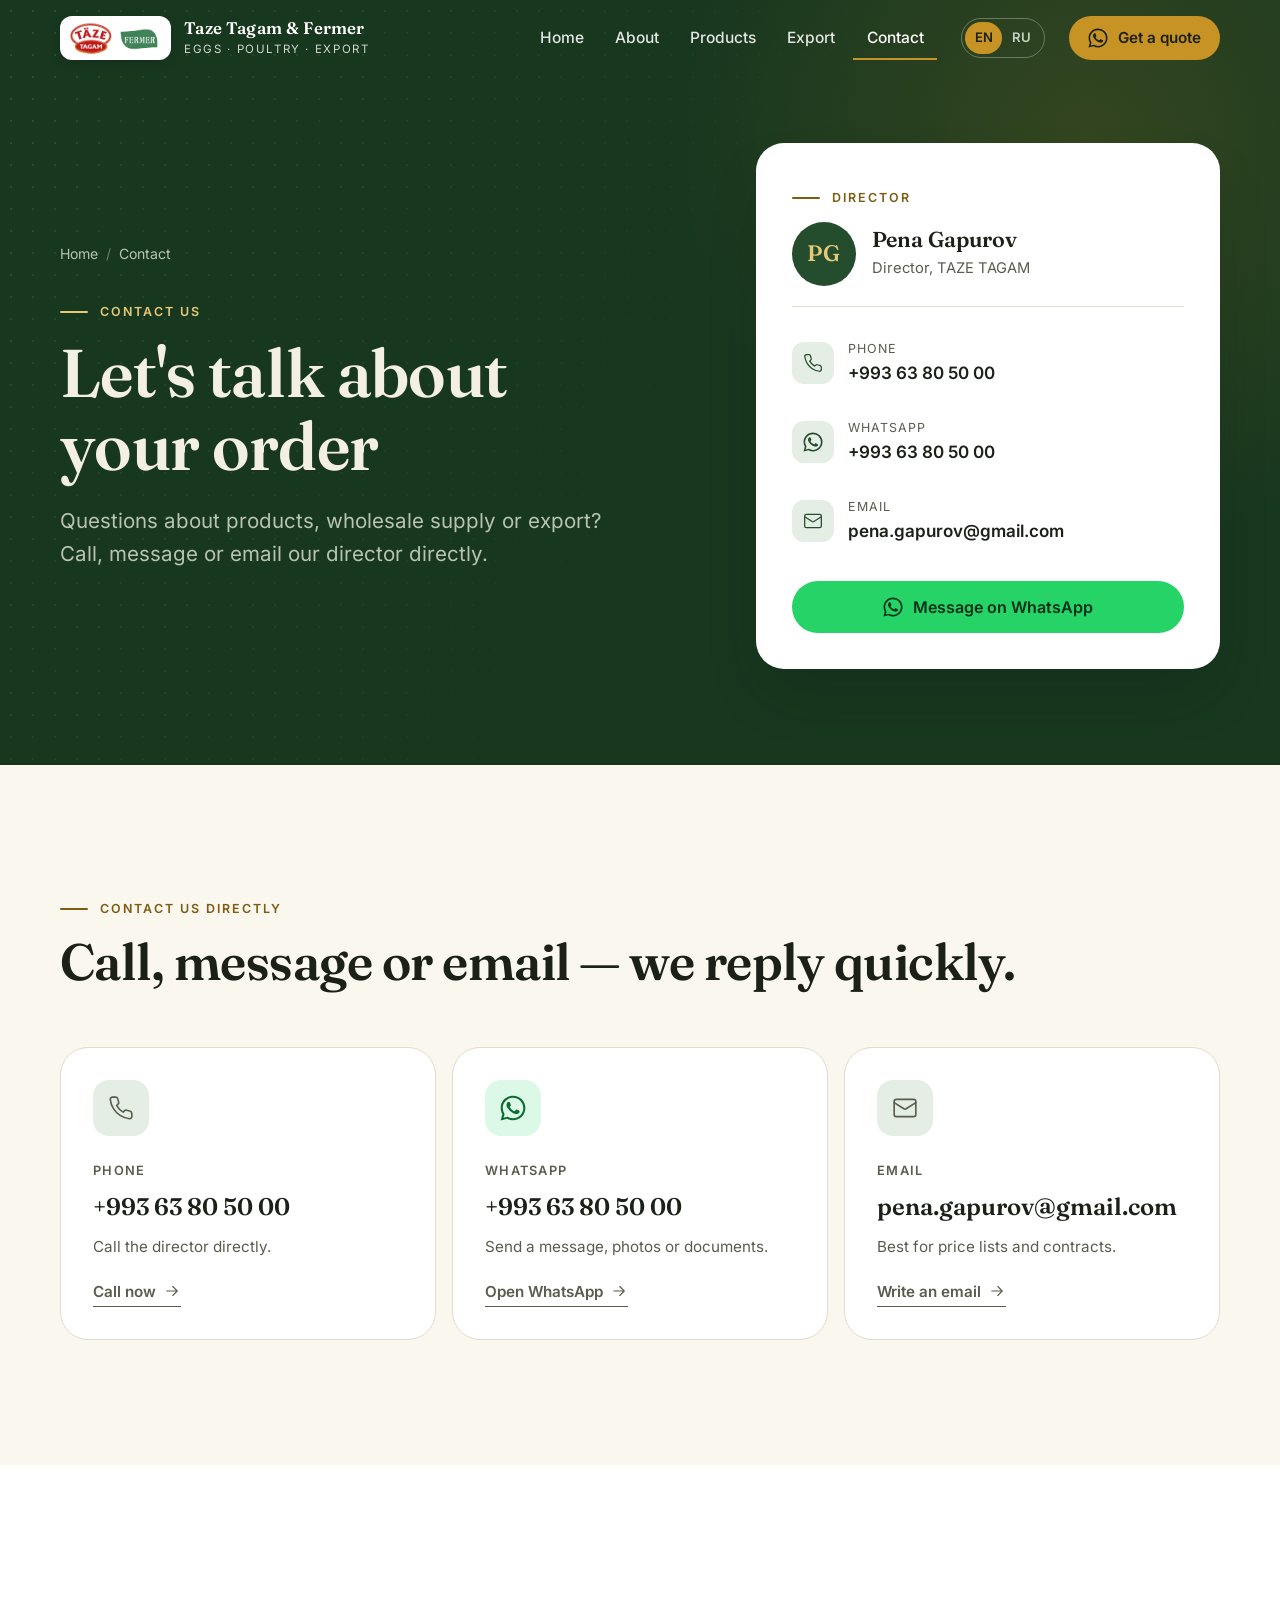
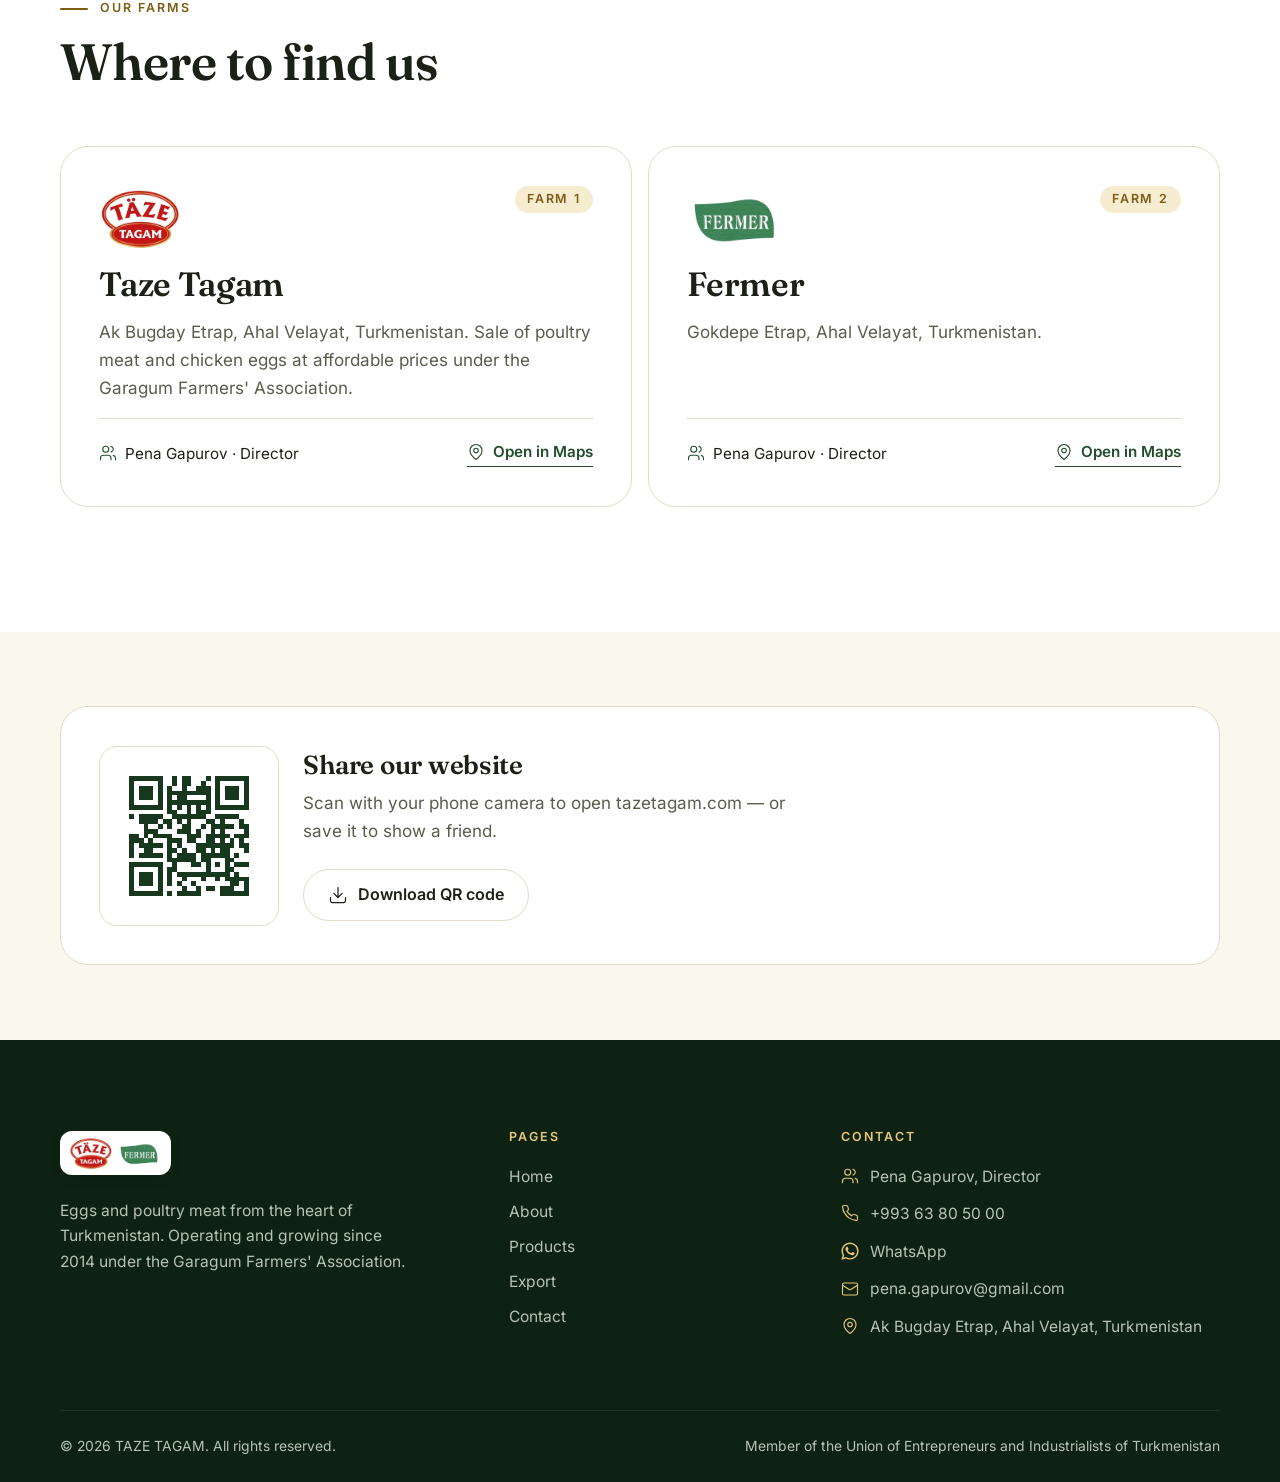
<file: contact/index.html>
<!DOCTYPE html>
<html lang="en">
<head>
<meta charset="UTF-8">
<meta name="viewport" content="width=device-width, initial-scale=1">
<title>Contact — TAZE TAGAM</title>
<meta name="description" content="Contact TAZE TAGAM in Ahal Velayat, Turkmenistan — speak directly to director Pena Gapurov about wholesale supply and export orders.">
<meta name="theme-color" content="#18371f">
<link rel="canonical" href="https://www.tazetagam.com/contact/">
<link rel="alternate" hreflang="en" href="https://www.tazetagam.com/contact/">
<link rel="alternate" hreflang="ru" href="https://www.tazetagam.com/ru/contact/">
<link rel="alternate" hreflang="x-default" href="https://www.tazetagam.com/contact/">
<meta property="og:type" content="website">
<meta property="og:site_name" content="TAZE TAGAM">
<meta property="og:title" content="Contact — TAZE TAGAM">
<meta property="og:description" content="Contact TAZE TAGAM in Ahal Velayat, Turkmenistan — speak directly to director Pena Gapurov about wholesale supply and export orders.">
<meta property="og:url" content="https://www.tazetagam.com/contact/">
<meta property="og:image" content="https://www.tazetagam.com/static/img/og-image.jpg">
<meta property="og:image:width" content="1200">
<meta property="og:image:height" content="630">
<meta property="og:locale" content="en_US">
<meta name="twitter:card" content="summary_large_image">
<meta name="twitter:title" content="Contact — TAZE TAGAM">
<meta name="twitter:description" content="Contact TAZE TAGAM in Ahal Velayat, Turkmenistan — speak directly to director Pena Gapurov about wholesale supply and export orders.">
<meta name="twitter:image" content="https://www.tazetagam.com/static/img/og-image.jpg">
<link rel="icon" href="../static/favicon.ico" sizes="any">
<link rel="icon" type="image/png" sizes="32x32" href="../static/favicon-32.png">
<link rel="icon" type="image/png" sizes="16x16" href="../static/favicon-16.png">
<link rel="apple-touch-icon" sizes="180x180" href="../static/apple-touch-icon.png">
<link rel="preload" href="../static/fonts/fraunces-latin.woff2" as="font" type="font/woff2" crossorigin>
<link rel="preload" href="../static/fonts/inter-latin.woff2" as="font" type="font/woff2" crossorigin>
<link rel="stylesheet" href="../static/css/site.css?v=2">
<script type="application/ld+json">{"@context": "https://schema.org", "@type": "BreadcrumbList", "itemListElement": [{"@type": "ListItem", "position": 1, "name": "Home", "item": "https://www.tazetagam.com/"}, {"@type": "ListItem", "position": 2, "name": "Contact", "item": "https://www.tazetagam.com/contact/"}]}</script>
<script type="application/ld+json">{"@context": "https://schema.org", "@type": "Organization", "@id": "https://www.tazetagam.com/#org", "name": "TAZE TAGAM", "url": "https://www.tazetagam.com/", "logo": "https://www.tazetagam.com/static/img/logo.webp", "image": "https://www.tazetagam.com/static/img/og-image.jpg", "description": "Large-scale egg production and premium poultry meat from Ahal Velayat, Turkmenistan. Exporting to Dubai, Qatar and Afghanistan. Operating since 2014.", "foundingDate": "2014", "telephone": "+99363805000", "email": "pena.gapurov@gmail.com", "address": {"@type": "PostalAddress", "addressRegion": "Ahal Velayat", "addressCountry": "TM"}, "areaServed": ["TM", "AE", "QA", "AF"], "memberOf": {"@type": "Organization", "name": "Union of Entrepreneurs and Industrialists of Turkmenistan"}, "founder": {"@type": "Person", "name": "Pena Gapurov", "jobTitle": "Director"}, "contactPoint": {"@type": "ContactPoint", "telephone": "+99363805000", "email": "pena.gapurov@gmail.com", "contactType": "sales", "availableLanguage": ["Turkmen", "Russian", "English"]}, "subOrganization": [{"@type": "LocalBusiness", "name": "Taze Tagam", "telephone": "+99363805000", "address": {"@type": "PostalAddress", "addressLocality": "Ak Bugday Etrap", "addressRegion": "Ahal Velayat", "addressCountry": "TM"}}, {"@type": "LocalBusiness", "name": "Fermer", "telephone": "+99363805000", "address": {"@type": "PostalAddress", "addressLocality": "Gokdepe Etrap", "addressRegion": "Ahal Velayat", "addressCountry": "TM"}}]}</script>
</head>
<body>
<a class="skip-link" href="#main">Skip to content</a>
<header class="site-header">
  <div class="container">
    <a class="brand" href="../" aria-label="TAZE TAGAM — Home">
      <span class="brand-badge"><img src="../static/img/logo.webp" alt="Täze Tagam logo" width="201" height="160"><img src="../static/img/logo2.webp" alt="Fermer logo" width="488" height="324"></span>
      <span class="brand-text"><strong>Taze Tagam &amp; Fermer</strong><span>Eggs · Poultry · Export</span></span>
    </a>
    <nav class="nav" aria-label="Main navigation"><ul><li><a href="../">Home</a></li><li><a href="../about/">About</a></li><li><a href="../products/">Products</a></li><li><a href="../export/">Export</a></li><li><a href="../contact/" aria-current="page">Contact</a></li></ul></nav>
    <div class="lang" role="group" aria-label="Language / Язык"><a href="../contact/" hreflang="en" lang="en" aria-current="true">EN</a><a href="../ru/contact/" hreflang="ru" lang="ru">RU</a></div>
    <a class="btn btn--gold header-cta" href="https://wa.me/99363805000?text=Hello%21%20I%27m%20interested%20in%20TAZE%20TAGAM%20products.%20Please%20send%20me%20a%20quote." target="_blank" rel="noopener"><svg viewBox="0 0 24 24" fill="none" stroke="currentColor" stroke-width="1.5" stroke-linecap="round" stroke-linejoin="round" aria-hidden="true" focusable="false"><path fill="currentColor" stroke="none" d="M17.47 14.38c-.3-.15-1.76-.87-2.03-.97-.27-.1-.47-.15-.67.15-.2.3-.77.97-.94 1.17-.17.2-.35.22-.64.07-.3-.15-1.26-.46-2.4-1.48-.89-.79-1.49-1.77-1.66-2.07-.17-.3-.02-.46.13-.61.13-.13.3-.35.45-.52.15-.17.2-.3.3-.5.1-.2.05-.37-.02-.52-.08-.15-.67-1.61-.92-2.2-.24-.58-.49-.5-.67-.51l-.57-.01c-.2 0-.52.07-.79.37-.27.3-1.04 1.02-1.04 2.48s1.07 2.88 1.21 3.07c.15.2 2.1 3.2 5.08 4.49.71.31 1.26.49 1.69.63.71.23 1.36.2 1.87.12.57-.09 1.76-.72 2-1.41.25-.7.25-1.29.17-1.41-.07-.12-.27-.2-.57-.35zM12.04 21.5h-.01a9.45 9.45 0 0 1-4.82-1.32l-.35-.21-3.58.94.96-3.49-.23-.36a9.43 9.43 0 0 1-1.45-5.03c0-5.22 4.25-9.47 9.48-9.47 2.53 0 4.9.99 6.7 2.78a9.4 9.4 0 0 1 2.77 6.7c0 5.23-4.25 9.47-9.47 9.47zm8.06-17.53A11.32 11.32 0 0 0 12.04.63C5.76.63.66 5.73.66 12c0 2 .52 3.96 1.52 5.69L.57 23.5l5.95-1.56a11.36 11.36 0 0 0 5.52 1.4h.01c6.27 0 11.38-5.1 11.38-11.37 0-3.04-1.18-5.9-3.33-8.05z"/></svg>Get a quote</a>
    <button class="menu-toggle" type="button" aria-expanded="false" aria-controls="mobile-menu" aria-label="Open menu"><svg viewBox="0 0 24 24" fill="none" stroke="currentColor" stroke-width="1.5" stroke-linecap="round" stroke-linejoin="round" aria-hidden="true" focusable="false"><path d="M4 7h16M4 12h16M4 17h16"/></svg></button>
  </div>
</header>
<div class="mobile-menu" id="mobile-menu" aria-hidden="true" inert>
  <div class="mobile-menu__top">
    <a class="brand" href="../" aria-label="TAZE TAGAM"><span class="brand-badge"><img src="../static/img/logo.webp" alt="Täze Tagam logo" width="201" height="160"><img src="../static/img/logo2.webp" alt="Fermer logo" width="488" height="324"></span></a>
    <button class="menu-toggle menu-close" type="button" aria-label="Close menu"><svg viewBox="0 0 24 24" fill="none" stroke="currentColor" stroke-width="1.5" stroke-linecap="round" stroke-linejoin="round" aria-hidden="true" focusable="false"><path d="M18 6 6 18M6 6l12 12"/></svg></button>
  </div>
  <nav aria-label="Main navigation"><a href="../">Home</a><a href="../about/">About</a><a href="../products/">Products</a><a href="../export/">Export</a><a href="../contact/" aria-current="page">Contact</a></nav>
  <div class="lang" role="group" aria-label="Language / Язык"><a href="../contact/" hreflang="en" lang="en" aria-current="true">EN</a><a href="../ru/contact/" hreflang="ru" lang="ru">RU</a></div>
  <div class="mobile-menu__foot">
    <a class="btn btn--wa" href="https://wa.me/99363805000?text=Hello%21%20I%27m%20interested%20in%20TAZE%20TAGAM%20products.%20Please%20send%20me%20a%20quote." target="_blank" rel="noopener"><svg viewBox="0 0 24 24" fill="none" stroke="currentColor" stroke-width="1.5" stroke-linecap="round" stroke-linejoin="round" aria-hidden="true" focusable="false"><path fill="currentColor" stroke="none" d="M17.47 14.38c-.3-.15-1.76-.87-2.03-.97-.27-.1-.47-.15-.67.15-.2.3-.77.97-.94 1.17-.17.2-.35.22-.64.07-.3-.15-1.26-.46-2.4-1.48-.89-.79-1.49-1.77-1.66-2.07-.17-.3-.02-.46.13-.61.13-.13.3-.35.45-.52.15-.17.2-.3.3-.5.1-.2.05-.37-.02-.52-.08-.15-.67-1.61-.92-2.2-.24-.58-.49-.5-.67-.51l-.57-.01c-.2 0-.52.07-.79.37-.27.3-1.04 1.02-1.04 2.48s1.07 2.88 1.21 3.07c.15.2 2.1 3.2 5.08 4.49.71.31 1.26.49 1.69.63.71.23 1.36.2 1.87.12.57-.09 1.76-.72 2-1.41.25-.7.25-1.29.17-1.41-.07-.12-.27-.2-.57-.35zM12.04 21.5h-.01a9.45 9.45 0 0 1-4.82-1.32l-.35-.21-3.58.94.96-3.49-.23-.36a9.43 9.43 0 0 1-1.45-5.03c0-5.22 4.25-9.47 9.48-9.47 2.53 0 4.9.99 6.7 2.78a9.4 9.4 0 0 1 2.77 6.7c0 5.23-4.25 9.47-9.47 9.47zm8.06-17.53A11.32 11.32 0 0 0 12.04.63C5.76.63.66 5.73.66 12c0 2 .52 3.96 1.52 5.69L.57 23.5l5.95-1.56a11.36 11.36 0 0 0 5.52 1.4h.01c6.27 0 11.38-5.1 11.38-11.37 0-3.04-1.18-5.9-3.33-8.05z"/></svg>WhatsApp</a>
    <a class="btn btn--ghost-light" href="tel:+99363805000"><svg viewBox="0 0 24 24" fill="none" stroke="currentColor" stroke-width="1.5" stroke-linecap="round" stroke-linejoin="round" aria-hidden="true" focusable="false"><path d="M22 16.9v3a2 2 0 0 1-2.2 2 19.8 19.8 0 0 1-8.6-3.1 19.5 19.5 0 0 1-6-6A19.8 19.8 0 0 1 2.1 4.2 2 2 0 0 1 4.1 2h3a2 2 0 0 1 2 1.7c.1.9.4 1.8.7 2.7a2 2 0 0 1-.5 2.1L8 9.8a16 16 0 0 0 6 6l1.3-1.3a2 2 0 0 1 2.1-.4c.9.3 1.8.6 2.7.7a2 2 0 0 1 1.7 2z"/></svg>+993 63 80 50 00</a>
  </div>
</div>
<main id="main">
<section class="page-hero">
  <div class="container page-hero__grid">
    <div>
      <nav aria-label="Breadcrumb"><ol class="breadcrumb"><li><a href="../">Home</a></li><li aria-current="page">Contact</li></ol></nav>
      <span class="eyebrow">Contact us</span>
      <h1>Let's talk about your order</h1>
      <p class="lead">Questions about products, wholesale supply or export? Call, message or email our director directly.</p>
      
    </div>
    <div class="page-hero__media"><div class="contact-card">
  <span class="eyebrow" style="margin-bottom:1rem">Director</span>
  <div class="person"><span class="person__avatar" aria-hidden="true">PG</span><div><strong>Pena Gapurov</strong><span>Director, TAZE TAGAM</span></div></div>
  <div class="contact-lines">
    <a class="contact-line" href="tel:+99363805000"><span class="contact-line__icon"><svg viewBox="0 0 24 24" fill="none" stroke="currentColor" stroke-width="1.5" stroke-linecap="round" stroke-linejoin="round" aria-hidden="true" focusable="false"><path d="M22 16.9v3a2 2 0 0 1-2.2 2 19.8 19.8 0 0 1-8.6-3.1 19.5 19.5 0 0 1-6-6A19.8 19.8 0 0 1 2.1 4.2 2 2 0 0 1 4.1 2h3a2 2 0 0 1 2 1.7c.1.9.4 1.8.7 2.7a2 2 0 0 1-.5 2.1L8 9.8a16 16 0 0 0 6 6l1.3-1.3a2 2 0 0 1 2.1-.4c.9.3 1.8.6 2.7.7a2 2 0 0 1 1.7 2z"/></svg></span><span><small>Phone</small><b>+993 63 80 50 00</b></span></a>
    <a class="contact-line" href="https://wa.me/99363805000?text=Hello%21%20I%27m%20interested%20in%20TAZE%20TAGAM%20products.%20Please%20send%20me%20a%20quote." target="_blank" rel="noopener"><span class="contact-line__icon"><svg viewBox="0 0 24 24" fill="none" stroke="currentColor" stroke-width="1.5" stroke-linecap="round" stroke-linejoin="round" aria-hidden="true" focusable="false"><path fill="currentColor" stroke="none" d="M17.47 14.38c-.3-.15-1.76-.87-2.03-.97-.27-.1-.47-.15-.67.15-.2.3-.77.97-.94 1.17-.17.2-.35.22-.64.07-.3-.15-1.26-.46-2.4-1.48-.89-.79-1.49-1.77-1.66-2.07-.17-.3-.02-.46.13-.61.13-.13.3-.35.45-.52.15-.17.2-.3.3-.5.1-.2.05-.37-.02-.52-.08-.15-.67-1.61-.92-2.2-.24-.58-.49-.5-.67-.51l-.57-.01c-.2 0-.52.07-.79.37-.27.3-1.04 1.02-1.04 2.48s1.07 2.88 1.21 3.07c.15.2 2.1 3.2 5.08 4.49.71.31 1.26.49 1.69.63.71.23 1.36.2 1.87.12.57-.09 1.76-.72 2-1.41.25-.7.25-1.29.17-1.41-.07-.12-.27-.2-.57-.35zM12.04 21.5h-.01a9.45 9.45 0 0 1-4.82-1.32l-.35-.21-3.58.94.96-3.49-.23-.36a9.43 9.43 0 0 1-1.45-5.03c0-5.22 4.25-9.47 9.48-9.47 2.53 0 4.9.99 6.7 2.78a9.4 9.4 0 0 1 2.77 6.7c0 5.23-4.25 9.47-9.47 9.47zm8.06-17.53A11.32 11.32 0 0 0 12.04.63C5.76.63.66 5.73.66 12c0 2 .52 3.96 1.52 5.69L.57 23.5l5.95-1.56a11.36 11.36 0 0 0 5.52 1.4h.01c6.27 0 11.38-5.1 11.38-11.37 0-3.04-1.18-5.9-3.33-8.05z"/></svg></span><span><small>WhatsApp</small><b>+993 63 80 50 00</b></span></a>
    <a class="contact-line" href="mailto:pena.gapurov@gmail.com"><span class="contact-line__icon"><svg viewBox="0 0 24 24" fill="none" stroke="currentColor" stroke-width="1.5" stroke-linecap="round" stroke-linejoin="round" aria-hidden="true" focusable="false"><rect x="2" y="4" width="20" height="16" rx="2"/><path d="m22 7-8.97 5.7a1.94 1.94 0 0 1-2.06 0L2 7"/></svg></span><span><small>Email</small><b>pena.gapurov@gmail.com</b></span></a>
  </div>
  <div class="btn-row"><a class="btn btn--wa" href="https://wa.me/99363805000?text=Hello%21%20I%27m%20interested%20in%20TAZE%20TAGAM%20products.%20Please%20send%20me%20a%20quote." target="_blank" rel="noopener"><svg viewBox="0 0 24 24" fill="none" stroke="currentColor" stroke-width="1.5" stroke-linecap="round" stroke-linejoin="round" aria-hidden="true" focusable="false"><path fill="currentColor" stroke="none" d="M17.47 14.38c-.3-.15-1.76-.87-2.03-.97-.27-.1-.47-.15-.67.15-.2.3-.77.97-.94 1.17-.17.2-.35.22-.64.07-.3-.15-1.26-.46-2.4-1.48-.89-.79-1.49-1.77-1.66-2.07-.17-.3-.02-.46.13-.61.13-.13.3-.35.45-.52.15-.17.2-.3.3-.5.1-.2.05-.37-.02-.52-.08-.15-.67-1.61-.92-2.2-.24-.58-.49-.5-.67-.51l-.57-.01c-.2 0-.52.07-.79.37-.27.3-1.04 1.02-1.04 2.48s1.07 2.88 1.21 3.07c.15.2 2.1 3.2 5.08 4.49.71.31 1.26.49 1.69.63.71.23 1.36.2 1.87.12.57-.09 1.76-.72 2-1.41.25-.7.25-1.29.17-1.41-.07-.12-.27-.2-.57-.35zM12.04 21.5h-.01a9.45 9.45 0 0 1-4.82-1.32l-.35-.21-3.58.94.96-3.49-.23-.36a9.43 9.43 0 0 1-1.45-5.03c0-5.22 4.25-9.47 9.48-9.47 2.53 0 4.9.99 6.7 2.78a9.4 9.4 0 0 1 2.77 6.7c0 5.23-4.25 9.47-9.47 9.47zm8.06-17.53A11.32 11.32 0 0 0 12.04.63C5.76.63.66 5.73.66 12c0 2 .52 3.96 1.52 5.69L.57 23.5l5.95-1.56a11.36 11.36 0 0 0 5.52 1.4h.01c6.27 0 11.38-5.1 11.38-11.37 0-3.04-1.18-5.9-3.33-8.05z"/></svg>Message on WhatsApp</a></div>
</div></div>
  </div>
</section>

<section class="section" aria-labelledby="m-title">
  <div class="container">
    <div class="section-head reveal"><div><span class="eyebrow">Contact us directly</span><h2 class="h2" id="m-title">Call, message or email — we reply quickly.</h2></div></div>
    <div class="grid grid--3"><a class="method reveal" href="tel:+99363805000"><span class="method__icon"><svg viewBox="0 0 24 24" fill="none" stroke="currentColor" stroke-width="1.5" stroke-linecap="round" stroke-linejoin="round" aria-hidden="true" focusable="false"><path d="M22 16.9v3a2 2 0 0 1-2.2 2 19.8 19.8 0 0 1-8.6-3.1 19.5 19.5 0 0 1-6-6A19.8 19.8 0 0 1 2.1 4.2 2 2 0 0 1 4.1 2h3a2 2 0 0 1 2 1.7c.1.9.4 1.8.7 2.7a2 2 0 0 1-.5 2.1L8 9.8a16 16 0 0 0 6 6l1.3-1.3a2 2 0 0 1 2.1-.4c.9.3 1.8.6 2.7.7a2 2 0 0 1 1.7 2z"/></svg></span><small>Phone</small><strong>+993 63 80 50 00</strong><span>Call the director directly.</span><span class="link-arrow">Call now<svg viewBox="0 0 24 24" fill="none" stroke="currentColor" stroke-width="1.5" stroke-linecap="round" stroke-linejoin="round" aria-hidden="true" focusable="false"><path d="M5 12h14M13 6l6 6-6 6"/></svg></span></a><a class="method method--wa reveal" href="https://wa.me/99363805000?text=Hello%21%20I%27m%20interested%20in%20TAZE%20TAGAM%20products.%20Please%20send%20me%20a%20quote." target="_blank" rel="noopener"><span class="method__icon"><svg viewBox="0 0 24 24" fill="none" stroke="currentColor" stroke-width="1.5" stroke-linecap="round" stroke-linejoin="round" aria-hidden="true" focusable="false"><path fill="currentColor" stroke="none" d="M17.47 14.38c-.3-.15-1.76-.87-2.03-.97-.27-.1-.47-.15-.67.15-.2.3-.77.97-.94 1.17-.17.2-.35.22-.64.07-.3-.15-1.26-.46-2.4-1.48-.89-.79-1.49-1.77-1.66-2.07-.17-.3-.02-.46.13-.61.13-.13.3-.35.45-.52.15-.17.2-.3.3-.5.1-.2.05-.37-.02-.52-.08-.15-.67-1.61-.92-2.2-.24-.58-.49-.5-.67-.51l-.57-.01c-.2 0-.52.07-.79.37-.27.3-1.04 1.02-1.04 2.48s1.07 2.88 1.21 3.07c.15.2 2.1 3.2 5.08 4.49.71.31 1.26.49 1.69.63.71.23 1.36.2 1.87.12.57-.09 1.76-.72 2-1.41.25-.7.25-1.29.17-1.41-.07-.12-.27-.2-.57-.35zM12.04 21.5h-.01a9.45 9.45 0 0 1-4.82-1.32l-.35-.21-3.58.94.96-3.49-.23-.36a9.43 9.43 0 0 1-1.45-5.03c0-5.22 4.25-9.47 9.48-9.47 2.53 0 4.9.99 6.7 2.78a9.4 9.4 0 0 1 2.77 6.7c0 5.23-4.25 9.47-9.47 9.47zm8.06-17.53A11.32 11.32 0 0 0 12.04.63C5.76.63.66 5.73.66 12c0 2 .52 3.96 1.52 5.69L.57 23.5l5.95-1.56a11.36 11.36 0 0 0 5.52 1.4h.01c6.27 0 11.38-5.1 11.38-11.37 0-3.04-1.18-5.9-3.33-8.05z"/></svg></span><small>WhatsApp</small><strong>+993 63 80 50 00</strong><span>Send a message, photos or documents.</span><span class="link-arrow">Open WhatsApp<svg viewBox="0 0 24 24" fill="none" stroke="currentColor" stroke-width="1.5" stroke-linecap="round" stroke-linejoin="round" aria-hidden="true" focusable="false"><path d="M5 12h14M13 6l6 6-6 6"/></svg></span></a><a class="method reveal" href="mailto:pena.gapurov@gmail.com"><span class="method__icon"><svg viewBox="0 0 24 24" fill="none" stroke="currentColor" stroke-width="1.5" stroke-linecap="round" stroke-linejoin="round" aria-hidden="true" focusable="false"><rect x="2" y="4" width="20" height="16" rx="2"/><path d="m22 7-8.97 5.7a1.94 1.94 0 0 1-2.06 0L2 7"/></svg></span><small>Email</small><strong>pena.gapurov@gmail.com</strong><span>Best for price lists and contracts.</span><span class="link-arrow">Write an email<svg viewBox="0 0 24 24" fill="none" stroke="currentColor" stroke-width="1.5" stroke-linecap="round" stroke-linejoin="round" aria-hidden="true" focusable="false"><path d="M5 12h14M13 6l6 6-6 6"/></svg></span></a></div>
  </div>
</section>
<section class="section section--white" aria-labelledby="f-title">
  <div class="container">
    <div class="section-head reveal"><div><span class="eyebrow">Our farms</span><h2 class="h2" id="f-title">Where to find us</h2></div></div>
    <div class="grid grid--2"><article class="farm reveal"><div class="farm__top"><img class="farm__logo" src="../static/img/logo.webp" alt="Taze Tagam" width="201" height="160" loading="lazy"><span class="farm__no">Farm 1</span></div><h3>Taze Tagam</h3><p>Ak Bugday Etrap, Ahal Velayat, Turkmenistan. Sale of poultry meat and chicken eggs at affordable prices under the Garagum Farmers' Association.</p><div class="farm__meta"><span><svg viewBox="0 0 24 24" fill="none" stroke="currentColor" stroke-width="1.5" stroke-linecap="round" stroke-linejoin="round" aria-hidden="true" focusable="false"><path d="M16 21v-2a4 4 0 0 0-4-4H6a4 4 0 0 0-4 4v2M22 21v-2a4 4 0 0 0-3-3.87M16 3.13a4 4 0 0 1 0 7.75"/><circle cx="9" cy="7" r="4"/></svg>Pena Gapurov · Director</span><a class="link-arrow" href="https://www.google.com/maps/search/?api=1&query=Ak%20Bugday%20Etrap%2C%20Ahal%2C%20Turkmenistan" target="_blank" rel="noopener"><svg viewBox="0 0 24 24" fill="none" stroke="currentColor" stroke-width="1.5" stroke-linecap="round" stroke-linejoin="round" aria-hidden="true" focusable="false"><path d="M20 10c0 6-8 12-8 12s-8-6-8-12a8 8 0 0 1 16 0Z"/><circle cx="12" cy="10" r="3"/></svg>Open in Maps</a></div></article><article class="farm reveal"><div class="farm__top"><img class="farm__logo" src="../static/img/logo2.webp" alt="Fermer" width="488" height="324" loading="lazy"><span class="farm__no">Farm 2</span></div><h3>Fermer</h3><p>Gokdepe Etrap, Ahal Velayat, Turkmenistan.</p><div class="farm__meta"><span><svg viewBox="0 0 24 24" fill="none" stroke="currentColor" stroke-width="1.5" stroke-linecap="round" stroke-linejoin="round" aria-hidden="true" focusable="false"><path d="M16 21v-2a4 4 0 0 0-4-4H6a4 4 0 0 0-4 4v2M22 21v-2a4 4 0 0 0-3-3.87M16 3.13a4 4 0 0 1 0 7.75"/><circle cx="9" cy="7" r="4"/></svg>Pena Gapurov · Director</span><a class="link-arrow" href="https://www.google.com/maps/search/?api=1&query=Gokdepe%2C%20Ahal%2C%20Turkmenistan" target="_blank" rel="noopener"><svg viewBox="0 0 24 24" fill="none" stroke="currentColor" stroke-width="1.5" stroke-linecap="round" stroke-linejoin="round" aria-hidden="true" focusable="false"><path d="M20 10c0 6-8 12-8 12s-8-6-8-12a8 8 0 0 1 16 0Z"/><circle cx="12" cy="10" r="3"/></svg>Open in Maps</a></div></article></div>
  </div>
</section>
<section class="section section--tight" aria-labelledby="qr-title">
  <div class="container">
    <div class="qr-card reveal">
      <img src="../static/img/qr.png" alt="QR code for tazetagam.com" width="180" height="180" loading="lazy">
      <div>
        <h2 class="h3" id="qr-title" style="font-size:var(--fs-h3)">Share our website</h2>
        <p class="muted" style="margin-top:.6rem;max-width:32rem">Scan with your phone camera to open tazetagam.com — or save it to show a friend.</p>
        <div class="btn-row" style="margin-top:1.5rem"><a class="btn btn--ghost" href="../static/img/qr.png" download="tazetagam-qr.png"><svg viewBox="0 0 24 24" fill="none" stroke="currentColor" stroke-width="1.5" stroke-linecap="round" stroke-linejoin="round" aria-hidden="true" focusable="false"><path d="M21 15v4a2 2 0 0 1-2 2H5a2 2 0 0 1-2-2v-4M7 10l5 5 5-5M12 15V3"/></svg>Download QR code</a></div>
      </div>
    </div>
  </div>
</section>
</main>
<footer class="site-footer">
  <div class="container">
    <div class="footer-grid">
      <div class="footer-brand">
        <span class="brand-badge"><img src="../static/img/logo.webp" alt="Täze Tagam logo" width="201" height="160"><img src="../static/img/logo2.webp" alt="Fermer logo" width="488" height="324"></span>
        <p>Eggs and poultry meat from the heart of Turkmenistan. Operating and growing since 2014 under the Garagum Farmers' Association.</p>
      </div>
      <div>
        <h2>Pages</h2>
        <ul class="footer-links"><li><a href="../">Home</a></li><li><a href="../about/">About</a></li><li><a href="../products/">Products</a></li><li><a href="../export/">Export</a></li><li><a href="../contact/">Contact</a></li></ul>
      </div>
      <div>
        <h2>Contact</h2>
        <ul class="footer-contact">
          <li><svg viewBox="0 0 24 24" fill="none" stroke="currentColor" stroke-width="1.5" stroke-linecap="round" stroke-linejoin="round" aria-hidden="true" focusable="false"><path d="M16 21v-2a4 4 0 0 0-4-4H6a4 4 0 0 0-4 4v2M22 21v-2a4 4 0 0 0-3-3.87M16 3.13a4 4 0 0 1 0 7.75"/><circle cx="9" cy="7" r="4"/></svg><span>Pena Gapurov, Director</span></li>
          <li><svg viewBox="0 0 24 24" fill="none" stroke="currentColor" stroke-width="1.5" stroke-linecap="round" stroke-linejoin="round" aria-hidden="true" focusable="false"><path d="M22 16.9v3a2 2 0 0 1-2.2 2 19.8 19.8 0 0 1-8.6-3.1 19.5 19.5 0 0 1-6-6A19.8 19.8 0 0 1 2.1 4.2 2 2 0 0 1 4.1 2h3a2 2 0 0 1 2 1.7c.1.9.4 1.8.7 2.7a2 2 0 0 1-.5 2.1L8 9.8a16 16 0 0 0 6 6l1.3-1.3a2 2 0 0 1 2.1-.4c.9.3 1.8.6 2.7.7a2 2 0 0 1 1.7 2z"/></svg><a href="tel:+99363805000">+993 63 80 50 00</a></li>
          <li><svg viewBox="0 0 24 24" fill="none" stroke="currentColor" stroke-width="1.5" stroke-linecap="round" stroke-linejoin="round" aria-hidden="true" focusable="false"><path fill="currentColor" stroke="none" d="M17.47 14.38c-.3-.15-1.76-.87-2.03-.97-.27-.1-.47-.15-.67.15-.2.3-.77.97-.94 1.17-.17.2-.35.22-.64.07-.3-.15-1.26-.46-2.4-1.48-.89-.79-1.49-1.77-1.66-2.07-.17-.3-.02-.46.13-.61.13-.13.3-.35.45-.52.15-.17.2-.3.3-.5.1-.2.05-.37-.02-.52-.08-.15-.67-1.61-.92-2.2-.24-.58-.49-.5-.67-.51l-.57-.01c-.2 0-.52.07-.79.37-.27.3-1.04 1.02-1.04 2.48s1.07 2.88 1.21 3.07c.15.2 2.1 3.2 5.08 4.49.71.31 1.26.49 1.69.63.71.23 1.36.2 1.87.12.57-.09 1.76-.72 2-1.41.25-.7.25-1.29.17-1.41-.07-.12-.27-.2-.57-.35zM12.04 21.5h-.01a9.45 9.45 0 0 1-4.82-1.32l-.35-.21-3.58.94.96-3.49-.23-.36a9.43 9.43 0 0 1-1.45-5.03c0-5.22 4.25-9.47 9.48-9.47 2.53 0 4.9.99 6.7 2.78a9.4 9.4 0 0 1 2.77 6.7c0 5.23-4.25 9.47-9.47 9.47zm8.06-17.53A11.32 11.32 0 0 0 12.04.63C5.76.63.66 5.73.66 12c0 2 .52 3.96 1.52 5.69L.57 23.5l5.95-1.56a11.36 11.36 0 0 0 5.52 1.4h.01c6.27 0 11.38-5.1 11.38-11.37 0-3.04-1.18-5.9-3.33-8.05z"/></svg><a href="https://wa.me/99363805000?text=Hello%21%20I%27m%20interested%20in%20TAZE%20TAGAM%20products.%20Please%20send%20me%20a%20quote." target="_blank" rel="noopener">WhatsApp</a></li>
          <li><svg viewBox="0 0 24 24" fill="none" stroke="currentColor" stroke-width="1.5" stroke-linecap="round" stroke-linejoin="round" aria-hidden="true" focusable="false"><rect x="2" y="4" width="20" height="16" rx="2"/><path d="m22 7-8.97 5.7a1.94 1.94 0 0 1-2.06 0L2 7"/></svg><a href="mailto:pena.gapurov@gmail.com">pena.gapurov@gmail.com</a></li>
          <li><svg viewBox="0 0 24 24" fill="none" stroke="currentColor" stroke-width="1.5" stroke-linecap="round" stroke-linejoin="round" aria-hidden="true" focusable="false"><path d="M20 10c0 6-8 12-8 12s-8-6-8-12a8 8 0 0 1 16 0Z"/><circle cx="12" cy="10" r="3"/></svg><span>Ak Bugday Etrap, Ahal Velayat, Turkmenistan</span></li>
        </ul>
      </div>
    </div>
    <div class="footer-bottom">
      <span>© 2026 TAZE TAGAM. All rights reserved.</span>
      <span>Member of the Union of Entrepreneurs and Industrialists of Turkmenistan</span>
    </div>
  </div>
</footer>
<nav class="action-bar" aria-label="Contact">
  <a href="tel:+99363805000"><svg viewBox="0 0 24 24" fill="none" stroke="currentColor" stroke-width="1.5" stroke-linecap="round" stroke-linejoin="round" aria-hidden="true" focusable="false"><path d="M22 16.9v3a2 2 0 0 1-2.2 2 19.8 19.8 0 0 1-8.6-3.1 19.5 19.5 0 0 1-6-6A19.8 19.8 0 0 1 2.1 4.2 2 2 0 0 1 4.1 2h3a2 2 0 0 1 2 1.7c.1.9.4 1.8.7 2.7a2 2 0 0 1-.5 2.1L8 9.8a16 16 0 0 0 6 6l1.3-1.3a2 2 0 0 1 2.1-.4c.9.3 1.8.6 2.7.7a2 2 0 0 1 1.7 2z"/></svg>Call</a>
  <a class="is-wa" href="https://wa.me/99363805000?text=Hello%21%20I%27m%20interested%20in%20TAZE%20TAGAM%20products.%20Please%20send%20me%20a%20quote." target="_blank" rel="noopener"><svg viewBox="0 0 24 24" fill="none" stroke="currentColor" stroke-width="1.5" stroke-linecap="round" stroke-linejoin="round" aria-hidden="true" focusable="false"><path fill="currentColor" stroke="none" d="M17.47 14.38c-.3-.15-1.76-.87-2.03-.97-.27-.1-.47-.15-.67.15-.2.3-.77.97-.94 1.17-.17.2-.35.22-.64.07-.3-.15-1.26-.46-2.4-1.48-.89-.79-1.49-1.77-1.66-2.07-.17-.3-.02-.46.13-.61.13-.13.3-.35.45-.52.15-.17.2-.3.3-.5.1-.2.05-.37-.02-.52-.08-.15-.67-1.61-.92-2.2-.24-.58-.49-.5-.67-.51l-.57-.01c-.2 0-.52.07-.79.37-.27.3-1.04 1.02-1.04 2.48s1.07 2.88 1.21 3.07c.15.2 2.1 3.2 5.08 4.49.71.31 1.26.49 1.69.63.71.23 1.36.2 1.87.12.57-.09 1.76-.72 2-1.41.25-.7.25-1.29.17-1.41-.07-.12-.27-.2-.57-.35zM12.04 21.5h-.01a9.45 9.45 0 0 1-4.82-1.32l-.35-.21-3.58.94.96-3.49-.23-.36a9.43 9.43 0 0 1-1.45-5.03c0-5.22 4.25-9.47 9.48-9.47 2.53 0 4.9.99 6.7 2.78a9.4 9.4 0 0 1 2.77 6.7c0 5.23-4.25 9.47-9.47 9.47zm8.06-17.53A11.32 11.32 0 0 0 12.04.63C5.76.63.66 5.73.66 12c0 2 .52 3.96 1.52 5.69L.57 23.5l5.95-1.56a11.36 11.36 0 0 0 5.52 1.4h.01c6.27 0 11.38-5.1 11.38-11.37 0-3.04-1.18-5.9-3.33-8.05z"/></svg>WhatsApp</a>
  <a href="mailto:pena.gapurov@gmail.com"><svg viewBox="0 0 24 24" fill="none" stroke="currentColor" stroke-width="1.5" stroke-linecap="round" stroke-linejoin="round" aria-hidden="true" focusable="false"><rect x="2" y="4" width="20" height="16" rx="2"/><path d="m22 7-8.97 5.7a1.94 1.94 0 0 1-2.06 0L2 7"/></svg>Email</a>
</nav>
<a class="wa-float" href="https://wa.me/99363805000?text=Hello%21%20I%27m%20interested%20in%20TAZE%20TAGAM%20products.%20Please%20send%20me%20a%20quote." target="_blank" rel="noopener" aria-label="WhatsApp +993 63 80 50 00"><svg viewBox="0 0 24 24" fill="none" stroke="currentColor" stroke-width="1.5" stroke-linecap="round" stroke-linejoin="round" aria-hidden="true" focusable="false"><path fill="currentColor" stroke="none" d="M17.47 14.38c-.3-.15-1.76-.87-2.03-.97-.27-.1-.47-.15-.67.15-.2.3-.77.97-.94 1.17-.17.2-.35.22-.64.07-.3-.15-1.26-.46-2.4-1.48-.89-.79-1.49-1.77-1.66-2.07-.17-.3-.02-.46.13-.61.13-.13.3-.35.45-.52.15-.17.2-.3.3-.5.1-.2.05-.37-.02-.52-.08-.15-.67-1.61-.92-2.2-.24-.58-.49-.5-.67-.51l-.57-.01c-.2 0-.52.07-.79.37-.27.3-1.04 1.02-1.04 2.48s1.07 2.88 1.21 3.07c.15.2 2.1 3.2 5.08 4.49.71.31 1.26.49 1.69.63.71.23 1.36.2 1.87.12.57-.09 1.76-.72 2-1.41.25-.7.25-1.29.17-1.41-.07-.12-.27-.2-.57-.35zM12.04 21.5h-.01a9.45 9.45 0 0 1-4.82-1.32l-.35-.21-3.58.94.96-3.49-.23-.36a9.43 9.43 0 0 1-1.45-5.03c0-5.22 4.25-9.47 9.48-9.47 2.53 0 4.9.99 6.7 2.78a9.4 9.4 0 0 1 2.77 6.7c0 5.23-4.25 9.47-9.47 9.47zm8.06-17.53A11.32 11.32 0 0 0 12.04.63C5.76.63.66 5.73.66 12c0 2 .52 3.96 1.52 5.69L.57 23.5l5.95-1.56a11.36 11.36 0 0 0 5.52 1.4h.01c6.27 0 11.38-5.1 11.38-11.37 0-3.04-1.18-5.9-3.33-8.05z"/></svg>WhatsApp</a>
<script src="../static/js/main.js?v=2" defer></script>
</body>
</html>
</file>
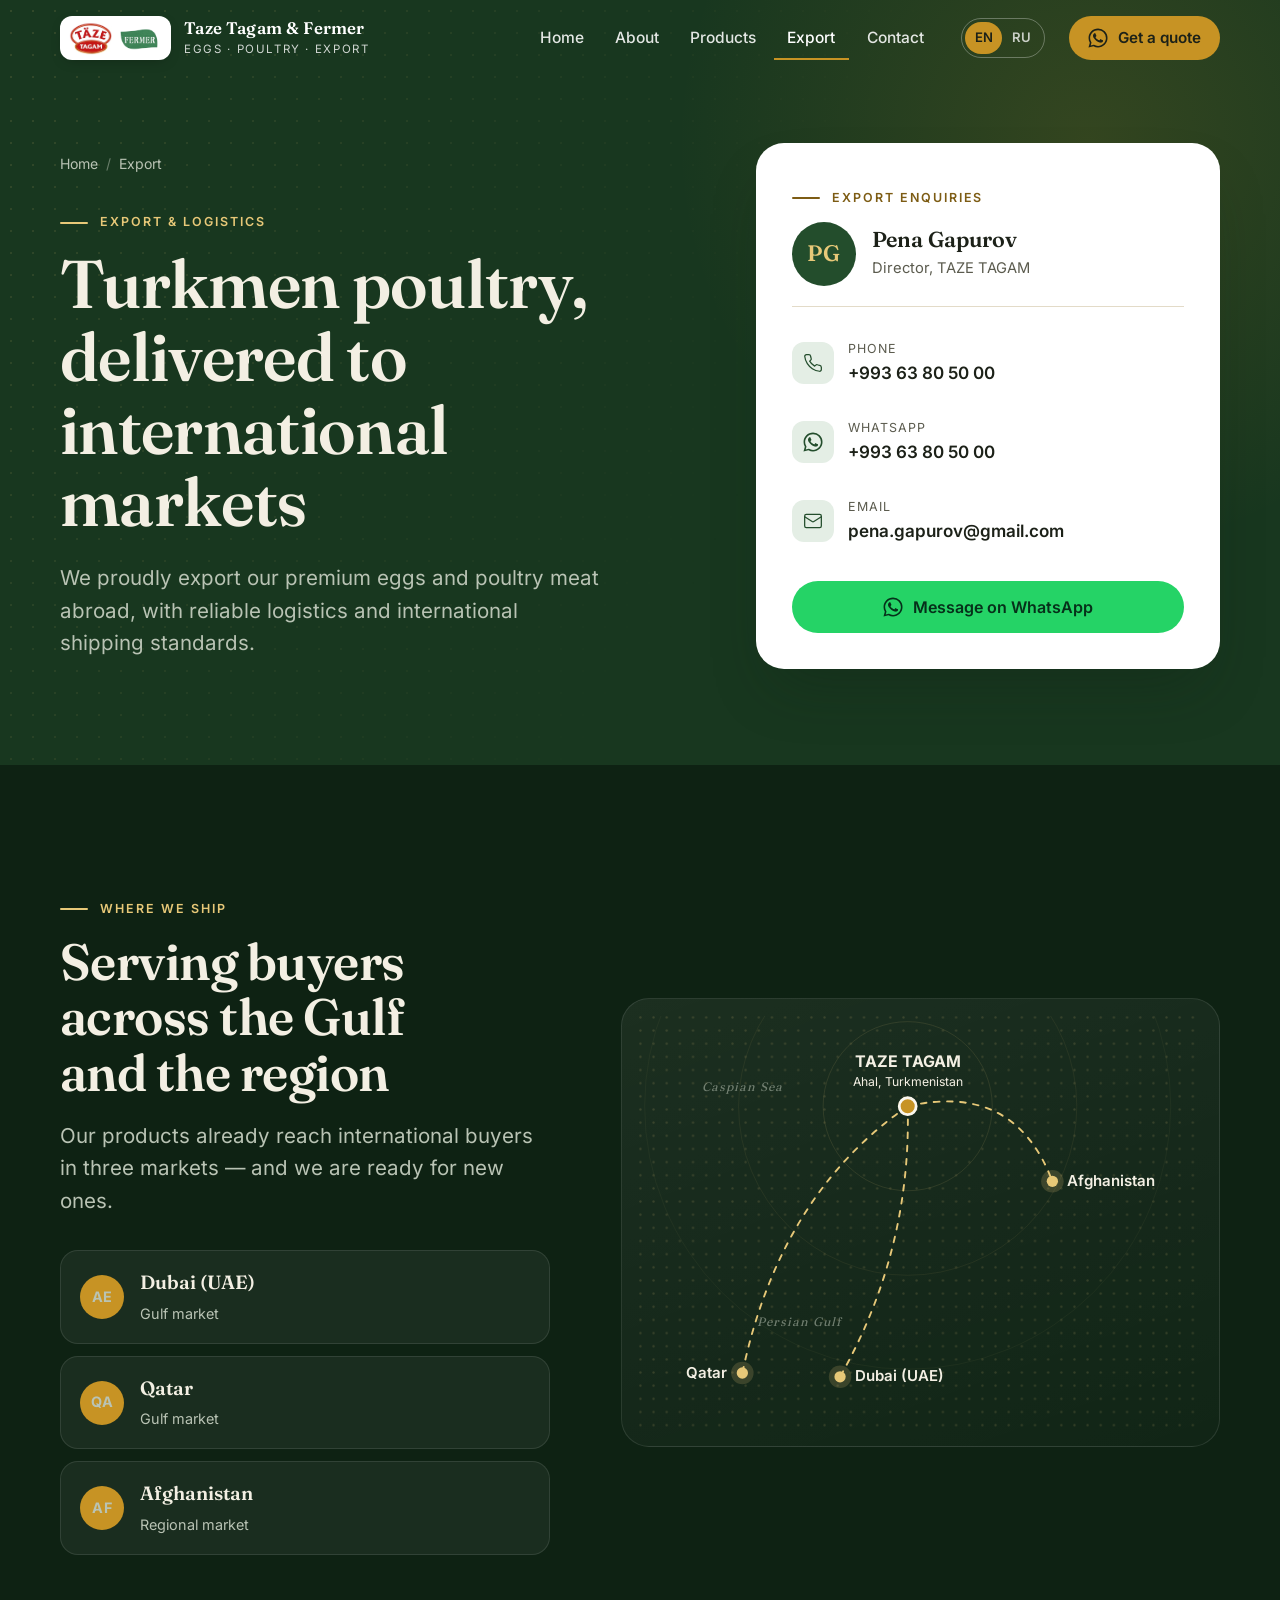
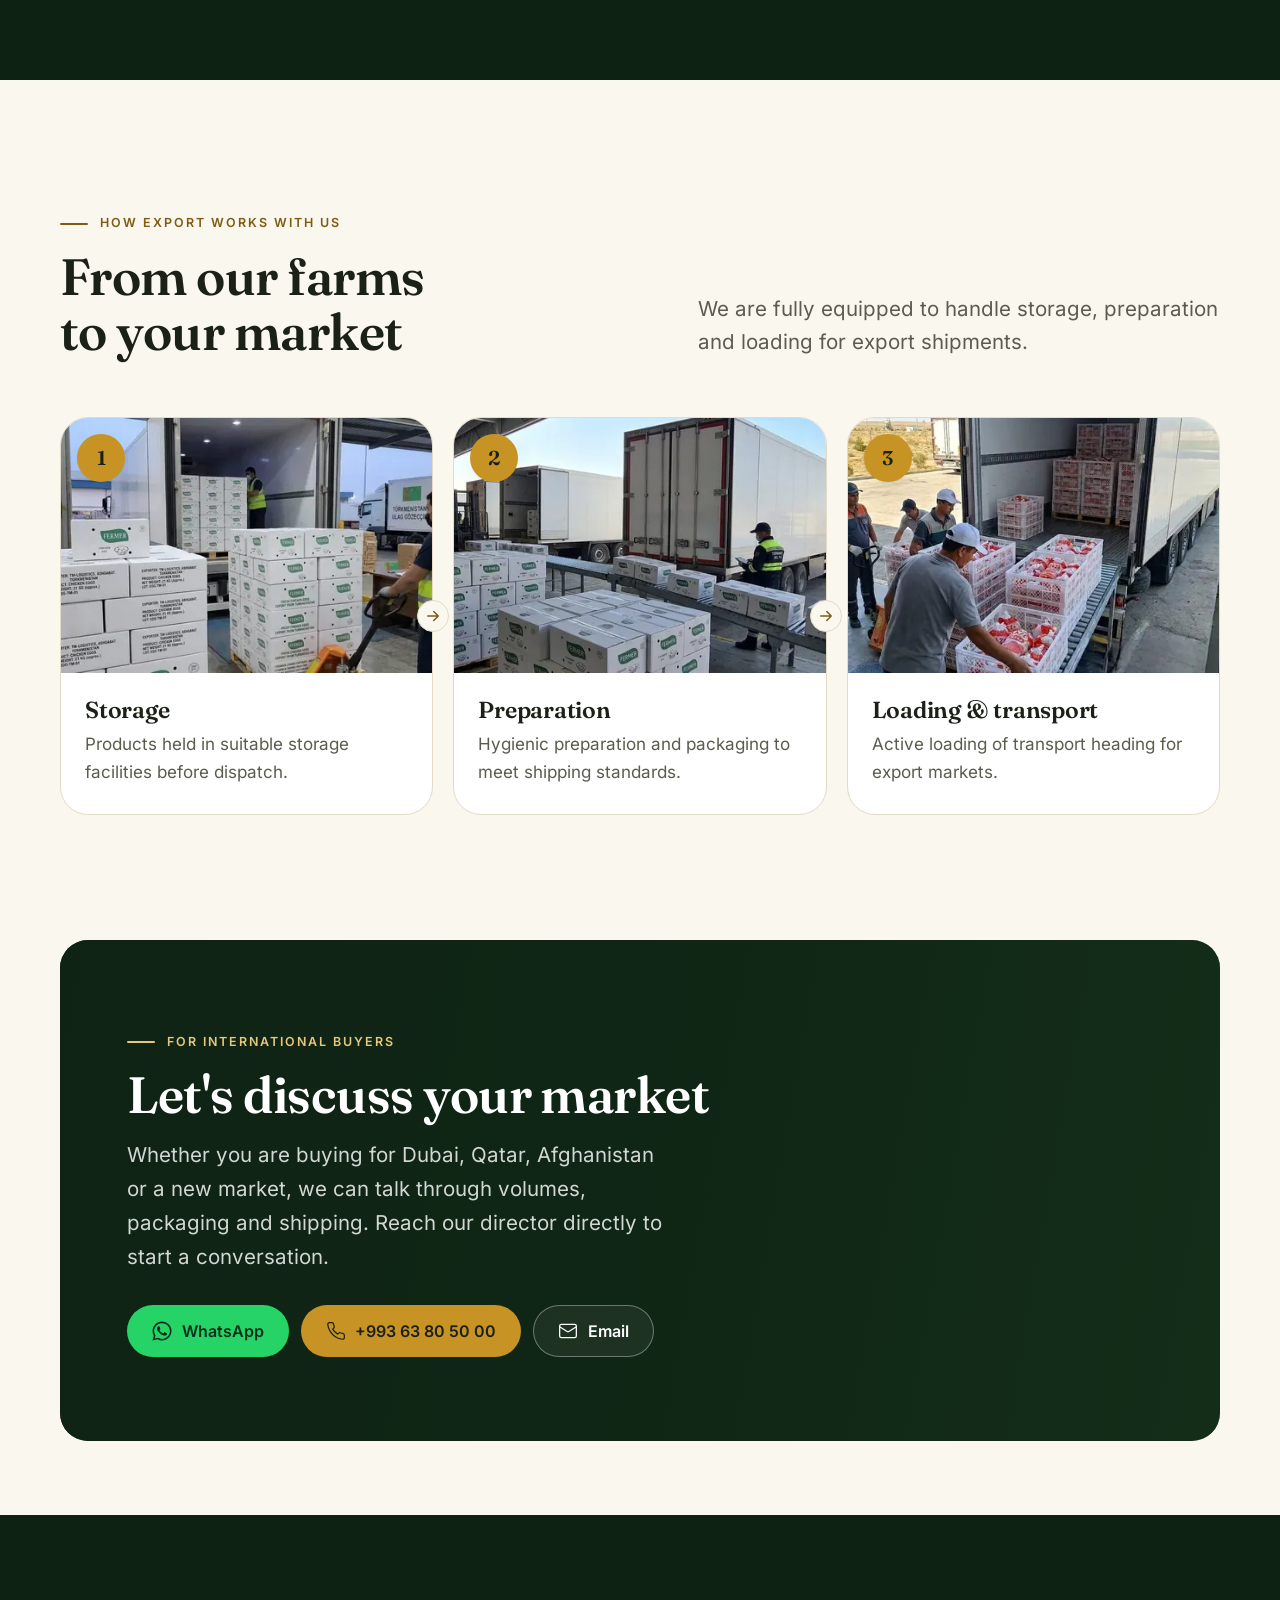
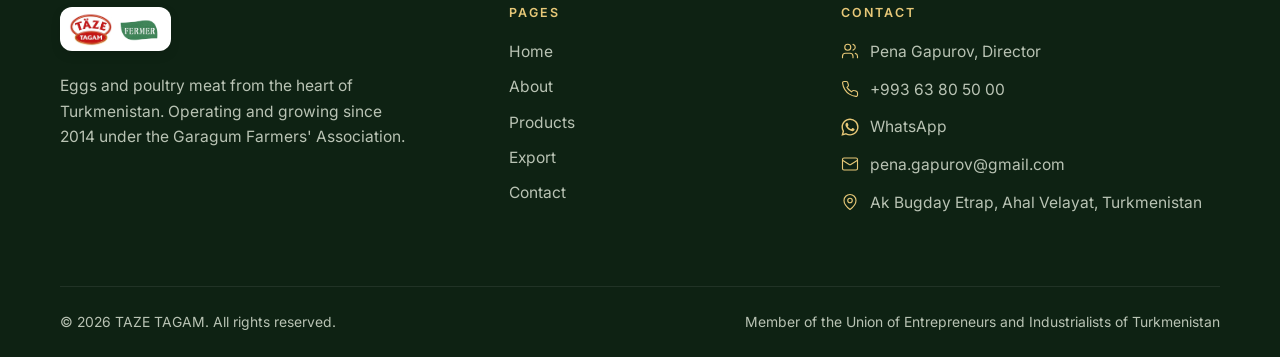
<file: export/index.html>
<!DOCTYPE html>
<html lang="en">
<head>
<meta charset="UTF-8">
<meta name="viewport" content="width=device-width, initial-scale=1">
<title>Export &amp; logistics — TAZE TAGAM</title>
<meta name="description" content="Export and logistics from TAZE TAGAM: eggs and poultry shipped from Turkmenistan to Dubai, Qatar and Afghanistan.">
<meta name="theme-color" content="#18371f">
<link rel="canonical" href="https://www.tazetagam.com/export/">
<link rel="alternate" hreflang="en" href="https://www.tazetagam.com/export/">
<link rel="alternate" hreflang="ru" href="https://www.tazetagam.com/ru/export/">
<link rel="alternate" hreflang="x-default" href="https://www.tazetagam.com/export/">
<meta property="og:type" content="website">
<meta property="og:site_name" content="TAZE TAGAM">
<meta property="og:title" content="Export &amp; logistics — TAZE TAGAM">
<meta property="og:description" content="Export and logistics from TAZE TAGAM: eggs and poultry shipped from Turkmenistan to Dubai, Qatar and Afghanistan.">
<meta property="og:url" content="https://www.tazetagam.com/export/">
<meta property="og:image" content="https://www.tazetagam.com/static/img/og-image.jpg">
<meta property="og:image:width" content="1200">
<meta property="og:image:height" content="630">
<meta property="og:locale" content="en_US">
<meta name="twitter:card" content="summary_large_image">
<meta name="twitter:title" content="Export &amp; logistics — TAZE TAGAM">
<meta name="twitter:description" content="Export and logistics from TAZE TAGAM: eggs and poultry shipped from Turkmenistan to Dubai, Qatar and Afghanistan.">
<meta name="twitter:image" content="https://www.tazetagam.com/static/img/og-image.jpg">
<link rel="icon" href="../static/favicon.ico" sizes="any">
<link rel="icon" type="image/png" sizes="32x32" href="../static/favicon-32.png">
<link rel="icon" type="image/png" sizes="16x16" href="../static/favicon-16.png">
<link rel="apple-touch-icon" sizes="180x180" href="../static/apple-touch-icon.png">
<link rel="preload" href="../static/fonts/fraunces-latin.woff2" as="font" type="font/woff2" crossorigin>
<link rel="preload" href="../static/fonts/inter-latin.woff2" as="font" type="font/woff2" crossorigin>
<link rel="stylesheet" href="../static/css/site.css?v=2">
<script type="application/ld+json">{"@context": "https://schema.org", "@type": "BreadcrumbList", "itemListElement": [{"@type": "ListItem", "position": 1, "name": "Home", "item": "https://www.tazetagam.com/"}, {"@type": "ListItem", "position": 2, "name": "Export", "item": "https://www.tazetagam.com/export/"}]}</script>
</head>
<body>
<a class="skip-link" href="#main">Skip to content</a>
<header class="site-header">
  <div class="container">
    <a class="brand" href="../" aria-label="TAZE TAGAM — Home">
      <span class="brand-badge"><img src="../static/img/logo.webp" alt="Täze Tagam logo" width="201" height="160"><img src="../static/img/logo2.webp" alt="Fermer logo" width="488" height="324"></span>
      <span class="brand-text"><strong>Taze Tagam &amp; Fermer</strong><span>Eggs · Poultry · Export</span></span>
    </a>
    <nav class="nav" aria-label="Main navigation"><ul><li><a href="../">Home</a></li><li><a href="../about/">About</a></li><li><a href="../products/">Products</a></li><li><a href="../export/" aria-current="page">Export</a></li><li><a href="../contact/">Contact</a></li></ul></nav>
    <div class="lang" role="group" aria-label="Language / Язык"><a href="../export/" hreflang="en" lang="en" aria-current="true">EN</a><a href="../ru/export/" hreflang="ru" lang="ru">RU</a></div>
    <a class="btn btn--gold header-cta" href="https://wa.me/99363805000?text=Hello%21%20I%27m%20interested%20in%20TAZE%20TAGAM%20products.%20Please%20send%20me%20a%20quote." target="_blank" rel="noopener"><svg viewBox="0 0 24 24" fill="none" stroke="currentColor" stroke-width="1.5" stroke-linecap="round" stroke-linejoin="round" aria-hidden="true" focusable="false"><path fill="currentColor" stroke="none" d="M17.47 14.38c-.3-.15-1.76-.87-2.03-.97-.27-.1-.47-.15-.67.15-.2.3-.77.97-.94 1.17-.17.2-.35.22-.64.07-.3-.15-1.26-.46-2.4-1.48-.89-.79-1.49-1.77-1.66-2.07-.17-.3-.02-.46.13-.61.13-.13.3-.35.45-.52.15-.17.2-.3.3-.5.1-.2.05-.37-.02-.52-.08-.15-.67-1.61-.92-2.2-.24-.58-.49-.5-.67-.51l-.57-.01c-.2 0-.52.07-.79.37-.27.3-1.04 1.02-1.04 2.48s1.07 2.88 1.21 3.07c.15.2 2.1 3.2 5.08 4.49.71.31 1.26.49 1.69.63.71.23 1.36.2 1.87.12.57-.09 1.76-.72 2-1.41.25-.7.25-1.29.17-1.41-.07-.12-.27-.2-.57-.35zM12.04 21.5h-.01a9.45 9.45 0 0 1-4.82-1.32l-.35-.21-3.58.94.96-3.49-.23-.36a9.43 9.43 0 0 1-1.45-5.03c0-5.22 4.25-9.47 9.48-9.47 2.53 0 4.9.99 6.7 2.78a9.4 9.4 0 0 1 2.77 6.7c0 5.23-4.25 9.47-9.47 9.47zm8.06-17.53A11.32 11.32 0 0 0 12.04.63C5.76.63.66 5.73.66 12c0 2 .52 3.96 1.52 5.69L.57 23.5l5.95-1.56a11.36 11.36 0 0 0 5.52 1.4h.01c6.27 0 11.38-5.1 11.38-11.37 0-3.04-1.18-5.9-3.33-8.05z"/></svg>Get a quote</a>
    <button class="menu-toggle" type="button" aria-expanded="false" aria-controls="mobile-menu" aria-label="Open menu"><svg viewBox="0 0 24 24" fill="none" stroke="currentColor" stroke-width="1.5" stroke-linecap="round" stroke-linejoin="round" aria-hidden="true" focusable="false"><path d="M4 7h16M4 12h16M4 17h16"/></svg></button>
  </div>
</header>
<div class="mobile-menu" id="mobile-menu" aria-hidden="true" inert>
  <div class="mobile-menu__top">
    <a class="brand" href="../" aria-label="TAZE TAGAM"><span class="brand-badge"><img src="../static/img/logo.webp" alt="Täze Tagam logo" width="201" height="160"><img src="../static/img/logo2.webp" alt="Fermer logo" width="488" height="324"></span></a>
    <button class="menu-toggle menu-close" type="button" aria-label="Close menu"><svg viewBox="0 0 24 24" fill="none" stroke="currentColor" stroke-width="1.5" stroke-linecap="round" stroke-linejoin="round" aria-hidden="true" focusable="false"><path d="M18 6 6 18M6 6l12 12"/></svg></button>
  </div>
  <nav aria-label="Main navigation"><a href="../">Home</a><a href="../about/">About</a><a href="../products/">Products</a><a href="../export/" aria-current="page">Export</a><a href="../contact/">Contact</a></nav>
  <div class="lang" role="group" aria-label="Language / Язык"><a href="../export/" hreflang="en" lang="en" aria-current="true">EN</a><a href="../ru/export/" hreflang="ru" lang="ru">RU</a></div>
  <div class="mobile-menu__foot">
    <a class="btn btn--wa" href="https://wa.me/99363805000?text=Hello%21%20I%27m%20interested%20in%20TAZE%20TAGAM%20products.%20Please%20send%20me%20a%20quote." target="_blank" rel="noopener"><svg viewBox="0 0 24 24" fill="none" stroke="currentColor" stroke-width="1.5" stroke-linecap="round" stroke-linejoin="round" aria-hidden="true" focusable="false"><path fill="currentColor" stroke="none" d="M17.47 14.38c-.3-.15-1.76-.87-2.03-.97-.27-.1-.47-.15-.67.15-.2.3-.77.97-.94 1.17-.17.2-.35.22-.64.07-.3-.15-1.26-.46-2.4-1.48-.89-.79-1.49-1.77-1.66-2.07-.17-.3-.02-.46.13-.61.13-.13.3-.35.45-.52.15-.17.2-.3.3-.5.1-.2.05-.37-.02-.52-.08-.15-.67-1.61-.92-2.2-.24-.58-.49-.5-.67-.51l-.57-.01c-.2 0-.52.07-.79.37-.27.3-1.04 1.02-1.04 2.48s1.07 2.88 1.21 3.07c.15.2 2.1 3.2 5.08 4.49.71.31 1.26.49 1.69.63.71.23 1.36.2 1.87.12.57-.09 1.76-.72 2-1.41.25-.7.25-1.29.17-1.41-.07-.12-.27-.2-.57-.35zM12.04 21.5h-.01a9.45 9.45 0 0 1-4.82-1.32l-.35-.21-3.58.94.96-3.49-.23-.36a9.43 9.43 0 0 1-1.45-5.03c0-5.22 4.25-9.47 9.48-9.47 2.53 0 4.9.99 6.7 2.78a9.4 9.4 0 0 1 2.77 6.7c0 5.23-4.25 9.47-9.47 9.47zm8.06-17.53A11.32 11.32 0 0 0 12.04.63C5.76.63.66 5.73.66 12c0 2 .52 3.96 1.52 5.69L.57 23.5l5.95-1.56a11.36 11.36 0 0 0 5.52 1.4h.01c6.27 0 11.38-5.1 11.38-11.37 0-3.04-1.18-5.9-3.33-8.05z"/></svg>WhatsApp</a>
    <a class="btn btn--ghost-light" href="tel:+99363805000"><svg viewBox="0 0 24 24" fill="none" stroke="currentColor" stroke-width="1.5" stroke-linecap="round" stroke-linejoin="round" aria-hidden="true" focusable="false"><path d="M22 16.9v3a2 2 0 0 1-2.2 2 19.8 19.8 0 0 1-8.6-3.1 19.5 19.5 0 0 1-6-6A19.8 19.8 0 0 1 2.1 4.2 2 2 0 0 1 4.1 2h3a2 2 0 0 1 2 1.7c.1.9.4 1.8.7 2.7a2 2 0 0 1-.5 2.1L8 9.8a16 16 0 0 0 6 6l1.3-1.3a2 2 0 0 1 2.1-.4c.9.3 1.8.6 2.7.7a2 2 0 0 1 1.7 2z"/></svg>+993 63 80 50 00</a>
  </div>
</div>
<main id="main">
<section class="page-hero">
  <div class="container page-hero__grid">
    <div>
      <nav aria-label="Breadcrumb"><ol class="breadcrumb"><li><a href="../">Home</a></li><li aria-current="page">Export</li></ol></nav>
      <span class="eyebrow">Export &amp; logistics</span>
      <h1>Turkmen poultry, delivered to international markets</h1>
      <p class="lead">We proudly export our premium eggs and poultry meat abroad, with reliable logistics and international shipping standards.</p>
      
    </div>
    <div class="page-hero__media"><div class="contact-card">
  <span class="eyebrow" style="margin-bottom:1rem">Export enquiries</span>
  <div class="person"><span class="person__avatar" aria-hidden="true">PG</span><div><strong>Pena Gapurov</strong><span>Director, TAZE TAGAM</span></div></div>
  <div class="contact-lines">
    <a class="contact-line" href="tel:+99363805000"><span class="contact-line__icon"><svg viewBox="0 0 24 24" fill="none" stroke="currentColor" stroke-width="1.5" stroke-linecap="round" stroke-linejoin="round" aria-hidden="true" focusable="false"><path d="M22 16.9v3a2 2 0 0 1-2.2 2 19.8 19.8 0 0 1-8.6-3.1 19.5 19.5 0 0 1-6-6A19.8 19.8 0 0 1 2.1 4.2 2 2 0 0 1 4.1 2h3a2 2 0 0 1 2 1.7c.1.9.4 1.8.7 2.7a2 2 0 0 1-.5 2.1L8 9.8a16 16 0 0 0 6 6l1.3-1.3a2 2 0 0 1 2.1-.4c.9.3 1.8.6 2.7.7a2 2 0 0 1 1.7 2z"/></svg></span><span><small>Phone</small><b>+993 63 80 50 00</b></span></a>
    <a class="contact-line" href="https://wa.me/99363805000?text=Hello%21%20I%27m%20an%20international%20buyer%20interested%20in%20importing%20TAZE%20TAGAM%20eggs%20/%20poultry%20meat." target="_blank" rel="noopener"><span class="contact-line__icon"><svg viewBox="0 0 24 24" fill="none" stroke="currentColor" stroke-width="1.5" stroke-linecap="round" stroke-linejoin="round" aria-hidden="true" focusable="false"><path fill="currentColor" stroke="none" d="M17.47 14.38c-.3-.15-1.76-.87-2.03-.97-.27-.1-.47-.15-.67.15-.2.3-.77.97-.94 1.17-.17.2-.35.22-.64.07-.3-.15-1.26-.46-2.4-1.48-.89-.79-1.49-1.77-1.66-2.07-.17-.3-.02-.46.13-.61.13-.13.3-.35.45-.52.15-.17.2-.3.3-.5.1-.2.05-.37-.02-.52-.08-.15-.67-1.61-.92-2.2-.24-.58-.49-.5-.67-.51l-.57-.01c-.2 0-.52.07-.79.37-.27.3-1.04 1.02-1.04 2.48s1.07 2.88 1.21 3.07c.15.2 2.1 3.2 5.08 4.49.71.31 1.26.49 1.69.63.71.23 1.36.2 1.87.12.57-.09 1.76-.72 2-1.41.25-.7.25-1.29.17-1.41-.07-.12-.27-.2-.57-.35zM12.04 21.5h-.01a9.45 9.45 0 0 1-4.82-1.32l-.35-.21-3.58.94.96-3.49-.23-.36a9.43 9.43 0 0 1-1.45-5.03c0-5.22 4.25-9.47 9.48-9.47 2.53 0 4.9.99 6.7 2.78a9.4 9.4 0 0 1 2.77 6.7c0 5.23-4.25 9.47-9.47 9.47zm8.06-17.53A11.32 11.32 0 0 0 12.04.63C5.76.63.66 5.73.66 12c0 2 .52 3.96 1.52 5.69L.57 23.5l5.95-1.56a11.36 11.36 0 0 0 5.52 1.4h.01c6.27 0 11.38-5.1 11.38-11.37 0-3.04-1.18-5.9-3.33-8.05z"/></svg></span><span><small>WhatsApp</small><b>+993 63 80 50 00</b></span></a>
    <a class="contact-line" href="mailto:pena.gapurov@gmail.com"><span class="contact-line__icon"><svg viewBox="0 0 24 24" fill="none" stroke="currentColor" stroke-width="1.5" stroke-linecap="round" stroke-linejoin="round" aria-hidden="true" focusable="false"><rect x="2" y="4" width="20" height="16" rx="2"/><path d="m22 7-8.97 5.7a1.94 1.94 0 0 1-2.06 0L2 7"/></svg></span><span><small>Email</small><b>pena.gapurov@gmail.com</b></span></a>
  </div>
  <div class="btn-row"><a class="btn btn--wa" href="https://wa.me/99363805000?text=Hello%21%20I%27m%20an%20international%20buyer%20interested%20in%20importing%20TAZE%20TAGAM%20eggs%20/%20poultry%20meat." target="_blank" rel="noopener"><svg viewBox="0 0 24 24" fill="none" stroke="currentColor" stroke-width="1.5" stroke-linecap="round" stroke-linejoin="round" aria-hidden="true" focusable="false"><path fill="currentColor" stroke="none" d="M17.47 14.38c-.3-.15-1.76-.87-2.03-.97-.27-.1-.47-.15-.67.15-.2.3-.77.97-.94 1.17-.17.2-.35.22-.64.07-.3-.15-1.26-.46-2.4-1.48-.89-.79-1.49-1.77-1.66-2.07-.17-.3-.02-.46.13-.61.13-.13.3-.35.45-.52.15-.17.2-.3.3-.5.1-.2.05-.37-.02-.52-.08-.15-.67-1.61-.92-2.2-.24-.58-.49-.5-.67-.51l-.57-.01c-.2 0-.52.07-.79.37-.27.3-1.04 1.02-1.04 2.48s1.07 2.88 1.21 3.07c.15.2 2.1 3.2 5.08 4.49.71.31 1.26.49 1.69.63.71.23 1.36.2 1.87.12.57-.09 1.76-.72 2-1.41.25-.7.25-1.29.17-1.41-.07-.12-.27-.2-.57-.35zM12.04 21.5h-.01a9.45 9.45 0 0 1-4.82-1.32l-.35-.21-3.58.94.96-3.49-.23-.36a9.43 9.43 0 0 1-1.45-5.03c0-5.22 4.25-9.47 9.48-9.47 2.53 0 4.9.99 6.7 2.78a9.4 9.4 0 0 1 2.77 6.7c0 5.23-4.25 9.47-9.47 9.47zm8.06-17.53A11.32 11.32 0 0 0 12.04.63C5.76.63.66 5.73.66 12c0 2 .52 3.96 1.52 5.69L.57 23.5l5.95-1.56a11.36 11.36 0 0 0 5.52 1.4h.01c6.27 0 11.38-5.1 11.38-11.37 0-3.04-1.18-5.9-3.33-8.05z"/></svg>Message on WhatsApp</a></div>
</div></div>
  </div>
</section>

<section class="section section--darker" aria-labelledby="where-title">
  <div class="container reach">
    <div class="reveal">
      <span class="eyebrow">Where we ship</span>
      <h2 class="h2" id="where-title">Serving buyers across the Gulf and the region</h2>
      <p class="lead" style="margin-top:1.25rem">Our products already reach international buyers in three markets — and we are ready for new ones.</p>
      <ul class="markets"><li class="market reveal"><span class="market__code" aria-hidden="true">AE</span><div><strong>Dubai (UAE)</strong><span>Gulf market</span></div></li><li class="market reveal"><span class="market__code" aria-hidden="true">QA</span><div><strong>Qatar</strong><span>Gulf market</span></div></li><li class="market reveal"><span class="market__code" aria-hidden="true">AF</span><div><strong>Afghanistan</strong><span>Regional market</span></div></li></ul>
    </div>
    <div class="map reveal">
<svg viewBox="0 0 600 440" role="img" aria-label="Map of export routes from Ahal, Turkmenistan to Dubai (UAE), Qatar and Afghanistan">
  <defs><pattern id="dots" width="14" height="14" patternUnits="userSpaceOnUse"><circle cx="1.5" cy="1.5" r="1.2" fill="rgba(231,200,120,.16)"/></pattern></defs>
  <rect width="600" height="440" fill="url(#dots)"/>
  <circle cx="286" cy="96" r="90" fill="none" stroke="rgba(231,200,120,.12)"/>
  <circle cx="286" cy="96" r="180" fill="none" stroke="rgba(231,200,120,.08)"/>
  <circle cx="286" cy="96" r="280" fill="none" stroke="rgba(231,200,120,.05)"/>
  <text class="sea" x="110" y="80" text-anchor="middle">Caspian Sea</text>
  <text class="sea" x="170" y="330" text-anchor="middle">Persian Gulf</text>
  <path class="route" d="M286 96 Q400 70 440 176"/><path class="route" d="M286 96 Q290 250 214 384"/><path class="route" d="M286 96 Q150 190 110 380"/>
  <circle cx="440" cy="176" r="12" fill="rgba(231,200,120,.18)"/><circle cx="440" cy="176" r="6" fill="#e7c878"/><text x="456" y="181" text-anchor="start" font-size="16" font-weight="600">Afghanistan</text><circle cx="214" cy="384" r="12" fill="rgba(231,200,120,.18)"/><circle cx="214" cy="384" r="6" fill="#e7c878"/><text x="230" y="389" text-anchor="start" font-size="16" font-weight="600">Dubai (UAE)</text><circle cx="110" cy="380" r="12" fill="rgba(231,200,120,.18)"/><circle cx="110" cy="380" r="6" fill="#e7c878"/><text x="94" y="385" text-anchor="end" font-size="16" font-weight="600">Qatar</text>
  <circle class="pulse" cx="286" cy="96" r="10" fill="#c79324"/>
  <circle cx="286" cy="96" r="9" fill="#c79324" stroke="#faf7ef" stroke-width="3"/>
  <text x="286" y="54" text-anchor="middle" font-size="17" font-weight="700">TAZE TAGAM</text>
  <text x="286" y="74" text-anchor="middle" font-size="13" fill="#b9c3b4">Ahal, Turkmenistan</text>
</svg>
</div>
  </div>
</section>
<section class="section" aria-labelledby="proc-title">
  <div class="container">
    <div class="section-head section-head--split reveal"><div><span class="eyebrow">How export works with us</span><h2 class="h2" id="proc-title">From our farms to your market</h2></div><p class="lead">We are fully equipped to handle storage, preparation and loading for export shipments.</p></div>
    <div class="steps"><article class="step reveal"><div class="step__media"><img src="../static/img/export3.webp" srcset="../static/img/sizes/export3-640.webp 640w, ../static/img/sizes/export3-1000.webp 1000w, ../static/img/export3.webp 1400w" sizes="(min-width:900px) 33vw, 100vw" alt="Boxed products stacked on pallets in the dispatch warehouse" width="1400" height="647" loading="lazy" decoding="async"><span class="step__num">1</span></div><div class="step__body"><h3>Storage</h3><p>Products held in suitable storage facilities before dispatch.</p></div></article><article class="step reveal"><div class="step__media"><img src="../static/img/export2.webp" srcset="../static/img/sizes/export2-640.webp 640w, ../static/img/sizes/export2-1000.webp 1000w, ../static/img/export2.webp 1400w" sizes="(min-width:900px) 33vw, 100vw" alt="Packed boxes moving along a conveyor to refrigerated trucks" width="1400" height="647" loading="lazy" decoding="async"><span class="step__num">2</span></div><div class="step__body"><h3>Preparation</h3><p>Hygienic preparation and packaging to meet shipping standards.</p></div></article><article class="step reveal"><div class="step__media"><img src="../static/img/export1.webp" srcset="../static/img/sizes/export1-480.webp 480w, ../static/img/sizes/export1-720.webp 720w, ../static/img/export1.webp 896w" sizes="(min-width:900px) 33vw, 100vw" alt="Workers loading boxes into a refrigerated truck" width="896" height="1182" loading="lazy" decoding="async"><span class="step__num">3</span></div><div class="step__body"><h3>Loading &amp; transport</h3><p>Active loading of transport heading for export markets.</p></div></article></div>
  </div>
</section>
<section class="section section--tight" style="padding-top:0" aria-labelledby="cta-title">
  <div class="container">
    <div class="cta-band reveal">
      <span class="eyebrow" style="color:var(--gold-300)">For international buyers</span>
      <h2 id="cta-title">Let's discuss your market</h2>
      <p>Whether you are buying for Dubai, Qatar, Afghanistan or a new market, we can talk through volumes, packaging and shipping. Reach our director directly to start a conversation.</p>
      <div class="btn-row"><a class="btn btn--wa" href="https://wa.me/99363805000?text=Hello%21%20I%27m%20an%20international%20buyer%20interested%20in%20importing%20TAZE%20TAGAM%20eggs%20/%20poultry%20meat." target="_blank" rel="noopener"><svg viewBox="0 0 24 24" fill="none" stroke="currentColor" stroke-width="1.5" stroke-linecap="round" stroke-linejoin="round" aria-hidden="true" focusable="false"><path fill="currentColor" stroke="none" d="M17.47 14.38c-.3-.15-1.76-.87-2.03-.97-.27-.1-.47-.15-.67.15-.2.3-.77.97-.94 1.17-.17.2-.35.22-.64.07-.3-.15-1.26-.46-2.4-1.48-.89-.79-1.49-1.77-1.66-2.07-.17-.3-.02-.46.13-.61.13-.13.3-.35.45-.52.15-.17.2-.3.3-.5.1-.2.05-.37-.02-.52-.08-.15-.67-1.61-.92-2.2-.24-.58-.49-.5-.67-.51l-.57-.01c-.2 0-.52.07-.79.37-.27.3-1.04 1.02-1.04 2.48s1.07 2.88 1.21 3.07c.15.2 2.1 3.2 5.08 4.49.71.31 1.26.49 1.69.63.71.23 1.36.2 1.87.12.57-.09 1.76-.72 2-1.41.25-.7.25-1.29.17-1.41-.07-.12-.27-.2-.57-.35zM12.04 21.5h-.01a9.45 9.45 0 0 1-4.82-1.32l-.35-.21-3.58.94.96-3.49-.23-.36a9.43 9.43 0 0 1-1.45-5.03c0-5.22 4.25-9.47 9.48-9.47 2.53 0 4.9.99 6.7 2.78a9.4 9.4 0 0 1 2.77 6.7c0 5.23-4.25 9.47-9.47 9.47zm8.06-17.53A11.32 11.32 0 0 0 12.04.63C5.76.63.66 5.73.66 12c0 2 .52 3.96 1.52 5.69L.57 23.5l5.95-1.56a11.36 11.36 0 0 0 5.52 1.4h.01c6.27 0 11.38-5.1 11.38-11.37 0-3.04-1.18-5.9-3.33-8.05z"/></svg>WhatsApp</a><a class="btn btn--gold" href="tel:+99363805000"><svg viewBox="0 0 24 24" fill="none" stroke="currentColor" stroke-width="1.5" stroke-linecap="round" stroke-linejoin="round" aria-hidden="true" focusable="false"><path d="M22 16.9v3a2 2 0 0 1-2.2 2 19.8 19.8 0 0 1-8.6-3.1 19.5 19.5 0 0 1-6-6A19.8 19.8 0 0 1 2.1 4.2 2 2 0 0 1 4.1 2h3a2 2 0 0 1 2 1.7c.1.9.4 1.8.7 2.7a2 2 0 0 1-.5 2.1L8 9.8a16 16 0 0 0 6 6l1.3-1.3a2 2 0 0 1 2.1-.4c.9.3 1.8.6 2.7.7a2 2 0 0 1 1.7 2z"/></svg>+993 63 80 50 00</a><a class="btn btn--ghost-light" href="mailto:pena.gapurov@gmail.com"><svg viewBox="0 0 24 24" fill="none" stroke="currentColor" stroke-width="1.5" stroke-linecap="round" stroke-linejoin="round" aria-hidden="true" focusable="false"><rect x="2" y="4" width="20" height="16" rx="2"/><path d="m22 7-8.97 5.7a1.94 1.94 0 0 1-2.06 0L2 7"/></svg>Email</a></div>
    </div>
  </div>
</section>
</main>
<footer class="site-footer">
  <div class="container">
    <div class="footer-grid">
      <div class="footer-brand">
        <span class="brand-badge"><img src="../static/img/logo.webp" alt="Täze Tagam logo" width="201" height="160"><img src="../static/img/logo2.webp" alt="Fermer logo" width="488" height="324"></span>
        <p>Eggs and poultry meat from the heart of Turkmenistan. Operating and growing since 2014 under the Garagum Farmers' Association.</p>
      </div>
      <div>
        <h2>Pages</h2>
        <ul class="footer-links"><li><a href="../">Home</a></li><li><a href="../about/">About</a></li><li><a href="../products/">Products</a></li><li><a href="../export/">Export</a></li><li><a href="../contact/">Contact</a></li></ul>
      </div>
      <div>
        <h2>Contact</h2>
        <ul class="footer-contact">
          <li><svg viewBox="0 0 24 24" fill="none" stroke="currentColor" stroke-width="1.5" stroke-linecap="round" stroke-linejoin="round" aria-hidden="true" focusable="false"><path d="M16 21v-2a4 4 0 0 0-4-4H6a4 4 0 0 0-4 4v2M22 21v-2a4 4 0 0 0-3-3.87M16 3.13a4 4 0 0 1 0 7.75"/><circle cx="9" cy="7" r="4"/></svg><span>Pena Gapurov, Director</span></li>
          <li><svg viewBox="0 0 24 24" fill="none" stroke="currentColor" stroke-width="1.5" stroke-linecap="round" stroke-linejoin="round" aria-hidden="true" focusable="false"><path d="M22 16.9v3a2 2 0 0 1-2.2 2 19.8 19.8 0 0 1-8.6-3.1 19.5 19.5 0 0 1-6-6A19.8 19.8 0 0 1 2.1 4.2 2 2 0 0 1 4.1 2h3a2 2 0 0 1 2 1.7c.1.9.4 1.8.7 2.7a2 2 0 0 1-.5 2.1L8 9.8a16 16 0 0 0 6 6l1.3-1.3a2 2 0 0 1 2.1-.4c.9.3 1.8.6 2.7.7a2 2 0 0 1 1.7 2z"/></svg><a href="tel:+99363805000">+993 63 80 50 00</a></li>
          <li><svg viewBox="0 0 24 24" fill="none" stroke="currentColor" stroke-width="1.5" stroke-linecap="round" stroke-linejoin="round" aria-hidden="true" focusable="false"><path fill="currentColor" stroke="none" d="M17.47 14.38c-.3-.15-1.76-.87-2.03-.97-.27-.1-.47-.15-.67.15-.2.3-.77.97-.94 1.17-.17.2-.35.22-.64.07-.3-.15-1.26-.46-2.4-1.48-.89-.79-1.49-1.77-1.66-2.07-.17-.3-.02-.46.13-.61.13-.13.3-.35.45-.52.15-.17.2-.3.3-.5.1-.2.05-.37-.02-.52-.08-.15-.67-1.61-.92-2.2-.24-.58-.49-.5-.67-.51l-.57-.01c-.2 0-.52.07-.79.37-.27.3-1.04 1.02-1.04 2.48s1.07 2.88 1.21 3.07c.15.2 2.1 3.2 5.08 4.49.71.31 1.26.49 1.69.63.71.23 1.36.2 1.87.12.57-.09 1.76-.72 2-1.41.25-.7.25-1.29.17-1.41-.07-.12-.27-.2-.57-.35zM12.04 21.5h-.01a9.45 9.45 0 0 1-4.82-1.32l-.35-.21-3.58.94.96-3.49-.23-.36a9.43 9.43 0 0 1-1.45-5.03c0-5.22 4.25-9.47 9.48-9.47 2.53 0 4.9.99 6.7 2.78a9.4 9.4 0 0 1 2.77 6.7c0 5.23-4.25 9.47-9.47 9.47zm8.06-17.53A11.32 11.32 0 0 0 12.04.63C5.76.63.66 5.73.66 12c0 2 .52 3.96 1.52 5.69L.57 23.5l5.95-1.56a11.36 11.36 0 0 0 5.52 1.4h.01c6.27 0 11.38-5.1 11.38-11.37 0-3.04-1.18-5.9-3.33-8.05z"/></svg><a href="https://wa.me/99363805000?text=Hello%21%20I%27m%20interested%20in%20TAZE%20TAGAM%20products.%20Please%20send%20me%20a%20quote." target="_blank" rel="noopener">WhatsApp</a></li>
          <li><svg viewBox="0 0 24 24" fill="none" stroke="currentColor" stroke-width="1.5" stroke-linecap="round" stroke-linejoin="round" aria-hidden="true" focusable="false"><rect x="2" y="4" width="20" height="16" rx="2"/><path d="m22 7-8.97 5.7a1.94 1.94 0 0 1-2.06 0L2 7"/></svg><a href="mailto:pena.gapurov@gmail.com">pena.gapurov@gmail.com</a></li>
          <li><svg viewBox="0 0 24 24" fill="none" stroke="currentColor" stroke-width="1.5" stroke-linecap="round" stroke-linejoin="round" aria-hidden="true" focusable="false"><path d="M20 10c0 6-8 12-8 12s-8-6-8-12a8 8 0 0 1 16 0Z"/><circle cx="12" cy="10" r="3"/></svg><span>Ak Bugday Etrap, Ahal Velayat, Turkmenistan</span></li>
        </ul>
      </div>
    </div>
    <div class="footer-bottom">
      <span>© 2026 TAZE TAGAM. All rights reserved.</span>
      <span>Member of the Union of Entrepreneurs and Industrialists of Turkmenistan</span>
    </div>
  </div>
</footer>
<nav class="action-bar" aria-label="Contact">
  <a href="tel:+99363805000"><svg viewBox="0 0 24 24" fill="none" stroke="currentColor" stroke-width="1.5" stroke-linecap="round" stroke-linejoin="round" aria-hidden="true" focusable="false"><path d="M22 16.9v3a2 2 0 0 1-2.2 2 19.8 19.8 0 0 1-8.6-3.1 19.5 19.5 0 0 1-6-6A19.8 19.8 0 0 1 2.1 4.2 2 2 0 0 1 4.1 2h3a2 2 0 0 1 2 1.7c.1.9.4 1.8.7 2.7a2 2 0 0 1-.5 2.1L8 9.8a16 16 0 0 0 6 6l1.3-1.3a2 2 0 0 1 2.1-.4c.9.3 1.8.6 2.7.7a2 2 0 0 1 1.7 2z"/></svg>Call</a>
  <a class="is-wa" href="https://wa.me/99363805000?text=Hello%21%20I%27m%20interested%20in%20TAZE%20TAGAM%20products.%20Please%20send%20me%20a%20quote." target="_blank" rel="noopener"><svg viewBox="0 0 24 24" fill="none" stroke="currentColor" stroke-width="1.5" stroke-linecap="round" stroke-linejoin="round" aria-hidden="true" focusable="false"><path fill="currentColor" stroke="none" d="M17.47 14.38c-.3-.15-1.76-.87-2.03-.97-.27-.1-.47-.15-.67.15-.2.3-.77.97-.94 1.17-.17.2-.35.22-.64.07-.3-.15-1.26-.46-2.4-1.48-.89-.79-1.49-1.77-1.66-2.07-.17-.3-.02-.46.13-.61.13-.13.3-.35.45-.52.15-.17.2-.3.3-.5.1-.2.05-.37-.02-.52-.08-.15-.67-1.61-.92-2.2-.24-.58-.49-.5-.67-.51l-.57-.01c-.2 0-.52.07-.79.37-.27.3-1.04 1.02-1.04 2.48s1.07 2.88 1.21 3.07c.15.2 2.1 3.2 5.08 4.49.71.31 1.26.49 1.69.63.71.23 1.36.2 1.87.12.57-.09 1.76-.72 2-1.41.25-.7.25-1.29.17-1.41-.07-.12-.27-.2-.57-.35zM12.04 21.5h-.01a9.45 9.45 0 0 1-4.82-1.32l-.35-.21-3.58.94.96-3.49-.23-.36a9.43 9.43 0 0 1-1.45-5.03c0-5.22 4.25-9.47 9.48-9.47 2.53 0 4.9.99 6.7 2.78a9.4 9.4 0 0 1 2.77 6.7c0 5.23-4.25 9.47-9.47 9.47zm8.06-17.53A11.32 11.32 0 0 0 12.04.63C5.76.63.66 5.73.66 12c0 2 .52 3.96 1.52 5.69L.57 23.5l5.95-1.56a11.36 11.36 0 0 0 5.52 1.4h.01c6.27 0 11.38-5.1 11.38-11.37 0-3.04-1.18-5.9-3.33-8.05z"/></svg>WhatsApp</a>
  <a href="mailto:pena.gapurov@gmail.com"><svg viewBox="0 0 24 24" fill="none" stroke="currentColor" stroke-width="1.5" stroke-linecap="round" stroke-linejoin="round" aria-hidden="true" focusable="false"><rect x="2" y="4" width="20" height="16" rx="2"/><path d="m22 7-8.97 5.7a1.94 1.94 0 0 1-2.06 0L2 7"/></svg>Email</a>
</nav>
<a class="wa-float" href="https://wa.me/99363805000?text=Hello%21%20I%27m%20interested%20in%20TAZE%20TAGAM%20products.%20Please%20send%20me%20a%20quote." target="_blank" rel="noopener" aria-label="WhatsApp +993 63 80 50 00"><svg viewBox="0 0 24 24" fill="none" stroke="currentColor" stroke-width="1.5" stroke-linecap="round" stroke-linejoin="round" aria-hidden="true" focusable="false"><path fill="currentColor" stroke="none" d="M17.47 14.38c-.3-.15-1.76-.87-2.03-.97-.27-.1-.47-.15-.67.15-.2.3-.77.97-.94 1.17-.17.2-.35.22-.64.07-.3-.15-1.26-.46-2.4-1.48-.89-.79-1.49-1.77-1.66-2.07-.17-.3-.02-.46.13-.61.13-.13.3-.35.45-.52.15-.17.2-.3.3-.5.1-.2.05-.37-.02-.52-.08-.15-.67-1.61-.92-2.2-.24-.58-.49-.5-.67-.51l-.57-.01c-.2 0-.52.07-.79.37-.27.3-1.04 1.02-1.04 2.48s1.07 2.88 1.21 3.07c.15.2 2.1 3.2 5.08 4.49.71.31 1.26.49 1.69.63.71.23 1.36.2 1.87.12.57-.09 1.76-.72 2-1.41.25-.7.25-1.29.17-1.41-.07-.12-.27-.2-.57-.35zM12.04 21.5h-.01a9.45 9.45 0 0 1-4.82-1.32l-.35-.21-3.58.94.96-3.49-.23-.36a9.43 9.43 0 0 1-1.45-5.03c0-5.22 4.25-9.47 9.48-9.47 2.53 0 4.9.99 6.7 2.78a9.4 9.4 0 0 1 2.77 6.7c0 5.23-4.25 9.47-9.47 9.47zm8.06-17.53A11.32 11.32 0 0 0 12.04.63C5.76.63.66 5.73.66 12c0 2 .52 3.96 1.52 5.69L.57 23.5l5.95-1.56a11.36 11.36 0 0 0 5.52 1.4h.01c6.27 0 11.38-5.1 11.38-11.37 0-3.04-1.18-5.9-3.33-8.05z"/></svg>WhatsApp</a>
<script src="../static/js/main.js?v=2" defer></script>
</body>
</html>
</file>
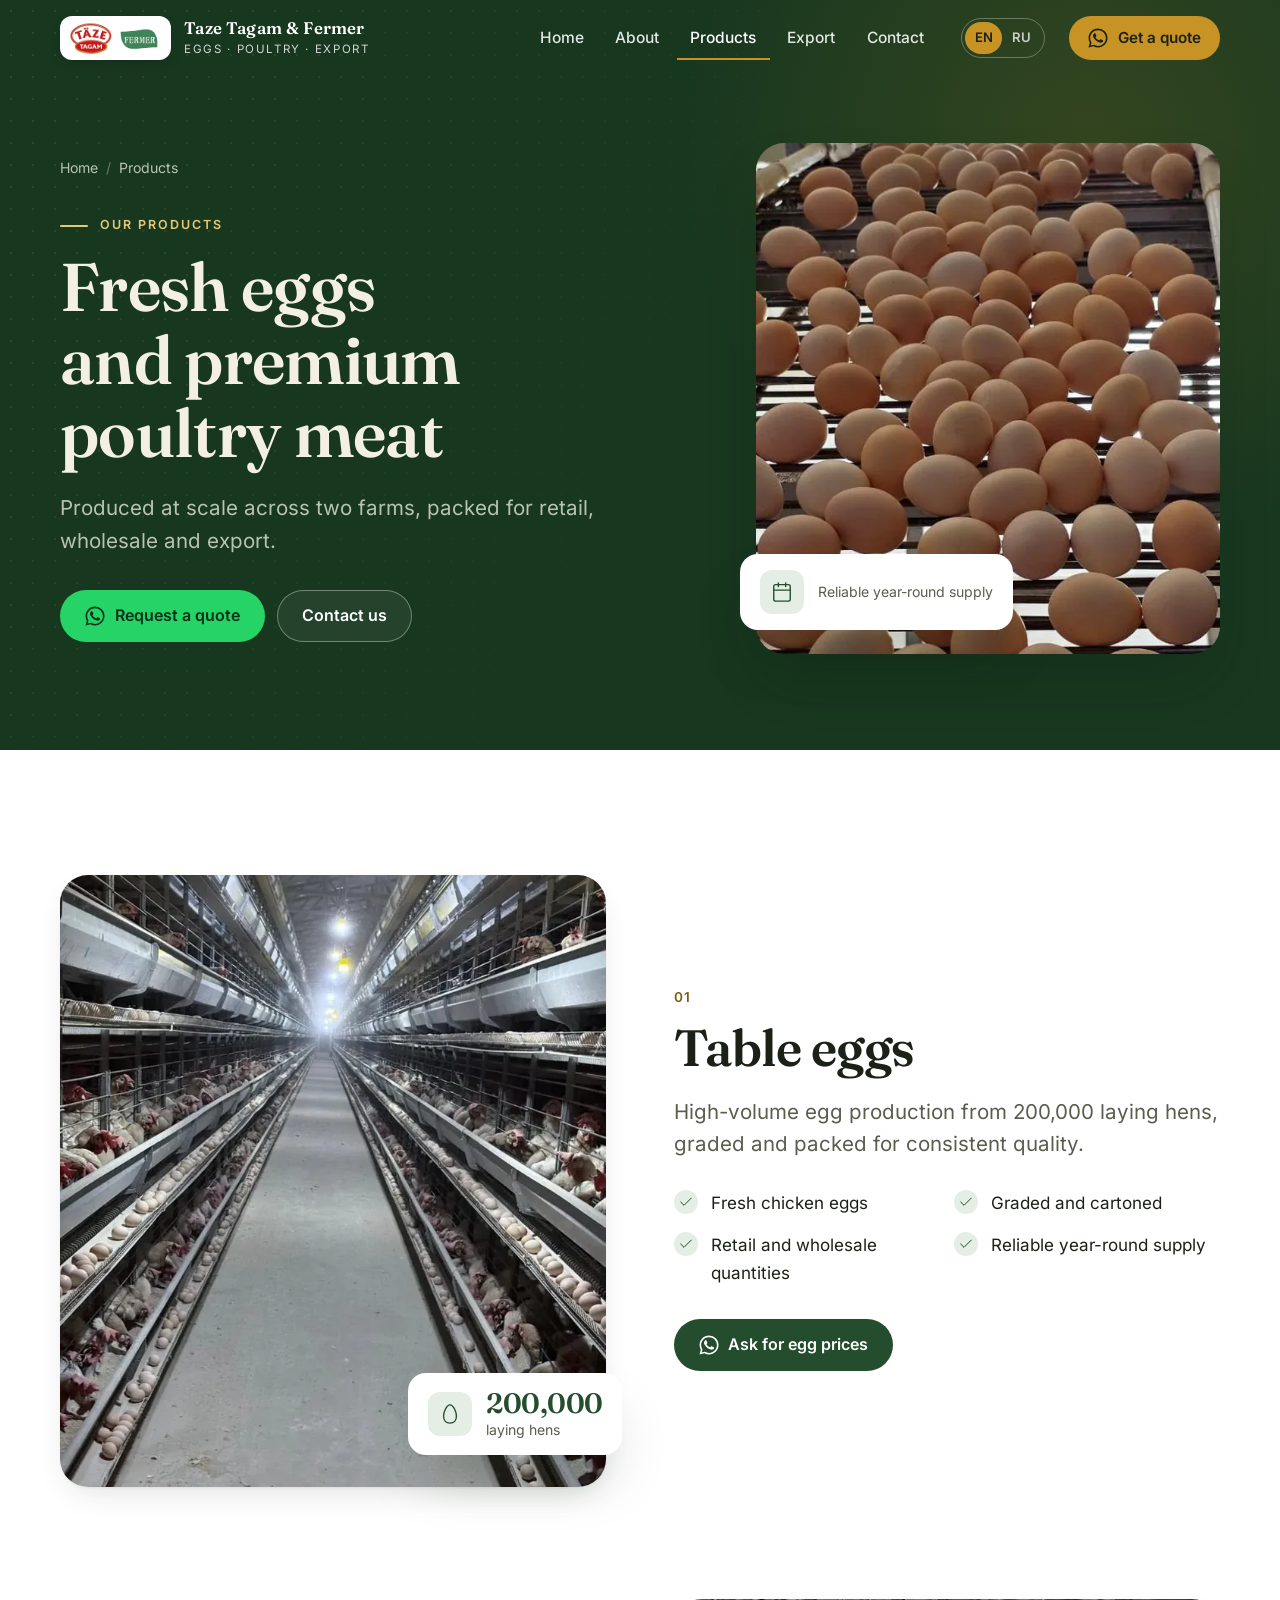
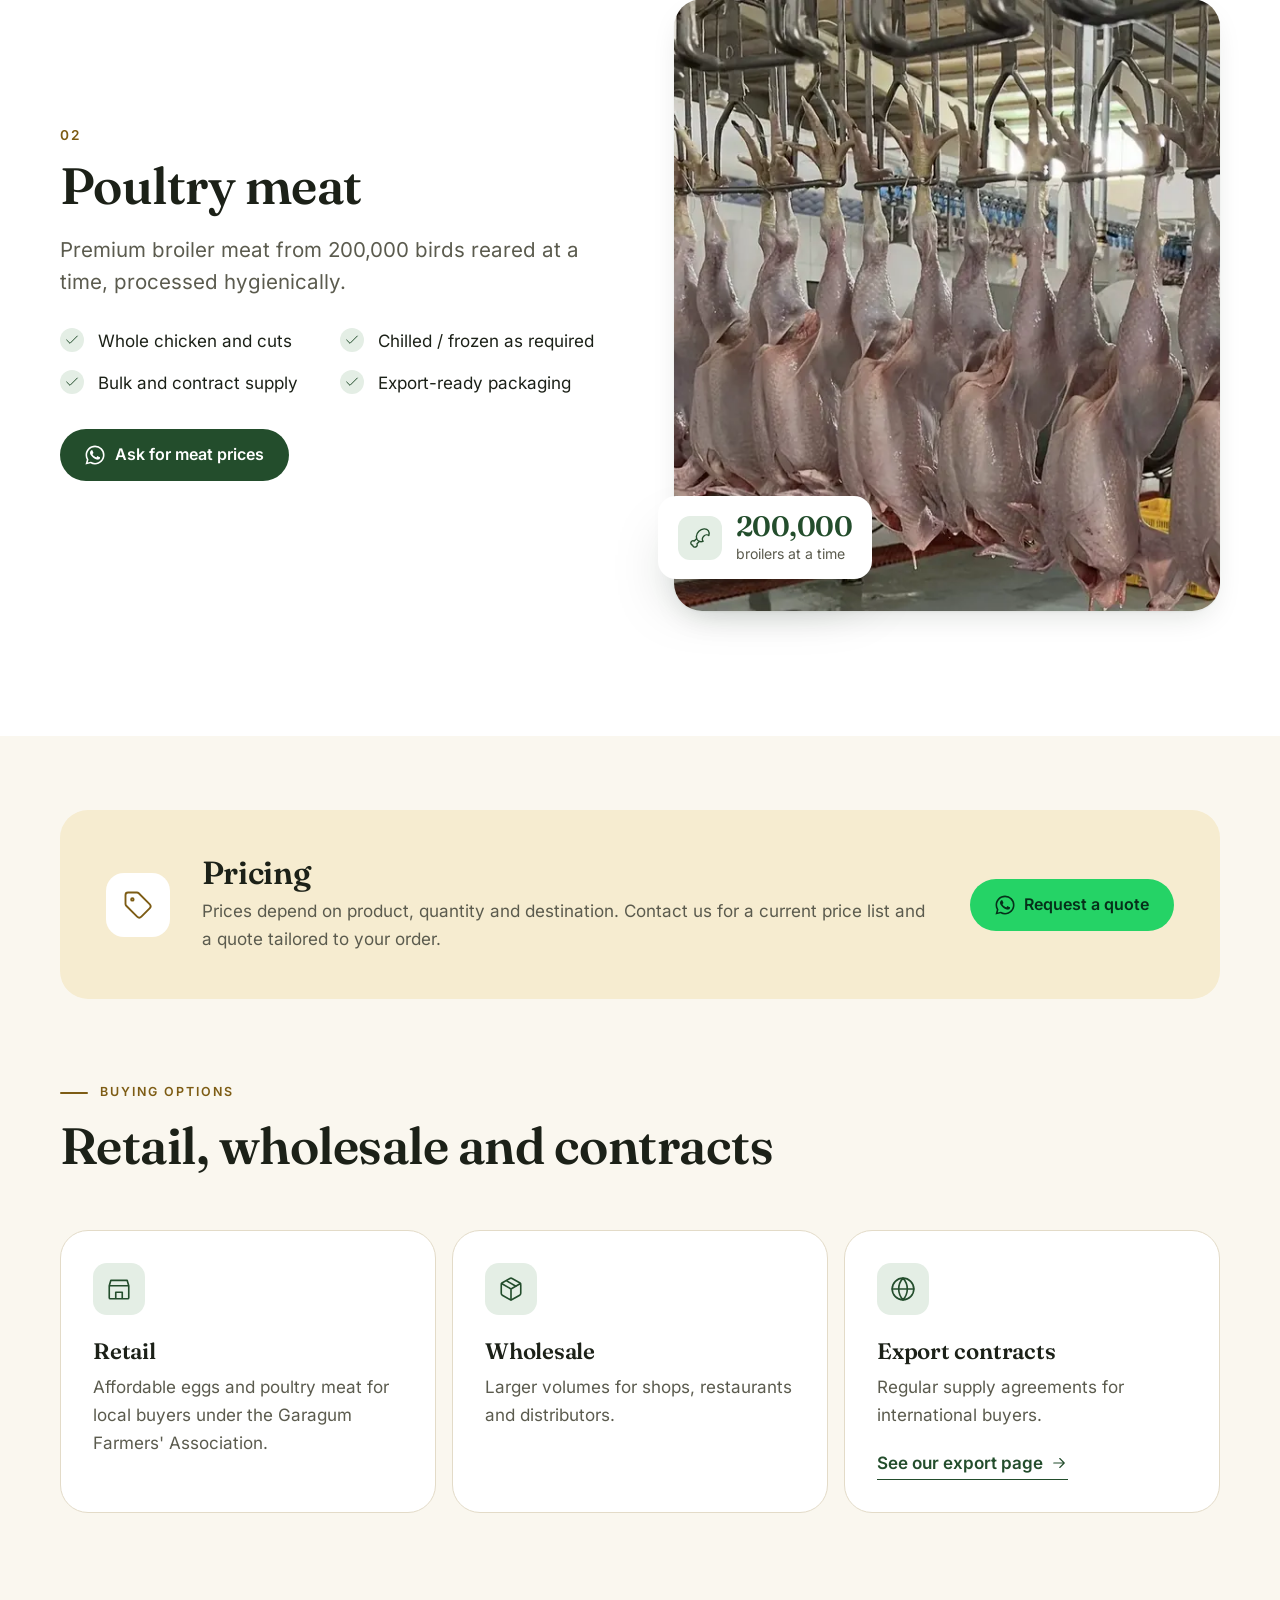
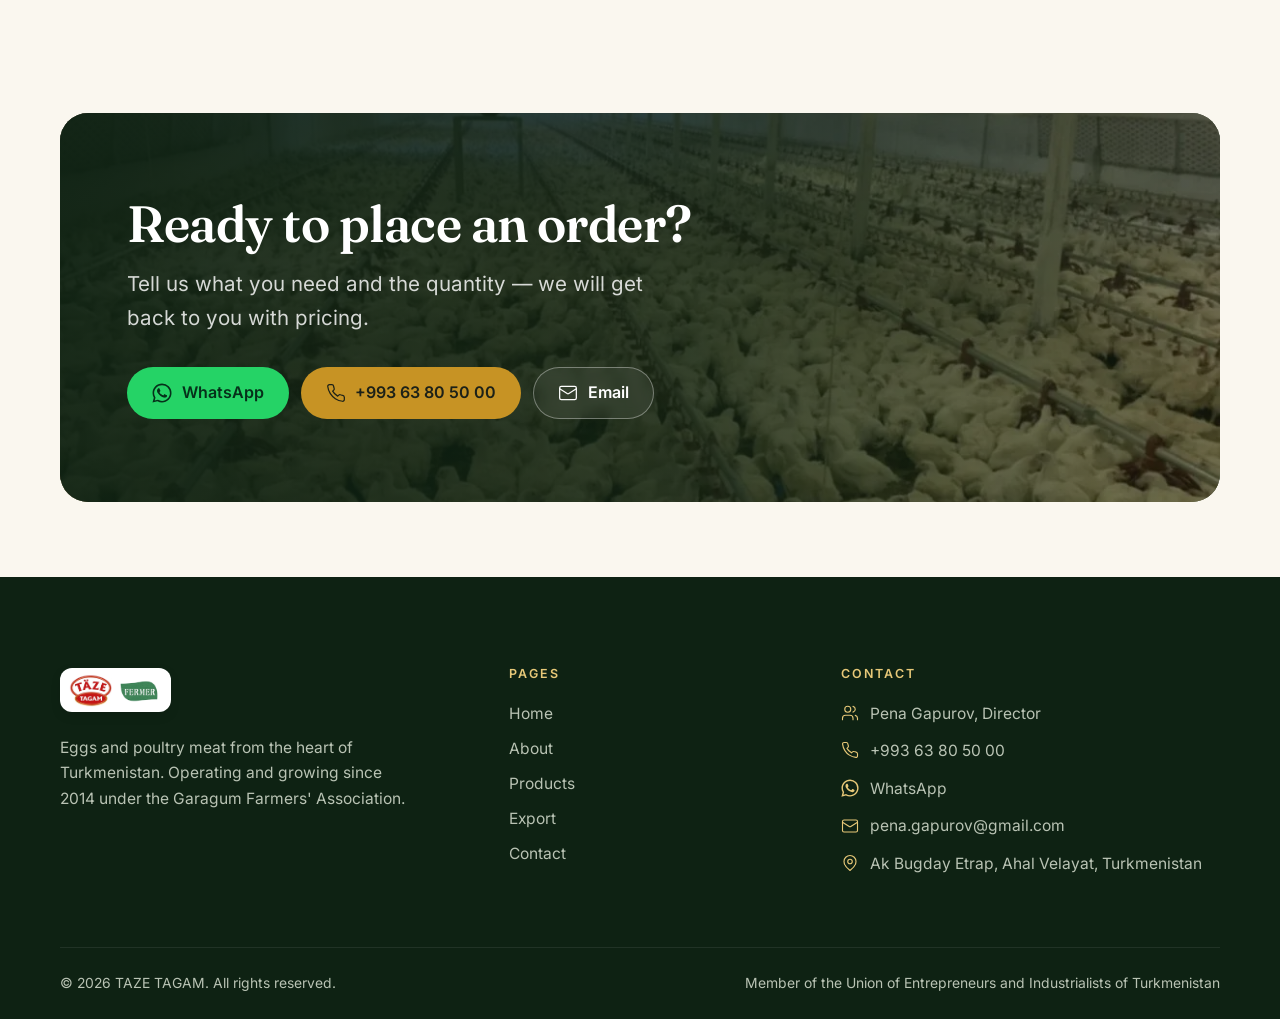
<file: products/index.html>
<!DOCTYPE html>
<html lang="en">
<head>
<meta charset="UTF-8">
<meta name="viewport" content="width=device-width, initial-scale=1">
<title>Products — TAZE TAGAM</title>
<meta name="description" content="Table eggs and premium poultry meat from TAZE TAGAM — graded and packed for retail, wholesale and export.">
<meta name="theme-color" content="#18371f">
<link rel="canonical" href="https://www.tazetagam.com/products/">
<link rel="alternate" hreflang="en" href="https://www.tazetagam.com/products/">
<link rel="alternate" hreflang="ru" href="https://www.tazetagam.com/ru/products/">
<link rel="alternate" hreflang="x-default" href="https://www.tazetagam.com/products/">
<meta property="og:type" content="website">
<meta property="og:site_name" content="TAZE TAGAM">
<meta property="og:title" content="Products — TAZE TAGAM">
<meta property="og:description" content="Table eggs and premium poultry meat from TAZE TAGAM — graded and packed for retail, wholesale and export.">
<meta property="og:url" content="https://www.tazetagam.com/products/">
<meta property="og:image" content="https://www.tazetagam.com/static/img/og-image.jpg">
<meta property="og:image:width" content="1200">
<meta property="og:image:height" content="630">
<meta property="og:locale" content="en_US">
<meta name="twitter:card" content="summary_large_image">
<meta name="twitter:title" content="Products — TAZE TAGAM">
<meta name="twitter:description" content="Table eggs and premium poultry meat from TAZE TAGAM — graded and packed for retail, wholesale and export.">
<meta name="twitter:image" content="https://www.tazetagam.com/static/img/og-image.jpg">
<link rel="icon" href="../static/favicon.ico" sizes="any">
<link rel="icon" type="image/png" sizes="32x32" href="../static/favicon-32.png">
<link rel="icon" type="image/png" sizes="16x16" href="../static/favicon-16.png">
<link rel="apple-touch-icon" sizes="180x180" href="../static/apple-touch-icon.png">
<link rel="preload" href="../static/fonts/fraunces-latin.woff2" as="font" type="font/woff2" crossorigin>
<link rel="preload" href="../static/fonts/inter-latin.woff2" as="font" type="font/woff2" crossorigin>
<link rel="stylesheet" href="../static/css/site.css?v=2">
<script type="application/ld+json">{"@context": "https://schema.org", "@type": "BreadcrumbList", "itemListElement": [{"@type": "ListItem", "position": 1, "name": "Home", "item": "https://www.tazetagam.com/"}, {"@type": "ListItem", "position": 2, "name": "Products", "item": "https://www.tazetagam.com/products/"}]}</script>
</head>
<body>
<a class="skip-link" href="#main">Skip to content</a>
<header class="site-header">
  <div class="container">
    <a class="brand" href="../" aria-label="TAZE TAGAM — Home">
      <span class="brand-badge"><img src="../static/img/logo.webp" alt="Täze Tagam logo" width="201" height="160"><img src="../static/img/logo2.webp" alt="Fermer logo" width="488" height="324"></span>
      <span class="brand-text"><strong>Taze Tagam &amp; Fermer</strong><span>Eggs · Poultry · Export</span></span>
    </a>
    <nav class="nav" aria-label="Main navigation"><ul><li><a href="../">Home</a></li><li><a href="../about/">About</a></li><li><a href="../products/" aria-current="page">Products</a></li><li><a href="../export/">Export</a></li><li><a href="../contact/">Contact</a></li></ul></nav>
    <div class="lang" role="group" aria-label="Language / Язык"><a href="../products/" hreflang="en" lang="en" aria-current="true">EN</a><a href="../ru/products/" hreflang="ru" lang="ru">RU</a></div>
    <a class="btn btn--gold header-cta" href="https://wa.me/99363805000?text=Hello%21%20I%27m%20interested%20in%20TAZE%20TAGAM%20products.%20Please%20send%20me%20a%20quote." target="_blank" rel="noopener"><svg viewBox="0 0 24 24" fill="none" stroke="currentColor" stroke-width="1.5" stroke-linecap="round" stroke-linejoin="round" aria-hidden="true" focusable="false"><path fill="currentColor" stroke="none" d="M17.47 14.38c-.3-.15-1.76-.87-2.03-.97-.27-.1-.47-.15-.67.15-.2.3-.77.97-.94 1.17-.17.2-.35.22-.64.07-.3-.15-1.26-.46-2.4-1.48-.89-.79-1.49-1.77-1.66-2.07-.17-.3-.02-.46.13-.61.13-.13.3-.35.45-.52.15-.17.2-.3.3-.5.1-.2.05-.37-.02-.52-.08-.15-.67-1.61-.92-2.2-.24-.58-.49-.5-.67-.51l-.57-.01c-.2 0-.52.07-.79.37-.27.3-1.04 1.02-1.04 2.48s1.07 2.88 1.21 3.07c.15.2 2.1 3.2 5.08 4.49.71.31 1.26.49 1.69.63.71.23 1.36.2 1.87.12.57-.09 1.76-.72 2-1.41.25-.7.25-1.29.17-1.41-.07-.12-.27-.2-.57-.35zM12.04 21.5h-.01a9.45 9.45 0 0 1-4.82-1.32l-.35-.21-3.58.94.96-3.49-.23-.36a9.43 9.43 0 0 1-1.45-5.03c0-5.22 4.25-9.47 9.48-9.47 2.53 0 4.9.99 6.7 2.78a9.4 9.4 0 0 1 2.77 6.7c0 5.23-4.25 9.47-9.47 9.47zm8.06-17.53A11.32 11.32 0 0 0 12.04.63C5.76.63.66 5.73.66 12c0 2 .52 3.96 1.52 5.69L.57 23.5l5.95-1.56a11.36 11.36 0 0 0 5.52 1.4h.01c6.27 0 11.38-5.1 11.38-11.37 0-3.04-1.18-5.9-3.33-8.05z"/></svg>Get a quote</a>
    <button class="menu-toggle" type="button" aria-expanded="false" aria-controls="mobile-menu" aria-label="Open menu"><svg viewBox="0 0 24 24" fill="none" stroke="currentColor" stroke-width="1.5" stroke-linecap="round" stroke-linejoin="round" aria-hidden="true" focusable="false"><path d="M4 7h16M4 12h16M4 17h16"/></svg></button>
  </div>
</header>
<div class="mobile-menu" id="mobile-menu" aria-hidden="true" inert>
  <div class="mobile-menu__top">
    <a class="brand" href="../" aria-label="TAZE TAGAM"><span class="brand-badge"><img src="../static/img/logo.webp" alt="Täze Tagam logo" width="201" height="160"><img src="../static/img/logo2.webp" alt="Fermer logo" width="488" height="324"></span></a>
    <button class="menu-toggle menu-close" type="button" aria-label="Close menu"><svg viewBox="0 0 24 24" fill="none" stroke="currentColor" stroke-width="1.5" stroke-linecap="round" stroke-linejoin="round" aria-hidden="true" focusable="false"><path d="M18 6 6 18M6 6l12 12"/></svg></button>
  </div>
  <nav aria-label="Main navigation"><a href="../">Home</a><a href="../about/">About</a><a href="../products/" aria-current="page">Products</a><a href="../export/">Export</a><a href="../contact/">Contact</a></nav>
  <div class="lang" role="group" aria-label="Language / Язык"><a href="../products/" hreflang="en" lang="en" aria-current="true">EN</a><a href="../ru/products/" hreflang="ru" lang="ru">RU</a></div>
  <div class="mobile-menu__foot">
    <a class="btn btn--wa" href="https://wa.me/99363805000?text=Hello%21%20I%27m%20interested%20in%20TAZE%20TAGAM%20products.%20Please%20send%20me%20a%20quote." target="_blank" rel="noopener"><svg viewBox="0 0 24 24" fill="none" stroke="currentColor" stroke-width="1.5" stroke-linecap="round" stroke-linejoin="round" aria-hidden="true" focusable="false"><path fill="currentColor" stroke="none" d="M17.47 14.38c-.3-.15-1.76-.87-2.03-.97-.27-.1-.47-.15-.67.15-.2.3-.77.97-.94 1.17-.17.2-.35.22-.64.07-.3-.15-1.26-.46-2.4-1.48-.89-.79-1.49-1.77-1.66-2.07-.17-.3-.02-.46.13-.61.13-.13.3-.35.45-.52.15-.17.2-.3.3-.5.1-.2.05-.37-.02-.52-.08-.15-.67-1.61-.92-2.2-.24-.58-.49-.5-.67-.51l-.57-.01c-.2 0-.52.07-.79.37-.27.3-1.04 1.02-1.04 2.48s1.07 2.88 1.21 3.07c.15.2 2.1 3.2 5.08 4.49.71.31 1.26.49 1.69.63.71.23 1.36.2 1.87.12.57-.09 1.76-.72 2-1.41.25-.7.25-1.29.17-1.41-.07-.12-.27-.2-.57-.35zM12.04 21.5h-.01a9.45 9.45 0 0 1-4.82-1.32l-.35-.21-3.58.94.96-3.49-.23-.36a9.43 9.43 0 0 1-1.45-5.03c0-5.22 4.25-9.47 9.48-9.47 2.53 0 4.9.99 6.7 2.78a9.4 9.4 0 0 1 2.77 6.7c0 5.23-4.25 9.47-9.47 9.47zm8.06-17.53A11.32 11.32 0 0 0 12.04.63C5.76.63.66 5.73.66 12c0 2 .52 3.96 1.52 5.69L.57 23.5l5.95-1.56a11.36 11.36 0 0 0 5.52 1.4h.01c6.27 0 11.38-5.1 11.38-11.37 0-3.04-1.18-5.9-3.33-8.05z"/></svg>WhatsApp</a>
    <a class="btn btn--ghost-light" href="tel:+99363805000"><svg viewBox="0 0 24 24" fill="none" stroke="currentColor" stroke-width="1.5" stroke-linecap="round" stroke-linejoin="round" aria-hidden="true" focusable="false"><path d="M22 16.9v3a2 2 0 0 1-2.2 2 19.8 19.8 0 0 1-8.6-3.1 19.5 19.5 0 0 1-6-6A19.8 19.8 0 0 1 2.1 4.2 2 2 0 0 1 4.1 2h3a2 2 0 0 1 2 1.7c.1.9.4 1.8.7 2.7a2 2 0 0 1-.5 2.1L8 9.8a16 16 0 0 0 6 6l1.3-1.3a2 2 0 0 1 2.1-.4c.9.3 1.8.6 2.7.7a2 2 0 0 1 1.7 2z"/></svg>+993 63 80 50 00</a>
  </div>
</div>
<main id="main">
<section class="page-hero">
  <div class="container page-hero__grid">
    <div>
      <nav aria-label="Breadcrumb"><ol class="breadcrumb"><li><a href="../">Home</a></li><li aria-current="page">Products</li></ol></nav>
      <span class="eyebrow">Our products</span>
      <h1>Fresh eggs and premium poultry meat</h1>
      <p class="lead">Produced at scale across two farms, packed for retail, wholesale and export.</p>
      <div class="btn-row"><a class="btn btn--wa" href="https://wa.me/99363805000?text=Hello%21%20I%27m%20interested%20in%20TAZE%20TAGAM%20products.%20Please%20send%20me%20a%20quote." target="_blank" rel="noopener"><svg viewBox="0 0 24 24" fill="none" stroke="currentColor" stroke-width="1.5" stroke-linecap="round" stroke-linejoin="round" aria-hidden="true" focusable="false"><path fill="currentColor" stroke="none" d="M17.47 14.38c-.3-.15-1.76-.87-2.03-.97-.27-.1-.47-.15-.67.15-.2.3-.77.97-.94 1.17-.17.2-.35.22-.64.07-.3-.15-1.26-.46-2.4-1.48-.89-.79-1.49-1.77-1.66-2.07-.17-.3-.02-.46.13-.61.13-.13.3-.35.45-.52.15-.17.2-.3.3-.5.1-.2.05-.37-.02-.52-.08-.15-.67-1.61-.92-2.2-.24-.58-.49-.5-.67-.51l-.57-.01c-.2 0-.52.07-.79.37-.27.3-1.04 1.02-1.04 2.48s1.07 2.88 1.21 3.07c.15.2 2.1 3.2 5.08 4.49.71.31 1.26.49 1.69.63.71.23 1.36.2 1.87.12.57-.09 1.76-.72 2-1.41.25-.7.25-1.29.17-1.41-.07-.12-.27-.2-.57-.35zM12.04 21.5h-.01a9.45 9.45 0 0 1-4.82-1.32l-.35-.21-3.58.94.96-3.49-.23-.36a9.43 9.43 0 0 1-1.45-5.03c0-5.22 4.25-9.47 9.48-9.47 2.53 0 4.9.99 6.7 2.78a9.4 9.4 0 0 1 2.77 6.7c0 5.23-4.25 9.47-9.47 9.47zm8.06-17.53A11.32 11.32 0 0 0 12.04.63C5.76.63.66 5.73.66 12c0 2 .52 3.96 1.52 5.69L.57 23.5l5.95-1.56a11.36 11.36 0 0 0 5.52 1.4h.01c6.27 0 11.38-5.1 11.38-11.37 0-3.04-1.18-5.9-3.33-8.05z"/></svg>Request a quote</a><a class="btn btn--ghost-light" href="../contact/">Contact us</a></div>
    </div>
    <div class="page-hero__media"><img src="../static/img/eggs.webp" srcset="../static/img/sizes/eggs-400.webp 400w, ../static/img/eggs.webp 554w" sizes="(min-width:900px) 40vw, 100vw" alt="Trays of fresh brown eggs on the collection line" width="554" height="1200" fetchpriority="high" decoding="async"><div class="float-badge"><span class="float-badge__icon"><svg viewBox="0 0 24 24" fill="none" stroke="currentColor" stroke-width="1.5" stroke-linecap="round" stroke-linejoin="round" aria-hidden="true" focusable="false"><rect x="3" y="4" width="18" height="18" rx="2"/><path d="M16 2v4M8 2v4M3 10h18"/></svg></span><div><div class="float-badge__label">Reliable year-round supply</div></div></div></div>
  </div>
</section>

<section class="section section--white" aria-label="Our products">
  <div class="container">
    <div class="split reveal">
      <div class="split__media"><img src="../static/img/egg-house.webp" srcset="../static/img/sizes/egg-house-480.webp 480w, ../static/img/sizes/egg-house-720.webp 720w, ../static/img/egg-house.webp 900w" sizes="(min-width:900px) 50vw, 100vw" alt="Aisle of a modern layer house" width="900" height="1200" loading="lazy" decoding="async"><div class="float-badge"><span class="float-badge__icon"><svg viewBox="0 0 24 24" fill="none" stroke="currentColor" stroke-width="1.5" stroke-linecap="round" stroke-linejoin="round" aria-hidden="true" focusable="false"><path d="M12 22c4.4 0 7-3.1 7-7.5S15.9 2 12 2 5 10.1 5 14.5 7.6 22 12 22z"/></svg></span><div><span class="float-badge__num">200,000</span><div class="float-badge__label">laying hens</div></div></div></div>
      <div class="split__body">
        <span class="split__index">01</span>
        <h2 class="h2">Table eggs</h2>
        <p class="lead">High-volume egg production from 200,000 laying hens, graded and packed for consistent quality.</p>
        <ul class="checklist checklist--2"><li><svg viewBox="0 0 24 24" fill="none" stroke="currentColor" stroke-width="1.5" stroke-linecap="round" stroke-linejoin="round" aria-hidden="true" focusable="false"><path d="M20 6 9 17l-5-5"/></svg><span>Fresh chicken eggs</span></li><li><svg viewBox="0 0 24 24" fill="none" stroke="currentColor" stroke-width="1.5" stroke-linecap="round" stroke-linejoin="round" aria-hidden="true" focusable="false"><path d="M20 6 9 17l-5-5"/></svg><span>Graded and cartoned</span></li><li><svg viewBox="0 0 24 24" fill="none" stroke="currentColor" stroke-width="1.5" stroke-linecap="round" stroke-linejoin="round" aria-hidden="true" focusable="false"><path d="M20 6 9 17l-5-5"/></svg><span>Retail and wholesale quantities</span></li><li><svg viewBox="0 0 24 24" fill="none" stroke="currentColor" stroke-width="1.5" stroke-linecap="round" stroke-linejoin="round" aria-hidden="true" focusable="false"><path d="M20 6 9 17l-5-5"/></svg><span>Reliable year-round supply</span></li></ul>
        <div class="btn-row" style="margin-top:2rem"><a class="btn btn--primary" href="https://wa.me/99363805000?text=Hello%21%20I%27d%20like%20a%20quote%20for%20TAZE%20TAGAM%20table%20eggs." target="_blank" rel="noopener"><svg viewBox="0 0 24 24" fill="none" stroke="currentColor" stroke-width="1.5" stroke-linecap="round" stroke-linejoin="round" aria-hidden="true" focusable="false"><path fill="currentColor" stroke="none" d="M17.47 14.38c-.3-.15-1.76-.87-2.03-.97-.27-.1-.47-.15-.67.15-.2.3-.77.97-.94 1.17-.17.2-.35.22-.64.07-.3-.15-1.26-.46-2.4-1.48-.89-.79-1.49-1.77-1.66-2.07-.17-.3-.02-.46.13-.61.13-.13.3-.35.45-.52.15-.17.2-.3.3-.5.1-.2.05-.37-.02-.52-.08-.15-.67-1.61-.92-2.2-.24-.58-.49-.5-.67-.51l-.57-.01c-.2 0-.52.07-.79.37-.27.3-1.04 1.02-1.04 2.48s1.07 2.88 1.21 3.07c.15.2 2.1 3.2 5.08 4.49.71.31 1.26.49 1.69.63.71.23 1.36.2 1.87.12.57-.09 1.76-.72 2-1.41.25-.7.25-1.29.17-1.41-.07-.12-.27-.2-.57-.35zM12.04 21.5h-.01a9.45 9.45 0 0 1-4.82-1.32l-.35-.21-3.58.94.96-3.49-.23-.36a9.43 9.43 0 0 1-1.45-5.03c0-5.22 4.25-9.47 9.48-9.47 2.53 0 4.9.99 6.7 2.78a9.4 9.4 0 0 1 2.77 6.7c0 5.23-4.25 9.47-9.47 9.47zm8.06-17.53A11.32 11.32 0 0 0 12.04.63C5.76.63.66 5.73.66 12c0 2 .52 3.96 1.52 5.69L.57 23.5l5.95-1.56a11.36 11.36 0 0 0 5.52 1.4h.01c6.27 0 11.38-5.1 11.38-11.37 0-3.04-1.18-5.9-3.33-8.05z"/></svg>Ask for egg prices</a></div>
      </div>
    </div>
    <div class="split split--reverse reveal">
      <div class="split__media"><img src="../static/img/meat.webp" srcset="../static/img/sizes/meat-480.webp 480w, ../static/img/sizes/meat-800.webp 800w, ../static/img/meat.webp 1200w" sizes="(min-width:900px) 50vw, 100vw" alt="Whole chickens on the processing line" width="1200" height="983" loading="lazy" decoding="async"><div class="float-badge"><span class="float-badge__icon"><svg viewBox="0 0 24 24" fill="none" stroke="currentColor" stroke-width="1.5" stroke-linecap="round" stroke-linejoin="round" aria-hidden="true" focusable="false"><path d="M15.4 15.63a7.875 6 135 1 1 6.23-6.23 4.3 3.43 135 0 0-6.23 6.23"/><path d="m8.29 12.71-2.6 2.6a2.5 2.5 0 1 0-1.65 4.65A2.5 2.5 0 1 0 8.7 18.3l2.59-2.59"/></svg></span><div><span class="float-badge__num">200,000</span><div class="float-badge__label">broilers at a time</div></div></div></div>
      <div class="split__body">
        <span class="split__index">02</span>
        <h2 class="h2">Poultry meat</h2>
        <p class="lead">Premium broiler meat from 200,000 birds reared at a time, processed hygienically.</p>
        <ul class="checklist checklist--2"><li><svg viewBox="0 0 24 24" fill="none" stroke="currentColor" stroke-width="1.5" stroke-linecap="round" stroke-linejoin="round" aria-hidden="true" focusable="false"><path d="M20 6 9 17l-5-5"/></svg><span>Whole chicken and cuts</span></li><li><svg viewBox="0 0 24 24" fill="none" stroke="currentColor" stroke-width="1.5" stroke-linecap="round" stroke-linejoin="round" aria-hidden="true" focusable="false"><path d="M20 6 9 17l-5-5"/></svg><span>Chilled / frozen as required</span></li><li><svg viewBox="0 0 24 24" fill="none" stroke="currentColor" stroke-width="1.5" stroke-linecap="round" stroke-linejoin="round" aria-hidden="true" focusable="false"><path d="M20 6 9 17l-5-5"/></svg><span>Bulk and contract supply</span></li><li><svg viewBox="0 0 24 24" fill="none" stroke="currentColor" stroke-width="1.5" stroke-linecap="round" stroke-linejoin="round" aria-hidden="true" focusable="false"><path d="M20 6 9 17l-5-5"/></svg><span>Export-ready packaging</span></li></ul>
        <div class="btn-row" style="margin-top:2rem"><a class="btn btn--primary" href="https://wa.me/99363805000?text=Hello%21%20I%27d%20like%20a%20quote%20for%20TAZE%20TAGAM%20poultry%20meat." target="_blank" rel="noopener"><svg viewBox="0 0 24 24" fill="none" stroke="currentColor" stroke-width="1.5" stroke-linecap="round" stroke-linejoin="round" aria-hidden="true" focusable="false"><path fill="currentColor" stroke="none" d="M17.47 14.38c-.3-.15-1.76-.87-2.03-.97-.27-.1-.47-.15-.67.15-.2.3-.77.97-.94 1.17-.17.2-.35.22-.64.07-.3-.15-1.26-.46-2.4-1.48-.89-.79-1.49-1.77-1.66-2.07-.17-.3-.02-.46.13-.61.13-.13.3-.35.45-.52.15-.17.2-.3.3-.5.1-.2.05-.37-.02-.52-.08-.15-.67-1.61-.92-2.2-.24-.58-.49-.5-.67-.51l-.57-.01c-.2 0-.52.07-.79.37-.27.3-1.04 1.02-1.04 2.48s1.07 2.88 1.21 3.07c.15.2 2.1 3.2 5.08 4.49.71.31 1.26.49 1.69.63.71.23 1.36.2 1.87.12.57-.09 1.76-.72 2-1.41.25-.7.25-1.29.17-1.41-.07-.12-.27-.2-.57-.35zM12.04 21.5h-.01a9.45 9.45 0 0 1-4.82-1.32l-.35-.21-3.58.94.96-3.49-.23-.36a9.43 9.43 0 0 1-1.45-5.03c0-5.22 4.25-9.47 9.48-9.47 2.53 0 4.9.99 6.7 2.78a9.4 9.4 0 0 1 2.77 6.7c0 5.23-4.25 9.47-9.47 9.47zm8.06-17.53A11.32 11.32 0 0 0 12.04.63C5.76.63.66 5.73.66 12c0 2 .52 3.96 1.52 5.69L.57 23.5l5.95-1.56a11.36 11.36 0 0 0 5.52 1.4h.01c6.27 0 11.38-5.1 11.38-11.37 0-3.04-1.18-5.9-3.33-8.05z"/></svg>Ask for meat prices</a></div>
      </div>
    </div>
  </div>
</section>
<section class="section section--tight" aria-labelledby="price-title">
  <div class="container">
    <div class="callout reveal">
      <span class="callout__icon"><svg viewBox="0 0 24 24" fill="none" stroke="currentColor" stroke-width="1.5" stroke-linecap="round" stroke-linejoin="round" aria-hidden="true" focusable="false"><path d="M12.59 2.59A2 2 0 0 0 11.17 2H4a2 2 0 0 0-2 2v7.17a2 2 0 0 0 .59 1.42l8.7 8.7a2.43 2.43 0 0 0 3.42 0l6.58-6.58a2.43 2.43 0 0 0 0-3.42z"/><circle cx="7.5" cy="7.5" r="1"/></svg></span>
      <div><h2 id="price-title">Pricing</h2><p>Prices depend on product, quantity and destination. Contact us for a current price list and a quote tailored to your order.</p></div>
      <a class="btn btn--wa" href="https://wa.me/99363805000?text=Hello%21%20I%27m%20interested%20in%20TAZE%20TAGAM%20products.%20Please%20send%20me%20a%20quote." target="_blank" rel="noopener"><svg viewBox="0 0 24 24" fill="none" stroke="currentColor" stroke-width="1.5" stroke-linecap="round" stroke-linejoin="round" aria-hidden="true" focusable="false"><path fill="currentColor" stroke="none" d="M17.47 14.38c-.3-.15-1.76-.87-2.03-.97-.27-.1-.47-.15-.67.15-.2.3-.77.97-.94 1.17-.17.2-.35.22-.64.07-.3-.15-1.26-.46-2.4-1.48-.89-.79-1.49-1.77-1.66-2.07-.17-.3-.02-.46.13-.61.13-.13.3-.35.45-.52.15-.17.2-.3.3-.5.1-.2.05-.37-.02-.52-.08-.15-.67-1.61-.92-2.2-.24-.58-.49-.5-.67-.51l-.57-.01c-.2 0-.52.07-.79.37-.27.3-1.04 1.02-1.04 2.48s1.07 2.88 1.21 3.07c.15.2 2.1 3.2 5.08 4.49.71.31 1.26.49 1.69.63.71.23 1.36.2 1.87.12.57-.09 1.76-.72 2-1.41.25-.7.25-1.29.17-1.41-.07-.12-.27-.2-.57-.35zM12.04 21.5h-.01a9.45 9.45 0 0 1-4.82-1.32l-.35-.21-3.58.94.96-3.49-.23-.36a9.43 9.43 0 0 1-1.45-5.03c0-5.22 4.25-9.47 9.48-9.47 2.53 0 4.9.99 6.7 2.78a9.4 9.4 0 0 1 2.77 6.7c0 5.23-4.25 9.47-9.47 9.47zm8.06-17.53A11.32 11.32 0 0 0 12.04.63C5.76.63.66 5.73.66 12c0 2 .52 3.96 1.52 5.69L.57 23.5l5.95-1.56a11.36 11.36 0 0 0 5.52 1.4h.01c6.27 0 11.38-5.1 11.38-11.37 0-3.04-1.18-5.9-3.33-8.05z"/></svg>Request a quote</a>
    </div>
  </div>
</section>
<section class="section" style="padding-top:0" aria-labelledby="buy-title">
  <div class="container">
    <div class="section-head reveal"><div><span class="eyebrow">Buying options</span><h2 class="h2" id="buy-title">Retail, wholesale and contracts</h2></div></div>
    <div class="grid grid--3"><article class="card reveal"><span class="card__icon"><svg viewBox="0 0 24 24" fill="none" stroke="currentColor" stroke-width="1.5" stroke-linecap="round" stroke-linejoin="round" aria-hidden="true" focusable="false"><path d="M3 9l1.5-5h15L21 9M3 9v11a1 1 0 0 0 1 1h16a1 1 0 0 0 1-1V9M3 9h18M9 21v-6h6v6"/></svg></span><h3>Retail</h3><p>Affordable eggs and poultry meat for local buyers under the Garagum Farmers' Association.</p></article><article class="card reveal"><span class="card__icon"><svg viewBox="0 0 24 24" fill="none" stroke="currentColor" stroke-width="1.5" stroke-linecap="round" stroke-linejoin="round" aria-hidden="true" focusable="false"><path d="M16.5 9.4 7.55 4.24M21 16V8a2 2 0 0 0-1-1.73l-7-4a2 2 0 0 0-2 0l-7 4A2 2 0 0 0 3 8v8a2 2 0 0 0 1 1.73l7 4a2 2 0 0 0 2 0l7-4A2 2 0 0 0 21 16z"/><path d="M3.27 6.96 12 12.01l8.73-5.05M12 22.08V12"/></svg></span><h3>Wholesale</h3><p>Larger volumes for shops, restaurants and distributors.</p></article><article class="card reveal"><span class="card__icon"><svg viewBox="0 0 24 24" fill="none" stroke="currentColor" stroke-width="1.5" stroke-linecap="round" stroke-linejoin="round" aria-hidden="true" focusable="false"><circle cx="12" cy="12" r="10"/><path d="M2 12h20M12 2a15.3 15.3 0 0 1 4 10 15.3 15.3 0 0 1-4 10 15.3 15.3 0 0 1-4-10 15.3 15.3 0 0 1 4-10z"/></svg></span><h3>Export contracts</h3><p>Regular supply agreements for international buyers.</p><p style="margin-top:1.25rem"><a class="link-arrow" href="../export/">See our export page<svg viewBox="0 0 24 24" fill="none" stroke="currentColor" stroke-width="1.5" stroke-linecap="round" stroke-linejoin="round" aria-hidden="true" focusable="false"><path d="M5 12h14M13 6l6 6-6 6"/></svg></a></p></article></div>
  </div>
</section>
<section class="section section--tight" aria-labelledby="cta-title">
  <div class="container">
    <div class="cta-band reveal">
      <img src="../static/img/broiler-house.webp" srcset="../static/img/sizes/broiler-house-480.webp 480w, ../static/img/sizes/broiler-house-800.webp 800w, ../static/img/broiler-house.webp 1200w" sizes="(min-width:1240px) 1240px, 100vw" alt="" width="1200" height="905" loading="lazy" decoding="async">
      <h2 id="cta-title">Ready to place an order?</h2>
      <p>Tell us what you need and the quantity — we will get back to you with pricing.</p>
      <div class="btn-row"><a class="btn btn--wa" href="https://wa.me/99363805000?text=Hello%21%20I%27m%20interested%20in%20TAZE%20TAGAM%20products.%20Please%20send%20me%20a%20quote." target="_blank" rel="noopener"><svg viewBox="0 0 24 24" fill="none" stroke="currentColor" stroke-width="1.5" stroke-linecap="round" stroke-linejoin="round" aria-hidden="true" focusable="false"><path fill="currentColor" stroke="none" d="M17.47 14.38c-.3-.15-1.76-.87-2.03-.97-.27-.1-.47-.15-.67.15-.2.3-.77.97-.94 1.17-.17.2-.35.22-.64.07-.3-.15-1.26-.46-2.4-1.48-.89-.79-1.49-1.77-1.66-2.07-.17-.3-.02-.46.13-.61.13-.13.3-.35.45-.52.15-.17.2-.3.3-.5.1-.2.05-.37-.02-.52-.08-.15-.67-1.61-.92-2.2-.24-.58-.49-.5-.67-.51l-.57-.01c-.2 0-.52.07-.79.37-.27.3-1.04 1.02-1.04 2.48s1.07 2.88 1.21 3.07c.15.2 2.1 3.2 5.08 4.49.71.31 1.26.49 1.69.63.71.23 1.36.2 1.87.12.57-.09 1.76-.72 2-1.41.25-.7.25-1.29.17-1.41-.07-.12-.27-.2-.57-.35zM12.04 21.5h-.01a9.45 9.45 0 0 1-4.82-1.32l-.35-.21-3.58.94.96-3.49-.23-.36a9.43 9.43 0 0 1-1.45-5.03c0-5.22 4.25-9.47 9.48-9.47 2.53 0 4.9.99 6.7 2.78a9.4 9.4 0 0 1 2.77 6.7c0 5.23-4.25 9.47-9.47 9.47zm8.06-17.53A11.32 11.32 0 0 0 12.04.63C5.76.63.66 5.73.66 12c0 2 .52 3.96 1.52 5.69L.57 23.5l5.95-1.56a11.36 11.36 0 0 0 5.52 1.4h.01c6.27 0 11.38-5.1 11.38-11.37 0-3.04-1.18-5.9-3.33-8.05z"/></svg>WhatsApp</a><a class="btn btn--gold" href="tel:+99363805000"><svg viewBox="0 0 24 24" fill="none" stroke="currentColor" stroke-width="1.5" stroke-linecap="round" stroke-linejoin="round" aria-hidden="true" focusable="false"><path d="M22 16.9v3a2 2 0 0 1-2.2 2 19.8 19.8 0 0 1-8.6-3.1 19.5 19.5 0 0 1-6-6A19.8 19.8 0 0 1 2.1 4.2 2 2 0 0 1 4.1 2h3a2 2 0 0 1 2 1.7c.1.9.4 1.8.7 2.7a2 2 0 0 1-.5 2.1L8 9.8a16 16 0 0 0 6 6l1.3-1.3a2 2 0 0 1 2.1-.4c.9.3 1.8.6 2.7.7a2 2 0 0 1 1.7 2z"/></svg>+993 63 80 50 00</a><a class="btn btn--ghost-light" href="mailto:pena.gapurov@gmail.com"><svg viewBox="0 0 24 24" fill="none" stroke="currentColor" stroke-width="1.5" stroke-linecap="round" stroke-linejoin="round" aria-hidden="true" focusable="false"><rect x="2" y="4" width="20" height="16" rx="2"/><path d="m22 7-8.97 5.7a1.94 1.94 0 0 1-2.06 0L2 7"/></svg>Email</a></div>
    </div>
  </div>
</section>

</main>
<footer class="site-footer">
  <div class="container">
    <div class="footer-grid">
      <div class="footer-brand">
        <span class="brand-badge"><img src="../static/img/logo.webp" alt="Täze Tagam logo" width="201" height="160"><img src="../static/img/logo2.webp" alt="Fermer logo" width="488" height="324"></span>
        <p>Eggs and poultry meat from the heart of Turkmenistan. Operating and growing since 2014 under the Garagum Farmers' Association.</p>
      </div>
      <div>
        <h2>Pages</h2>
        <ul class="footer-links"><li><a href="../">Home</a></li><li><a href="../about/">About</a></li><li><a href="../products/">Products</a></li><li><a href="../export/">Export</a></li><li><a href="../contact/">Contact</a></li></ul>
      </div>
      <div>
        <h2>Contact</h2>
        <ul class="footer-contact">
          <li><svg viewBox="0 0 24 24" fill="none" stroke="currentColor" stroke-width="1.5" stroke-linecap="round" stroke-linejoin="round" aria-hidden="true" focusable="false"><path d="M16 21v-2a4 4 0 0 0-4-4H6a4 4 0 0 0-4 4v2M22 21v-2a4 4 0 0 0-3-3.87M16 3.13a4 4 0 0 1 0 7.75"/><circle cx="9" cy="7" r="4"/></svg><span>Pena Gapurov, Director</span></li>
          <li><svg viewBox="0 0 24 24" fill="none" stroke="currentColor" stroke-width="1.5" stroke-linecap="round" stroke-linejoin="round" aria-hidden="true" focusable="false"><path d="M22 16.9v3a2 2 0 0 1-2.2 2 19.8 19.8 0 0 1-8.6-3.1 19.5 19.5 0 0 1-6-6A19.8 19.8 0 0 1 2.1 4.2 2 2 0 0 1 4.1 2h3a2 2 0 0 1 2 1.7c.1.9.4 1.8.7 2.7a2 2 0 0 1-.5 2.1L8 9.8a16 16 0 0 0 6 6l1.3-1.3a2 2 0 0 1 2.1-.4c.9.3 1.8.6 2.7.7a2 2 0 0 1 1.7 2z"/></svg><a href="tel:+99363805000">+993 63 80 50 00</a></li>
          <li><svg viewBox="0 0 24 24" fill="none" stroke="currentColor" stroke-width="1.5" stroke-linecap="round" stroke-linejoin="round" aria-hidden="true" focusable="false"><path fill="currentColor" stroke="none" d="M17.47 14.38c-.3-.15-1.76-.87-2.03-.97-.27-.1-.47-.15-.67.15-.2.3-.77.97-.94 1.17-.17.2-.35.22-.64.07-.3-.15-1.26-.46-2.4-1.48-.89-.79-1.49-1.77-1.66-2.07-.17-.3-.02-.46.13-.61.13-.13.3-.35.45-.52.15-.17.2-.3.3-.5.1-.2.05-.37-.02-.52-.08-.15-.67-1.61-.92-2.2-.24-.58-.49-.5-.67-.51l-.57-.01c-.2 0-.52.07-.79.37-.27.3-1.04 1.02-1.04 2.48s1.07 2.88 1.21 3.07c.15.2 2.1 3.2 5.08 4.49.71.31 1.26.49 1.69.63.71.23 1.36.2 1.87.12.57-.09 1.76-.72 2-1.41.25-.7.25-1.29.17-1.41-.07-.12-.27-.2-.57-.35zM12.04 21.5h-.01a9.45 9.45 0 0 1-4.82-1.32l-.35-.21-3.58.94.96-3.49-.23-.36a9.43 9.43 0 0 1-1.45-5.03c0-5.22 4.25-9.47 9.48-9.47 2.53 0 4.9.99 6.7 2.78a9.4 9.4 0 0 1 2.77 6.7c0 5.23-4.25 9.47-9.47 9.47zm8.06-17.53A11.32 11.32 0 0 0 12.04.63C5.76.63.66 5.73.66 12c0 2 .52 3.96 1.52 5.69L.57 23.5l5.95-1.56a11.36 11.36 0 0 0 5.52 1.4h.01c6.27 0 11.38-5.1 11.38-11.37 0-3.04-1.18-5.9-3.33-8.05z"/></svg><a href="https://wa.me/99363805000?text=Hello%21%20I%27m%20interested%20in%20TAZE%20TAGAM%20products.%20Please%20send%20me%20a%20quote." target="_blank" rel="noopener">WhatsApp</a></li>
          <li><svg viewBox="0 0 24 24" fill="none" stroke="currentColor" stroke-width="1.5" stroke-linecap="round" stroke-linejoin="round" aria-hidden="true" focusable="false"><rect x="2" y="4" width="20" height="16" rx="2"/><path d="m22 7-8.97 5.7a1.94 1.94 0 0 1-2.06 0L2 7"/></svg><a href="mailto:pena.gapurov@gmail.com">pena.gapurov@gmail.com</a></li>
          <li><svg viewBox="0 0 24 24" fill="none" stroke="currentColor" stroke-width="1.5" stroke-linecap="round" stroke-linejoin="round" aria-hidden="true" focusable="false"><path d="M20 10c0 6-8 12-8 12s-8-6-8-12a8 8 0 0 1 16 0Z"/><circle cx="12" cy="10" r="3"/></svg><span>Ak Bugday Etrap, Ahal Velayat, Turkmenistan</span></li>
        </ul>
      </div>
    </div>
    <div class="footer-bottom">
      <span>© 2026 TAZE TAGAM. All rights reserved.</span>
      <span>Member of the Union of Entrepreneurs and Industrialists of Turkmenistan</span>
    </div>
  </div>
</footer>
<nav class="action-bar" aria-label="Contact">
  <a href="tel:+99363805000"><svg viewBox="0 0 24 24" fill="none" stroke="currentColor" stroke-width="1.5" stroke-linecap="round" stroke-linejoin="round" aria-hidden="true" focusable="false"><path d="M22 16.9v3a2 2 0 0 1-2.2 2 19.8 19.8 0 0 1-8.6-3.1 19.5 19.5 0 0 1-6-6A19.8 19.8 0 0 1 2.1 4.2 2 2 0 0 1 4.1 2h3a2 2 0 0 1 2 1.7c.1.9.4 1.8.7 2.7a2 2 0 0 1-.5 2.1L8 9.8a16 16 0 0 0 6 6l1.3-1.3a2 2 0 0 1 2.1-.4c.9.3 1.8.6 2.7.7a2 2 0 0 1 1.7 2z"/></svg>Call</a>
  <a class="is-wa" href="https://wa.me/99363805000?text=Hello%21%20I%27m%20interested%20in%20TAZE%20TAGAM%20products.%20Please%20send%20me%20a%20quote." target="_blank" rel="noopener"><svg viewBox="0 0 24 24" fill="none" stroke="currentColor" stroke-width="1.5" stroke-linecap="round" stroke-linejoin="round" aria-hidden="true" focusable="false"><path fill="currentColor" stroke="none" d="M17.47 14.38c-.3-.15-1.76-.87-2.03-.97-.27-.1-.47-.15-.67.15-.2.3-.77.97-.94 1.17-.17.2-.35.22-.64.07-.3-.15-1.26-.46-2.4-1.48-.89-.79-1.49-1.77-1.66-2.07-.17-.3-.02-.46.13-.61.13-.13.3-.35.45-.52.15-.17.2-.3.3-.5.1-.2.05-.37-.02-.52-.08-.15-.67-1.61-.92-2.2-.24-.58-.49-.5-.67-.51l-.57-.01c-.2 0-.52.07-.79.37-.27.3-1.04 1.02-1.04 2.48s1.07 2.88 1.21 3.07c.15.2 2.1 3.2 5.08 4.49.71.31 1.26.49 1.69.63.71.23 1.36.2 1.87.12.57-.09 1.76-.72 2-1.41.25-.7.25-1.29.17-1.41-.07-.12-.27-.2-.57-.35zM12.04 21.5h-.01a9.45 9.45 0 0 1-4.82-1.32l-.35-.21-3.58.94.96-3.49-.23-.36a9.43 9.43 0 0 1-1.45-5.03c0-5.22 4.25-9.47 9.48-9.47 2.53 0 4.9.99 6.7 2.78a9.4 9.4 0 0 1 2.77 6.7c0 5.23-4.25 9.47-9.47 9.47zm8.06-17.53A11.32 11.32 0 0 0 12.04.63C5.76.63.66 5.73.66 12c0 2 .52 3.96 1.52 5.69L.57 23.5l5.95-1.56a11.36 11.36 0 0 0 5.52 1.4h.01c6.27 0 11.38-5.1 11.38-11.37 0-3.04-1.18-5.9-3.33-8.05z"/></svg>WhatsApp</a>
  <a href="mailto:pena.gapurov@gmail.com"><svg viewBox="0 0 24 24" fill="none" stroke="currentColor" stroke-width="1.5" stroke-linecap="round" stroke-linejoin="round" aria-hidden="true" focusable="false"><rect x="2" y="4" width="20" height="16" rx="2"/><path d="m22 7-8.97 5.7a1.94 1.94 0 0 1-2.06 0L2 7"/></svg>Email</a>
</nav>
<a class="wa-float" href="https://wa.me/99363805000?text=Hello%21%20I%27m%20interested%20in%20TAZE%20TAGAM%20products.%20Please%20send%20me%20a%20quote." target="_blank" rel="noopener" aria-label="WhatsApp +993 63 80 50 00"><svg viewBox="0 0 24 24" fill="none" stroke="currentColor" stroke-width="1.5" stroke-linecap="round" stroke-linejoin="round" aria-hidden="true" focusable="false"><path fill="currentColor" stroke="none" d="M17.47 14.38c-.3-.15-1.76-.87-2.03-.97-.27-.1-.47-.15-.67.15-.2.3-.77.97-.94 1.17-.17.2-.35.22-.64.07-.3-.15-1.26-.46-2.4-1.48-.89-.79-1.49-1.77-1.66-2.07-.17-.3-.02-.46.13-.61.13-.13.3-.35.45-.52.15-.17.2-.3.3-.5.1-.2.05-.37-.02-.52-.08-.15-.67-1.61-.92-2.2-.24-.58-.49-.5-.67-.51l-.57-.01c-.2 0-.52.07-.79.37-.27.3-1.04 1.02-1.04 2.48s1.07 2.88 1.21 3.07c.15.2 2.1 3.2 5.08 4.49.71.31 1.26.49 1.69.63.71.23 1.36.2 1.87.12.57-.09 1.76-.72 2-1.41.25-.7.25-1.29.17-1.41-.07-.12-.27-.2-.57-.35zM12.04 21.5h-.01a9.45 9.45 0 0 1-4.82-1.32l-.35-.21-3.58.94.96-3.49-.23-.36a9.43 9.43 0 0 1-1.45-5.03c0-5.22 4.25-9.47 9.48-9.47 2.53 0 4.9.99 6.7 2.78a9.4 9.4 0 0 1 2.77 6.7c0 5.23-4.25 9.47-9.47 9.47zm8.06-17.53A11.32 11.32 0 0 0 12.04.63C5.76.63.66 5.73.66 12c0 2 .52 3.96 1.52 5.69L.57 23.5l5.95-1.56a11.36 11.36 0 0 0 5.52 1.4h.01c6.27 0 11.38-5.1 11.38-11.37 0-3.04-1.18-5.9-3.33-8.05z"/></svg>WhatsApp</a>
<script src="../static/js/main.js?v=2" defer></script>
</body>
</html>
</file>
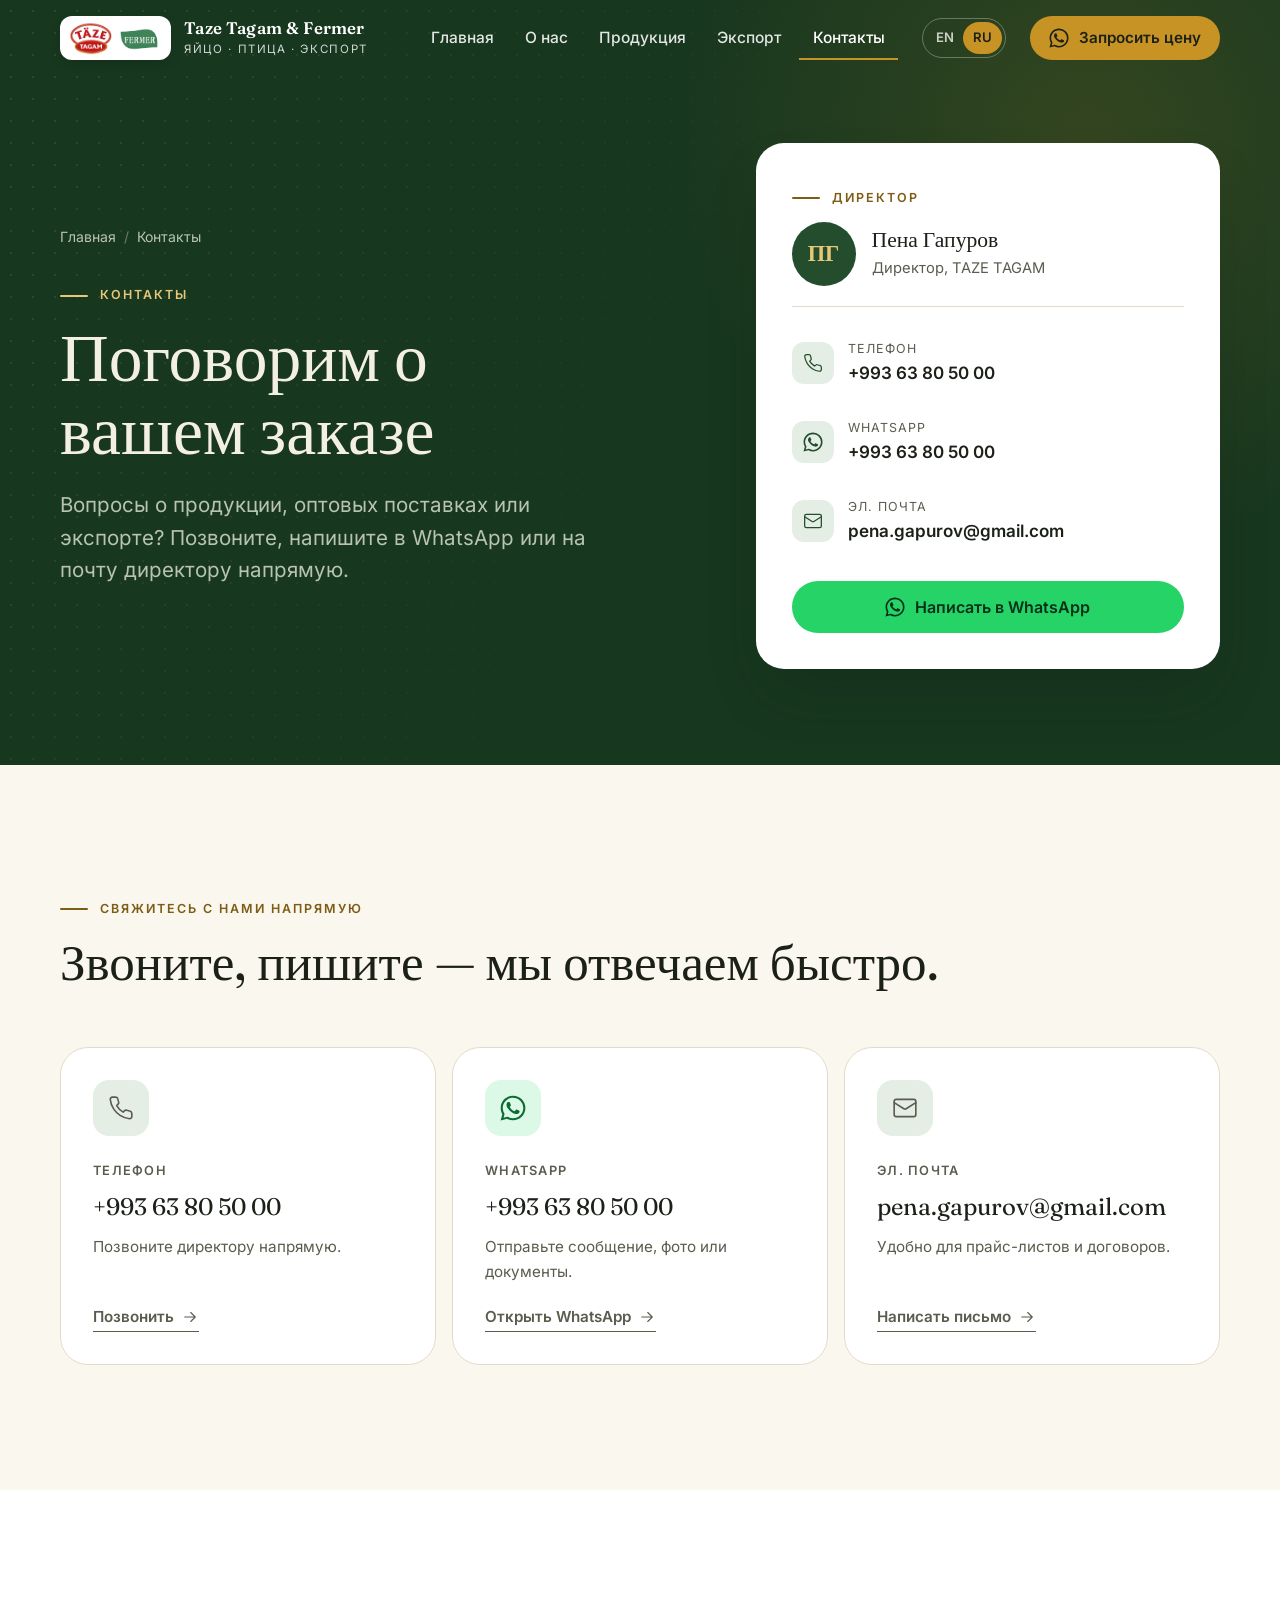
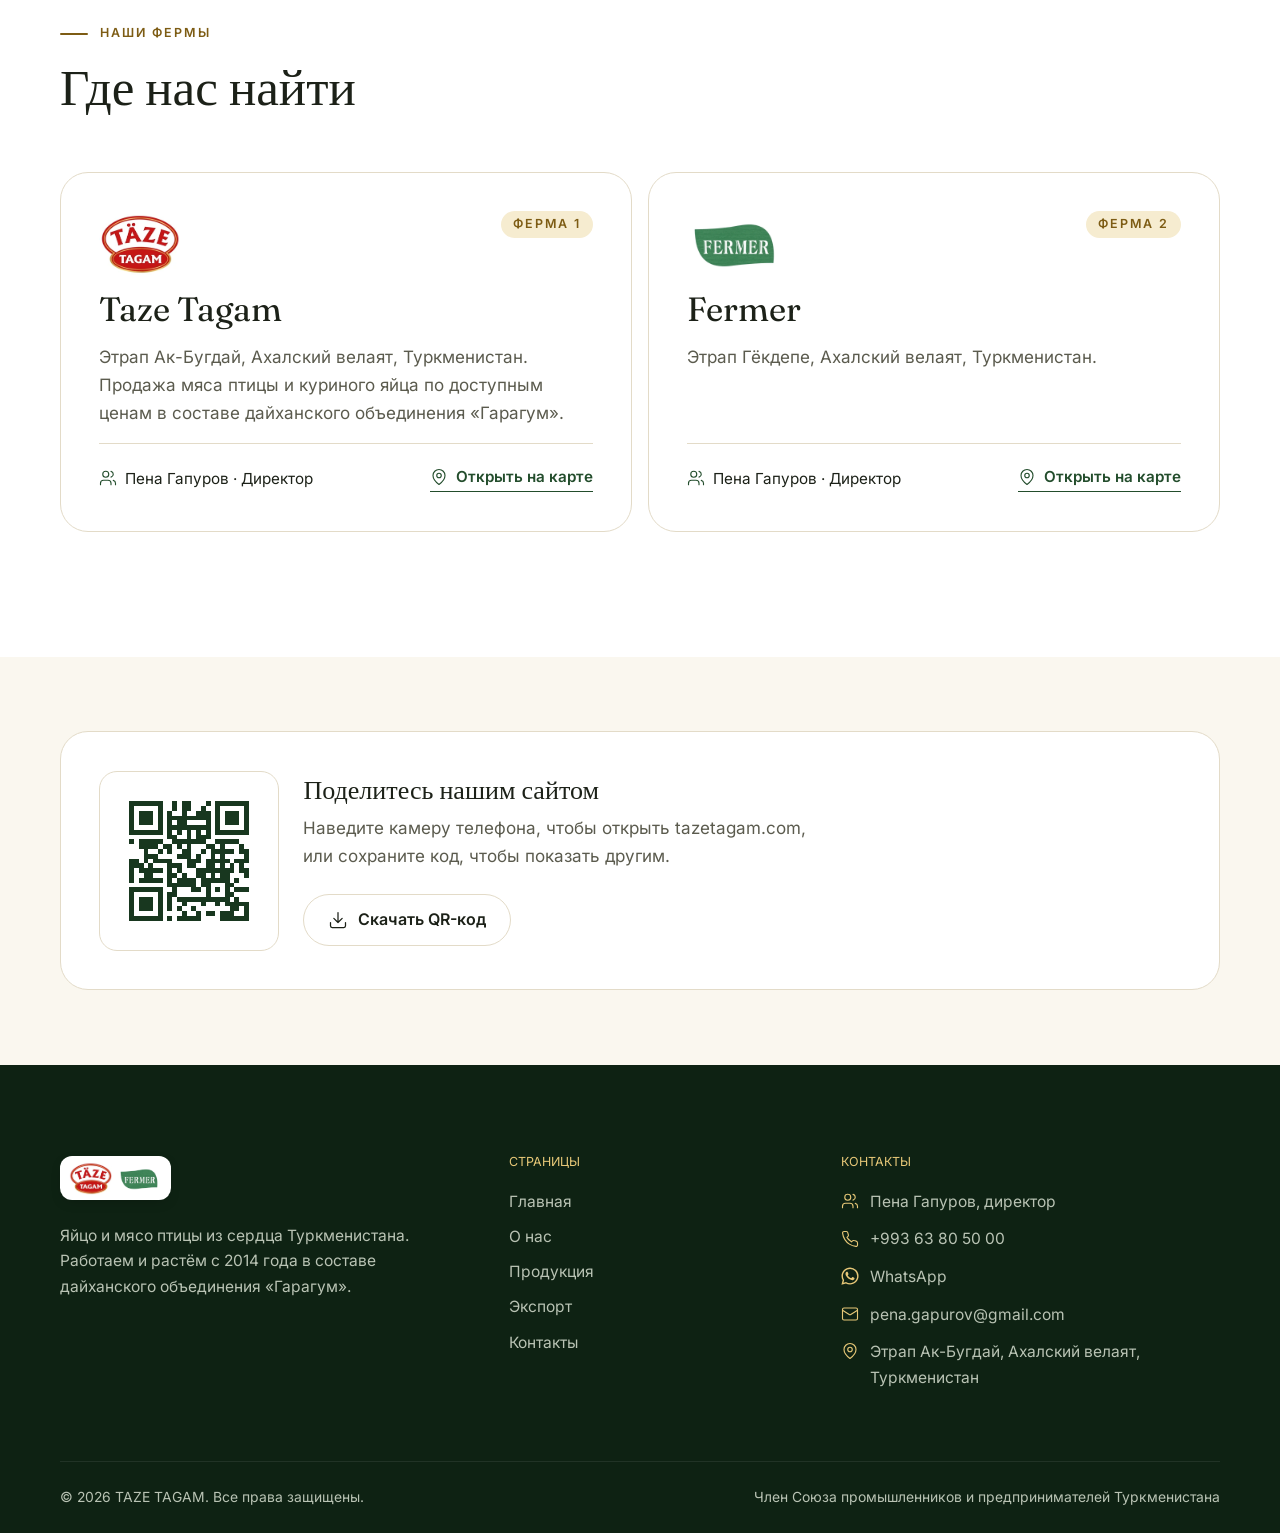
<file: ru/contact/index.html>
<!DOCTYPE html>
<html lang="ru">
<head>
<meta charset="UTF-8">
<meta name="viewport" content="width=device-width, initial-scale=1">
<title>Контакты — TAZE TAGAM</title>
<meta name="description" content="Свяжитесь с TAZE TAGAM в Ахалском велаяте — напрямую с директором Пеной Гапуровым по оптовым поставкам и экспорту.">
<meta name="theme-color" content="#18371f">
<link rel="canonical" href="https://www.tazetagam.com/ru/contact/">
<link rel="alternate" hreflang="en" href="https://www.tazetagam.com/contact/">
<link rel="alternate" hreflang="ru" href="https://www.tazetagam.com/ru/contact/">
<link rel="alternate" hreflang="x-default" href="https://www.tazetagam.com/contact/">
<meta property="og:type" content="website">
<meta property="og:site_name" content="TAZE TAGAM">
<meta property="og:title" content="Контакты — TAZE TAGAM">
<meta property="og:description" content="Свяжитесь с TAZE TAGAM в Ахалском велаяте — напрямую с директором Пеной Гапуровым по оптовым поставкам и экспорту.">
<meta property="og:url" content="https://www.tazetagam.com/ru/contact/">
<meta property="og:image" content="https://www.tazetagam.com/static/img/og-image.jpg">
<meta property="og:image:width" content="1200">
<meta property="og:image:height" content="630">
<meta property="og:locale" content="ru_RU">
<meta name="twitter:card" content="summary_large_image">
<meta name="twitter:title" content="Контакты — TAZE TAGAM">
<meta name="twitter:description" content="Свяжитесь с TAZE TAGAM в Ахалском велаяте — напрямую с директором Пеной Гапуровым по оптовым поставкам и экспорту.">
<meta name="twitter:image" content="https://www.tazetagam.com/static/img/og-image.jpg">
<link rel="icon" href="../../static/favicon.ico" sizes="any">
<link rel="icon" type="image/png" sizes="32x32" href="../../static/favicon-32.png">
<link rel="icon" type="image/png" sizes="16x16" href="../../static/favicon-16.png">
<link rel="apple-touch-icon" sizes="180x180" href="../../static/apple-touch-icon.png">
<link rel="preload" href="../../static/fonts/inter-cyrillic.woff2" as="font" type="font/woff2" crossorigin>
<link rel="stylesheet" href="../../static/css/site.css?v=2">
<script type="application/ld+json">{"@context": "https://schema.org", "@type": "BreadcrumbList", "itemListElement": [{"@type": "ListItem", "position": 1, "name": "Главная", "item": "https://www.tazetagam.com/ru/"}, {"@type": "ListItem", "position": 2, "name": "Контакты", "item": "https://www.tazetagam.com/ru/contact/"}]}</script>
<script type="application/ld+json">{"@context": "https://schema.org", "@type": "Organization", "@id": "https://www.tazetagam.com/#org", "name": "TAZE TAGAM", "url": "https://www.tazetagam.com/", "logo": "https://www.tazetagam.com/static/img/logo.webp", "image": "https://www.tazetagam.com/static/img/og-image.jpg", "description": "Large-scale egg production and premium poultry meat from Ahal Velayat, Turkmenistan. Exporting to Dubai, Qatar and Afghanistan. Operating since 2014.", "foundingDate": "2014", "telephone": "+99363805000", "email": "pena.gapurov@gmail.com", "address": {"@type": "PostalAddress", "addressRegion": "Ahal Velayat", "addressCountry": "TM"}, "areaServed": ["TM", "AE", "QA", "AF"], "memberOf": {"@type": "Organization", "name": "Union of Entrepreneurs and Industrialists of Turkmenistan"}, "founder": {"@type": "Person", "name": "Pena Gapurov", "jobTitle": "Director"}, "contactPoint": {"@type": "ContactPoint", "telephone": "+99363805000", "email": "pena.gapurov@gmail.com", "contactType": "sales", "availableLanguage": ["Turkmen", "Russian", "English"]}, "subOrganization": [{"@type": "LocalBusiness", "name": "Taze Tagam", "telephone": "+99363805000", "address": {"@type": "PostalAddress", "addressLocality": "Ak Bugday Etrap", "addressRegion": "Ahal Velayat", "addressCountry": "TM"}}, {"@type": "LocalBusiness", "name": "Fermer", "telephone": "+99363805000", "address": {"@type": "PostalAddress", "addressLocality": "Gokdepe Etrap", "addressRegion": "Ahal Velayat", "addressCountry": "TM"}}]}</script>
</head>
<body>
<a class="skip-link" href="#main">Перейти к содержимому</a>
<header class="site-header">
  <div class="container">
    <a class="brand" href="../../ru/" aria-label="TAZE TAGAM — Главная">
      <span class="brand-badge"><img src="../../static/img/logo.webp" alt="Логотип Täze Tagam" width="201" height="160"><img src="../../static/img/logo2.webp" alt="Логотип Fermer" width="488" height="324"></span>
      <span class="brand-text"><strong>Taze Tagam &amp; Fermer</strong><span>Яйцо · Птица · Экспорт</span></span>
    </a>
    <nav class="nav" aria-label="Основное меню"><ul><li><a href="../../ru/">Главная</a></li><li><a href="../../ru/about/">О нас</a></li><li><a href="../../ru/products/">Продукция</a></li><li><a href="../../ru/export/">Экспорт</a></li><li><a href="../../ru/contact/" aria-current="page">Контакты</a></li></ul></nav>
    <div class="lang" role="group" aria-label="Language / Язык"><a href="../../contact/" hreflang="en" lang="en">EN</a><a href="../../ru/contact/" hreflang="ru" lang="ru" aria-current="true">RU</a></div>
    <a class="btn btn--gold header-cta" href="https://wa.me/99363805000?text=%D0%97%D0%B4%D1%80%D0%B0%D0%B2%D1%81%D1%82%D0%B2%D1%83%D0%B9%D1%82%D0%B5%21%20%D0%9C%D0%B5%D0%BD%D1%8F%20%D0%B8%D0%BD%D1%82%D0%B5%D1%80%D0%B5%D1%81%D1%83%D0%B5%D1%82%20%D0%BF%D1%80%D0%BE%D0%B4%D1%83%D0%BA%D1%86%D0%B8%D1%8F%20TAZE%20TAGAM.%20%D0%9F%D1%80%D0%B8%D1%88%D0%BB%D0%B8%D1%82%D0%B5%2C%20%D0%BF%D0%BE%D0%B6%D0%B0%D0%BB%D1%83%D0%B9%D1%81%D1%82%D0%B0%2C%20%D1%86%D0%B5%D0%BD%D1%8B." target="_blank" rel="noopener"><svg viewBox="0 0 24 24" fill="none" stroke="currentColor" stroke-width="1.5" stroke-linecap="round" stroke-linejoin="round" aria-hidden="true" focusable="false"><path fill="currentColor" stroke="none" d="M17.47 14.38c-.3-.15-1.76-.87-2.03-.97-.27-.1-.47-.15-.67.15-.2.3-.77.97-.94 1.17-.17.2-.35.22-.64.07-.3-.15-1.26-.46-2.4-1.48-.89-.79-1.49-1.77-1.66-2.07-.17-.3-.02-.46.13-.61.13-.13.3-.35.45-.52.15-.17.2-.3.3-.5.1-.2.05-.37-.02-.52-.08-.15-.67-1.61-.92-2.2-.24-.58-.49-.5-.67-.51l-.57-.01c-.2 0-.52.07-.79.37-.27.3-1.04 1.02-1.04 2.48s1.07 2.88 1.21 3.07c.15.2 2.1 3.2 5.08 4.49.71.31 1.26.49 1.69.63.71.23 1.36.2 1.87.12.57-.09 1.76-.72 2-1.41.25-.7.25-1.29.17-1.41-.07-.12-.27-.2-.57-.35zM12.04 21.5h-.01a9.45 9.45 0 0 1-4.82-1.32l-.35-.21-3.58.94.96-3.49-.23-.36a9.43 9.43 0 0 1-1.45-5.03c0-5.22 4.25-9.47 9.48-9.47 2.53 0 4.9.99 6.7 2.78a9.4 9.4 0 0 1 2.77 6.7c0 5.23-4.25 9.47-9.47 9.47zm8.06-17.53A11.32 11.32 0 0 0 12.04.63C5.76.63.66 5.73.66 12c0 2 .52 3.96 1.52 5.69L.57 23.5l5.95-1.56a11.36 11.36 0 0 0 5.52 1.4h.01c6.27 0 11.38-5.1 11.38-11.37 0-3.04-1.18-5.9-3.33-8.05z"/></svg>Запросить цену</a>
    <button class="menu-toggle" type="button" aria-expanded="false" aria-controls="mobile-menu" aria-label="Открыть меню"><svg viewBox="0 0 24 24" fill="none" stroke="currentColor" stroke-width="1.5" stroke-linecap="round" stroke-linejoin="round" aria-hidden="true" focusable="false"><path d="M4 7h16M4 12h16M4 17h16"/></svg></button>
  </div>
</header>
<div class="mobile-menu" id="mobile-menu" aria-hidden="true" inert>
  <div class="mobile-menu__top">
    <a class="brand" href="../../ru/" aria-label="TAZE TAGAM"><span class="brand-badge"><img src="../../static/img/logo.webp" alt="Логотип Täze Tagam" width="201" height="160"><img src="../../static/img/logo2.webp" alt="Логотип Fermer" width="488" height="324"></span></a>
    <button class="menu-toggle menu-close" type="button" aria-label="Закрыть меню"><svg viewBox="0 0 24 24" fill="none" stroke="currentColor" stroke-width="1.5" stroke-linecap="round" stroke-linejoin="round" aria-hidden="true" focusable="false"><path d="M18 6 6 18M6 6l12 12"/></svg></button>
  </div>
  <nav aria-label="Основное меню"><a href="../../ru/">Главная</a><a href="../../ru/about/">О нас</a><a href="../../ru/products/">Продукция</a><a href="../../ru/export/">Экспорт</a><a href="../../ru/contact/" aria-current="page">Контакты</a></nav>
  <div class="lang" role="group" aria-label="Language / Язык"><a href="../../contact/" hreflang="en" lang="en">EN</a><a href="../../ru/contact/" hreflang="ru" lang="ru" aria-current="true">RU</a></div>
  <div class="mobile-menu__foot">
    <a class="btn btn--wa" href="https://wa.me/99363805000?text=%D0%97%D0%B4%D1%80%D0%B0%D0%B2%D1%81%D1%82%D0%B2%D1%83%D0%B9%D1%82%D0%B5%21%20%D0%9C%D0%B5%D0%BD%D1%8F%20%D0%B8%D0%BD%D1%82%D0%B5%D1%80%D0%B5%D1%81%D1%83%D0%B5%D1%82%20%D0%BF%D1%80%D0%BE%D0%B4%D1%83%D0%BA%D1%86%D0%B8%D1%8F%20TAZE%20TAGAM.%20%D0%9F%D1%80%D0%B8%D1%88%D0%BB%D0%B8%D1%82%D0%B5%2C%20%D0%BF%D0%BE%D0%B6%D0%B0%D0%BB%D1%83%D0%B9%D1%81%D1%82%D0%B0%2C%20%D1%86%D0%B5%D0%BD%D1%8B." target="_blank" rel="noopener"><svg viewBox="0 0 24 24" fill="none" stroke="currentColor" stroke-width="1.5" stroke-linecap="round" stroke-linejoin="round" aria-hidden="true" focusable="false"><path fill="currentColor" stroke="none" d="M17.47 14.38c-.3-.15-1.76-.87-2.03-.97-.27-.1-.47-.15-.67.15-.2.3-.77.97-.94 1.17-.17.2-.35.22-.64.07-.3-.15-1.26-.46-2.4-1.48-.89-.79-1.49-1.77-1.66-2.07-.17-.3-.02-.46.13-.61.13-.13.3-.35.45-.52.15-.17.2-.3.3-.5.1-.2.05-.37-.02-.52-.08-.15-.67-1.61-.92-2.2-.24-.58-.49-.5-.67-.51l-.57-.01c-.2 0-.52.07-.79.37-.27.3-1.04 1.02-1.04 2.48s1.07 2.88 1.21 3.07c.15.2 2.1 3.2 5.08 4.49.71.31 1.26.49 1.69.63.71.23 1.36.2 1.87.12.57-.09 1.76-.72 2-1.41.25-.7.25-1.29.17-1.41-.07-.12-.27-.2-.57-.35zM12.04 21.5h-.01a9.45 9.45 0 0 1-4.82-1.32l-.35-.21-3.58.94.96-3.49-.23-.36a9.43 9.43 0 0 1-1.45-5.03c0-5.22 4.25-9.47 9.48-9.47 2.53 0 4.9.99 6.7 2.78a9.4 9.4 0 0 1 2.77 6.7c0 5.23-4.25 9.47-9.47 9.47zm8.06-17.53A11.32 11.32 0 0 0 12.04.63C5.76.63.66 5.73.66 12c0 2 .52 3.96 1.52 5.69L.57 23.5l5.95-1.56a11.36 11.36 0 0 0 5.52 1.4h.01c6.27 0 11.38-5.1 11.38-11.37 0-3.04-1.18-5.9-3.33-8.05z"/></svg>WhatsApp</a>
    <a class="btn btn--ghost-light" href="tel:+99363805000"><svg viewBox="0 0 24 24" fill="none" stroke="currentColor" stroke-width="1.5" stroke-linecap="round" stroke-linejoin="round" aria-hidden="true" focusable="false"><path d="M22 16.9v3a2 2 0 0 1-2.2 2 19.8 19.8 0 0 1-8.6-3.1 19.5 19.5 0 0 1-6-6A19.8 19.8 0 0 1 2.1 4.2 2 2 0 0 1 4.1 2h3a2 2 0 0 1 2 1.7c.1.9.4 1.8.7 2.7a2 2 0 0 1-.5 2.1L8 9.8a16 16 0 0 0 6 6l1.3-1.3a2 2 0 0 1 2.1-.4c.9.3 1.8.6 2.7.7a2 2 0 0 1 1.7 2z"/></svg>+993 63 80 50 00</a>
  </div>
</div>
<main id="main">
<section class="page-hero">
  <div class="container page-hero__grid">
    <div>
      <nav aria-label="Навигационная цепочка"><ol class="breadcrumb"><li><a href="../../ru/">Главная</a></li><li aria-current="page">Контакты</li></ol></nav>
      <span class="eyebrow">Контакты</span>
      <h1>Поговорим о вашем заказе</h1>
      <p class="lead">Вопросы о продукции, оптовых поставках или экспорте? Позвоните, напишите в WhatsApp или на почту директору напрямую.</p>
      
    </div>
    <div class="page-hero__media"><div class="contact-card">
  <span class="eyebrow" style="margin-bottom:1rem">Директор</span>
  <div class="person"><span class="person__avatar" aria-hidden="true">ПГ</span><div><strong>Пена Гапуров</strong><span>Директор, TAZE TAGAM</span></div></div>
  <div class="contact-lines">
    <a class="contact-line" href="tel:+99363805000"><span class="contact-line__icon"><svg viewBox="0 0 24 24" fill="none" stroke="currentColor" stroke-width="1.5" stroke-linecap="round" stroke-linejoin="round" aria-hidden="true" focusable="false"><path d="M22 16.9v3a2 2 0 0 1-2.2 2 19.8 19.8 0 0 1-8.6-3.1 19.5 19.5 0 0 1-6-6A19.8 19.8 0 0 1 2.1 4.2 2 2 0 0 1 4.1 2h3a2 2 0 0 1 2 1.7c.1.9.4 1.8.7 2.7a2 2 0 0 1-.5 2.1L8 9.8a16 16 0 0 0 6 6l1.3-1.3a2 2 0 0 1 2.1-.4c.9.3 1.8.6 2.7.7a2 2 0 0 1 1.7 2z"/></svg></span><span><small>Телефон</small><b>+993 63 80 50 00</b></span></a>
    <a class="contact-line" href="https://wa.me/99363805000?text=%D0%97%D0%B4%D1%80%D0%B0%D0%B2%D1%81%D1%82%D0%B2%D1%83%D0%B9%D1%82%D0%B5%21%20%D0%9C%D0%B5%D0%BD%D1%8F%20%D0%B8%D0%BD%D1%82%D0%B5%D1%80%D0%B5%D1%81%D1%83%D0%B5%D1%82%20%D0%BF%D1%80%D0%BE%D0%B4%D1%83%D0%BA%D1%86%D0%B8%D1%8F%20TAZE%20TAGAM.%20%D0%9F%D1%80%D0%B8%D1%88%D0%BB%D0%B8%D1%82%D0%B5%2C%20%D0%BF%D0%BE%D0%B6%D0%B0%D0%BB%D1%83%D0%B9%D1%81%D1%82%D0%B0%2C%20%D1%86%D0%B5%D0%BD%D1%8B." target="_blank" rel="noopener"><span class="contact-line__icon"><svg viewBox="0 0 24 24" fill="none" stroke="currentColor" stroke-width="1.5" stroke-linecap="round" stroke-linejoin="round" aria-hidden="true" focusable="false"><path fill="currentColor" stroke="none" d="M17.47 14.38c-.3-.15-1.76-.87-2.03-.97-.27-.1-.47-.15-.67.15-.2.3-.77.97-.94 1.17-.17.2-.35.22-.64.07-.3-.15-1.26-.46-2.4-1.48-.89-.79-1.49-1.77-1.66-2.07-.17-.3-.02-.46.13-.61.13-.13.3-.35.45-.52.15-.17.2-.3.3-.5.1-.2.05-.37-.02-.52-.08-.15-.67-1.61-.92-2.2-.24-.58-.49-.5-.67-.51l-.57-.01c-.2 0-.52.07-.79.37-.27.3-1.04 1.02-1.04 2.48s1.07 2.88 1.21 3.07c.15.2 2.1 3.2 5.08 4.49.71.31 1.26.49 1.69.63.71.23 1.36.2 1.87.12.57-.09 1.76-.72 2-1.41.25-.7.25-1.29.17-1.41-.07-.12-.27-.2-.57-.35zM12.04 21.5h-.01a9.45 9.45 0 0 1-4.82-1.32l-.35-.21-3.58.94.96-3.49-.23-.36a9.43 9.43 0 0 1-1.45-5.03c0-5.22 4.25-9.47 9.48-9.47 2.53 0 4.9.99 6.7 2.78a9.4 9.4 0 0 1 2.77 6.7c0 5.23-4.25 9.47-9.47 9.47zm8.06-17.53A11.32 11.32 0 0 0 12.04.63C5.76.63.66 5.73.66 12c0 2 .52 3.96 1.52 5.69L.57 23.5l5.95-1.56a11.36 11.36 0 0 0 5.52 1.4h.01c6.27 0 11.38-5.1 11.38-11.37 0-3.04-1.18-5.9-3.33-8.05z"/></svg></span><span><small>WhatsApp</small><b>+993 63 80 50 00</b></span></a>
    <a class="contact-line" href="mailto:pena.gapurov@gmail.com"><span class="contact-line__icon"><svg viewBox="0 0 24 24" fill="none" stroke="currentColor" stroke-width="1.5" stroke-linecap="round" stroke-linejoin="round" aria-hidden="true" focusable="false"><rect x="2" y="4" width="20" height="16" rx="2"/><path d="m22 7-8.97 5.7a1.94 1.94 0 0 1-2.06 0L2 7"/></svg></span><span><small>Эл. почта</small><b>pena.gapurov@gmail.com</b></span></a>
  </div>
  <div class="btn-row"><a class="btn btn--wa" href="https://wa.me/99363805000?text=%D0%97%D0%B4%D1%80%D0%B0%D0%B2%D1%81%D1%82%D0%B2%D1%83%D0%B9%D1%82%D0%B5%21%20%D0%9C%D0%B5%D0%BD%D1%8F%20%D0%B8%D0%BD%D1%82%D0%B5%D1%80%D0%B5%D1%81%D1%83%D0%B5%D1%82%20%D0%BF%D1%80%D0%BE%D0%B4%D1%83%D0%BA%D1%86%D0%B8%D1%8F%20TAZE%20TAGAM.%20%D0%9F%D1%80%D0%B8%D1%88%D0%BB%D0%B8%D1%82%D0%B5%2C%20%D0%BF%D0%BE%D0%B6%D0%B0%D0%BB%D1%83%D0%B9%D1%81%D1%82%D0%B0%2C%20%D1%86%D0%B5%D0%BD%D1%8B." target="_blank" rel="noopener"><svg viewBox="0 0 24 24" fill="none" stroke="currentColor" stroke-width="1.5" stroke-linecap="round" stroke-linejoin="round" aria-hidden="true" focusable="false"><path fill="currentColor" stroke="none" d="M17.47 14.38c-.3-.15-1.76-.87-2.03-.97-.27-.1-.47-.15-.67.15-.2.3-.77.97-.94 1.17-.17.2-.35.22-.64.07-.3-.15-1.26-.46-2.4-1.48-.89-.79-1.49-1.77-1.66-2.07-.17-.3-.02-.46.13-.61.13-.13.3-.35.45-.52.15-.17.2-.3.3-.5.1-.2.05-.37-.02-.52-.08-.15-.67-1.61-.92-2.2-.24-.58-.49-.5-.67-.51l-.57-.01c-.2 0-.52.07-.79.37-.27.3-1.04 1.02-1.04 2.48s1.07 2.88 1.21 3.07c.15.2 2.1 3.2 5.08 4.49.71.31 1.26.49 1.69.63.71.23 1.36.2 1.87.12.57-.09 1.76-.72 2-1.41.25-.7.25-1.29.17-1.41-.07-.12-.27-.2-.57-.35zM12.04 21.5h-.01a9.45 9.45 0 0 1-4.82-1.32l-.35-.21-3.58.94.96-3.49-.23-.36a9.43 9.43 0 0 1-1.45-5.03c0-5.22 4.25-9.47 9.48-9.47 2.53 0 4.9.99 6.7 2.78a9.4 9.4 0 0 1 2.77 6.7c0 5.23-4.25 9.47-9.47 9.47zm8.06-17.53A11.32 11.32 0 0 0 12.04.63C5.76.63.66 5.73.66 12c0 2 .52 3.96 1.52 5.69L.57 23.5l5.95-1.56a11.36 11.36 0 0 0 5.52 1.4h.01c6.27 0 11.38-5.1 11.38-11.37 0-3.04-1.18-5.9-3.33-8.05z"/></svg>Написать в WhatsApp</a></div>
</div></div>
  </div>
</section>

<section class="section" aria-labelledby="m-title">
  <div class="container">
    <div class="section-head reveal"><div><span class="eyebrow">Свяжитесь с нами напрямую</span><h2 class="h2" id="m-title">Звоните, пишите — мы отвечаем быстро.</h2></div></div>
    <div class="grid grid--3"><a class="method reveal" href="tel:+99363805000"><span class="method__icon"><svg viewBox="0 0 24 24" fill="none" stroke="currentColor" stroke-width="1.5" stroke-linecap="round" stroke-linejoin="round" aria-hidden="true" focusable="false"><path d="M22 16.9v3a2 2 0 0 1-2.2 2 19.8 19.8 0 0 1-8.6-3.1 19.5 19.5 0 0 1-6-6A19.8 19.8 0 0 1 2.1 4.2 2 2 0 0 1 4.1 2h3a2 2 0 0 1 2 1.7c.1.9.4 1.8.7 2.7a2 2 0 0 1-.5 2.1L8 9.8a16 16 0 0 0 6 6l1.3-1.3a2 2 0 0 1 2.1-.4c.9.3 1.8.6 2.7.7a2 2 0 0 1 1.7 2z"/></svg></span><small>Телефон</small><strong>+993 63 80 50 00</strong><span>Позвоните директору напрямую.</span><span class="link-arrow">Позвонить<svg viewBox="0 0 24 24" fill="none" stroke="currentColor" stroke-width="1.5" stroke-linecap="round" stroke-linejoin="round" aria-hidden="true" focusable="false"><path d="M5 12h14M13 6l6 6-6 6"/></svg></span></a><a class="method method--wa reveal" href="https://wa.me/99363805000?text=%D0%97%D0%B4%D1%80%D0%B0%D0%B2%D1%81%D1%82%D0%B2%D1%83%D0%B9%D1%82%D0%B5%21%20%D0%9C%D0%B5%D0%BD%D1%8F%20%D0%B8%D0%BD%D1%82%D0%B5%D1%80%D0%B5%D1%81%D1%83%D0%B5%D1%82%20%D0%BF%D1%80%D0%BE%D0%B4%D1%83%D0%BA%D1%86%D0%B8%D1%8F%20TAZE%20TAGAM.%20%D0%9F%D1%80%D0%B8%D1%88%D0%BB%D0%B8%D1%82%D0%B5%2C%20%D0%BF%D0%BE%D0%B6%D0%B0%D0%BB%D1%83%D0%B9%D1%81%D1%82%D0%B0%2C%20%D1%86%D0%B5%D0%BD%D1%8B." target="_blank" rel="noopener"><span class="method__icon"><svg viewBox="0 0 24 24" fill="none" stroke="currentColor" stroke-width="1.5" stroke-linecap="round" stroke-linejoin="round" aria-hidden="true" focusable="false"><path fill="currentColor" stroke="none" d="M17.47 14.38c-.3-.15-1.76-.87-2.03-.97-.27-.1-.47-.15-.67.15-.2.3-.77.97-.94 1.17-.17.2-.35.22-.64.07-.3-.15-1.26-.46-2.4-1.48-.89-.79-1.49-1.77-1.66-2.07-.17-.3-.02-.46.13-.61.13-.13.3-.35.45-.52.15-.17.2-.3.3-.5.1-.2.05-.37-.02-.52-.08-.15-.67-1.61-.92-2.2-.24-.58-.49-.5-.67-.51l-.57-.01c-.2 0-.52.07-.79.37-.27.3-1.04 1.02-1.04 2.48s1.07 2.88 1.21 3.07c.15.2 2.1 3.2 5.08 4.49.71.31 1.26.49 1.69.63.71.23 1.36.2 1.87.12.57-.09 1.76-.72 2-1.41.25-.7.25-1.29.17-1.41-.07-.12-.27-.2-.57-.35zM12.04 21.5h-.01a9.45 9.45 0 0 1-4.82-1.32l-.35-.21-3.58.94.96-3.49-.23-.36a9.43 9.43 0 0 1-1.45-5.03c0-5.22 4.25-9.47 9.48-9.47 2.53 0 4.9.99 6.7 2.78a9.4 9.4 0 0 1 2.77 6.7c0 5.23-4.25 9.47-9.47 9.47zm8.06-17.53A11.32 11.32 0 0 0 12.04.63C5.76.63.66 5.73.66 12c0 2 .52 3.96 1.52 5.69L.57 23.5l5.95-1.56a11.36 11.36 0 0 0 5.52 1.4h.01c6.27 0 11.38-5.1 11.38-11.37 0-3.04-1.18-5.9-3.33-8.05z"/></svg></span><small>WhatsApp</small><strong>+993 63 80 50 00</strong><span>Отправьте сообщение, фото или документы.</span><span class="link-arrow">Открыть WhatsApp<svg viewBox="0 0 24 24" fill="none" stroke="currentColor" stroke-width="1.5" stroke-linecap="round" stroke-linejoin="round" aria-hidden="true" focusable="false"><path d="M5 12h14M13 6l6 6-6 6"/></svg></span></a><a class="method reveal" href="mailto:pena.gapurov@gmail.com"><span class="method__icon"><svg viewBox="0 0 24 24" fill="none" stroke="currentColor" stroke-width="1.5" stroke-linecap="round" stroke-linejoin="round" aria-hidden="true" focusable="false"><rect x="2" y="4" width="20" height="16" rx="2"/><path d="m22 7-8.97 5.7a1.94 1.94 0 0 1-2.06 0L2 7"/></svg></span><small>Эл. почта</small><strong>pena.gapurov@gmail.com</strong><span>Удобно для прайс-листов и договоров.</span><span class="link-arrow">Написать письмо<svg viewBox="0 0 24 24" fill="none" stroke="currentColor" stroke-width="1.5" stroke-linecap="round" stroke-linejoin="round" aria-hidden="true" focusable="false"><path d="M5 12h14M13 6l6 6-6 6"/></svg></span></a></div>
  </div>
</section>
<section class="section section--white" aria-labelledby="f-title">
  <div class="container">
    <div class="section-head reveal"><div><span class="eyebrow">Наши фермы</span><h2 class="h2" id="f-title">Где нас найти</h2></div></div>
    <div class="grid grid--2"><article class="farm reveal"><div class="farm__top"><img class="farm__logo" src="../../static/img/logo.webp" alt="Taze Tagam" width="201" height="160" loading="lazy"><span class="farm__no">Ферма 1</span></div><h3>Taze Tagam</h3><p>Этрап Ак-Бугдай, Ахалский велаят, Туркменистан. Продажа мяса птицы и куриного яйца по доступным ценам в составе дайханского объединения «Гарагум».</p><div class="farm__meta"><span><svg viewBox="0 0 24 24" fill="none" stroke="currentColor" stroke-width="1.5" stroke-linecap="round" stroke-linejoin="round" aria-hidden="true" focusable="false"><path d="M16 21v-2a4 4 0 0 0-4-4H6a4 4 0 0 0-4 4v2M22 21v-2a4 4 0 0 0-3-3.87M16 3.13a4 4 0 0 1 0 7.75"/><circle cx="9" cy="7" r="4"/></svg>Пена Гапуров · Директор</span><a class="link-arrow" href="https://www.google.com/maps/search/?api=1&query=Ak%20Bugday%20Etrap%2C%20Ahal%2C%20Turkmenistan" target="_blank" rel="noopener"><svg viewBox="0 0 24 24" fill="none" stroke="currentColor" stroke-width="1.5" stroke-linecap="round" stroke-linejoin="round" aria-hidden="true" focusable="false"><path d="M20 10c0 6-8 12-8 12s-8-6-8-12a8 8 0 0 1 16 0Z"/><circle cx="12" cy="10" r="3"/></svg>Открыть на карте</a></div></article><article class="farm reveal"><div class="farm__top"><img class="farm__logo" src="../../static/img/logo2.webp" alt="Fermer" width="488" height="324" loading="lazy"><span class="farm__no">Ферма 2</span></div><h3>Fermer</h3><p>Этрап Гёкдепе, Ахалский велаят, Туркменистан.</p><div class="farm__meta"><span><svg viewBox="0 0 24 24" fill="none" stroke="currentColor" stroke-width="1.5" stroke-linecap="round" stroke-linejoin="round" aria-hidden="true" focusable="false"><path d="M16 21v-2a4 4 0 0 0-4-4H6a4 4 0 0 0-4 4v2M22 21v-2a4 4 0 0 0-3-3.87M16 3.13a4 4 0 0 1 0 7.75"/><circle cx="9" cy="7" r="4"/></svg>Пена Гапуров · Директор</span><a class="link-arrow" href="https://www.google.com/maps/search/?api=1&query=Gokdepe%2C%20Ahal%2C%20Turkmenistan" target="_blank" rel="noopener"><svg viewBox="0 0 24 24" fill="none" stroke="currentColor" stroke-width="1.5" stroke-linecap="round" stroke-linejoin="round" aria-hidden="true" focusable="false"><path d="M20 10c0 6-8 12-8 12s-8-6-8-12a8 8 0 0 1 16 0Z"/><circle cx="12" cy="10" r="3"/></svg>Открыть на карте</a></div></article></div>
  </div>
</section>
<section class="section section--tight" aria-labelledby="qr-title">
  <div class="container">
    <div class="qr-card reveal">
      <img src="../../static/img/qr.png" alt="QR-код сайта tazetagam.com" width="180" height="180" loading="lazy">
      <div>
        <h2 class="h3" id="qr-title" style="font-size:var(--fs-h3)">Поделитесь нашим сайтом</h2>
        <p class="muted" style="margin-top:.6rem;max-width:32rem">Наведите камеру телефона, чтобы открыть tazetagam.com, или сохраните код, чтобы показать другим.</p>
        <div class="btn-row" style="margin-top:1.5rem"><a class="btn btn--ghost" href="../../static/img/qr.png" download="tazetagam-qr.png"><svg viewBox="0 0 24 24" fill="none" stroke="currentColor" stroke-width="1.5" stroke-linecap="round" stroke-linejoin="round" aria-hidden="true" focusable="false"><path d="M21 15v4a2 2 0 0 1-2 2H5a2 2 0 0 1-2-2v-4M7 10l5 5 5-5M12 15V3"/></svg>Скачать QR-код</a></div>
      </div>
    </div>
  </div>
</section>
</main>
<footer class="site-footer">
  <div class="container">
    <div class="footer-grid">
      <div class="footer-brand">
        <span class="brand-badge"><img src="../../static/img/logo.webp" alt="Логотип Täze Tagam" width="201" height="160"><img src="../../static/img/logo2.webp" alt="Логотип Fermer" width="488" height="324"></span>
        <p>Яйцо и мясо птицы из сердца Туркменистана. Работаем и растём с 2014 года в составе дайханского объединения «Гарагум».</p>
      </div>
      <div>
        <h2>Страницы</h2>
        <ul class="footer-links"><li><a href="../../ru/">Главная</a></li><li><a href="../../ru/about/">О нас</a></li><li><a href="../../ru/products/">Продукция</a></li><li><a href="../../ru/export/">Экспорт</a></li><li><a href="../../ru/contact/">Контакты</a></li></ul>
      </div>
      <div>
        <h2>Контакты</h2>
        <ul class="footer-contact">
          <li><svg viewBox="0 0 24 24" fill="none" stroke="currentColor" stroke-width="1.5" stroke-linecap="round" stroke-linejoin="round" aria-hidden="true" focusable="false"><path d="M16 21v-2a4 4 0 0 0-4-4H6a4 4 0 0 0-4 4v2M22 21v-2a4 4 0 0 0-3-3.87M16 3.13a4 4 0 0 1 0 7.75"/><circle cx="9" cy="7" r="4"/></svg><span>Пена Гапуров, директор</span></li>
          <li><svg viewBox="0 0 24 24" fill="none" stroke="currentColor" stroke-width="1.5" stroke-linecap="round" stroke-linejoin="round" aria-hidden="true" focusable="false"><path d="M22 16.9v3a2 2 0 0 1-2.2 2 19.8 19.8 0 0 1-8.6-3.1 19.5 19.5 0 0 1-6-6A19.8 19.8 0 0 1 2.1 4.2 2 2 0 0 1 4.1 2h3a2 2 0 0 1 2 1.7c.1.9.4 1.8.7 2.7a2 2 0 0 1-.5 2.1L8 9.8a16 16 0 0 0 6 6l1.3-1.3a2 2 0 0 1 2.1-.4c.9.3 1.8.6 2.7.7a2 2 0 0 1 1.7 2z"/></svg><a href="tel:+99363805000">+993 63 80 50 00</a></li>
          <li><svg viewBox="0 0 24 24" fill="none" stroke="currentColor" stroke-width="1.5" stroke-linecap="round" stroke-linejoin="round" aria-hidden="true" focusable="false"><path fill="currentColor" stroke="none" d="M17.47 14.38c-.3-.15-1.76-.87-2.03-.97-.27-.1-.47-.15-.67.15-.2.3-.77.97-.94 1.17-.17.2-.35.22-.64.07-.3-.15-1.26-.46-2.4-1.48-.89-.79-1.49-1.77-1.66-2.07-.17-.3-.02-.46.13-.61.13-.13.3-.35.45-.52.15-.17.2-.3.3-.5.1-.2.05-.37-.02-.52-.08-.15-.67-1.61-.92-2.2-.24-.58-.49-.5-.67-.51l-.57-.01c-.2 0-.52.07-.79.37-.27.3-1.04 1.02-1.04 2.48s1.07 2.88 1.21 3.07c.15.2 2.1 3.2 5.08 4.49.71.31 1.26.49 1.69.63.71.23 1.36.2 1.87.12.57-.09 1.76-.72 2-1.41.25-.7.25-1.29.17-1.41-.07-.12-.27-.2-.57-.35zM12.04 21.5h-.01a9.45 9.45 0 0 1-4.82-1.32l-.35-.21-3.58.94.96-3.49-.23-.36a9.43 9.43 0 0 1-1.45-5.03c0-5.22 4.25-9.47 9.48-9.47 2.53 0 4.9.99 6.7 2.78a9.4 9.4 0 0 1 2.77 6.7c0 5.23-4.25 9.47-9.47 9.47zm8.06-17.53A11.32 11.32 0 0 0 12.04.63C5.76.63.66 5.73.66 12c0 2 .52 3.96 1.52 5.69L.57 23.5l5.95-1.56a11.36 11.36 0 0 0 5.52 1.4h.01c6.27 0 11.38-5.1 11.38-11.37 0-3.04-1.18-5.9-3.33-8.05z"/></svg><a href="https://wa.me/99363805000?text=%D0%97%D0%B4%D1%80%D0%B0%D0%B2%D1%81%D1%82%D0%B2%D1%83%D0%B9%D1%82%D0%B5%21%20%D0%9C%D0%B5%D0%BD%D1%8F%20%D0%B8%D0%BD%D1%82%D0%B5%D1%80%D0%B5%D1%81%D1%83%D0%B5%D1%82%20%D0%BF%D1%80%D0%BE%D0%B4%D1%83%D0%BA%D1%86%D0%B8%D1%8F%20TAZE%20TAGAM.%20%D0%9F%D1%80%D0%B8%D1%88%D0%BB%D0%B8%D1%82%D0%B5%2C%20%D0%BF%D0%BE%D0%B6%D0%B0%D0%BB%D1%83%D0%B9%D1%81%D1%82%D0%B0%2C%20%D1%86%D0%B5%D0%BD%D1%8B." target="_blank" rel="noopener">WhatsApp</a></li>
          <li><svg viewBox="0 0 24 24" fill="none" stroke="currentColor" stroke-width="1.5" stroke-linecap="round" stroke-linejoin="round" aria-hidden="true" focusable="false"><rect x="2" y="4" width="20" height="16" rx="2"/><path d="m22 7-8.97 5.7a1.94 1.94 0 0 1-2.06 0L2 7"/></svg><a href="mailto:pena.gapurov@gmail.com">pena.gapurov@gmail.com</a></li>
          <li><svg viewBox="0 0 24 24" fill="none" stroke="currentColor" stroke-width="1.5" stroke-linecap="round" stroke-linejoin="round" aria-hidden="true" focusable="false"><path d="M20 10c0 6-8 12-8 12s-8-6-8-12a8 8 0 0 1 16 0Z"/><circle cx="12" cy="10" r="3"/></svg><span>Этрап Ак-Бугдай, Ахалский велаят, Туркменистан</span></li>
        </ul>
      </div>
    </div>
    <div class="footer-bottom">
      <span>© 2026 TAZE TAGAM. Все права защищены.</span>
      <span>Член Союза промышленников и предпринимателей Туркменистана</span>
    </div>
  </div>
</footer>
<nav class="action-bar" aria-label="Контакты">
  <a href="tel:+99363805000"><svg viewBox="0 0 24 24" fill="none" stroke="currentColor" stroke-width="1.5" stroke-linecap="round" stroke-linejoin="round" aria-hidden="true" focusable="false"><path d="M22 16.9v3a2 2 0 0 1-2.2 2 19.8 19.8 0 0 1-8.6-3.1 19.5 19.5 0 0 1-6-6A19.8 19.8 0 0 1 2.1 4.2 2 2 0 0 1 4.1 2h3a2 2 0 0 1 2 1.7c.1.9.4 1.8.7 2.7a2 2 0 0 1-.5 2.1L8 9.8a16 16 0 0 0 6 6l1.3-1.3a2 2 0 0 1 2.1-.4c.9.3 1.8.6 2.7.7a2 2 0 0 1 1.7 2z"/></svg>Позвонить</a>
  <a class="is-wa" href="https://wa.me/99363805000?text=%D0%97%D0%B4%D1%80%D0%B0%D0%B2%D1%81%D1%82%D0%B2%D1%83%D0%B9%D1%82%D0%B5%21%20%D0%9C%D0%B5%D0%BD%D1%8F%20%D0%B8%D0%BD%D1%82%D0%B5%D1%80%D0%B5%D1%81%D1%83%D0%B5%D1%82%20%D0%BF%D1%80%D0%BE%D0%B4%D1%83%D0%BA%D1%86%D0%B8%D1%8F%20TAZE%20TAGAM.%20%D0%9F%D1%80%D0%B8%D1%88%D0%BB%D0%B8%D1%82%D0%B5%2C%20%D0%BF%D0%BE%D0%B6%D0%B0%D0%BB%D1%83%D0%B9%D1%81%D1%82%D0%B0%2C%20%D1%86%D0%B5%D0%BD%D1%8B." target="_blank" rel="noopener"><svg viewBox="0 0 24 24" fill="none" stroke="currentColor" stroke-width="1.5" stroke-linecap="round" stroke-linejoin="round" aria-hidden="true" focusable="false"><path fill="currentColor" stroke="none" d="M17.47 14.38c-.3-.15-1.76-.87-2.03-.97-.27-.1-.47-.15-.67.15-.2.3-.77.97-.94 1.17-.17.2-.35.22-.64.07-.3-.15-1.26-.46-2.4-1.48-.89-.79-1.49-1.77-1.66-2.07-.17-.3-.02-.46.13-.61.13-.13.3-.35.45-.52.15-.17.2-.3.3-.5.1-.2.05-.37-.02-.52-.08-.15-.67-1.61-.92-2.2-.24-.58-.49-.5-.67-.51l-.57-.01c-.2 0-.52.07-.79.37-.27.3-1.04 1.02-1.04 2.48s1.07 2.88 1.21 3.07c.15.2 2.1 3.2 5.08 4.49.71.31 1.26.49 1.69.63.71.23 1.36.2 1.87.12.57-.09 1.76-.72 2-1.41.25-.7.25-1.29.17-1.41-.07-.12-.27-.2-.57-.35zM12.04 21.5h-.01a9.45 9.45 0 0 1-4.82-1.32l-.35-.21-3.58.94.96-3.49-.23-.36a9.43 9.43 0 0 1-1.45-5.03c0-5.22 4.25-9.47 9.48-9.47 2.53 0 4.9.99 6.7 2.78a9.4 9.4 0 0 1 2.77 6.7c0 5.23-4.25 9.47-9.47 9.47zm8.06-17.53A11.32 11.32 0 0 0 12.04.63C5.76.63.66 5.73.66 12c0 2 .52 3.96 1.52 5.69L.57 23.5l5.95-1.56a11.36 11.36 0 0 0 5.52 1.4h.01c6.27 0 11.38-5.1 11.38-11.37 0-3.04-1.18-5.9-3.33-8.05z"/></svg>WhatsApp</a>
  <a href="mailto:pena.gapurov@gmail.com"><svg viewBox="0 0 24 24" fill="none" stroke="currentColor" stroke-width="1.5" stroke-linecap="round" stroke-linejoin="round" aria-hidden="true" focusable="false"><rect x="2" y="4" width="20" height="16" rx="2"/><path d="m22 7-8.97 5.7a1.94 1.94 0 0 1-2.06 0L2 7"/></svg>Почта</a>
</nav>
<a class="wa-float" href="https://wa.me/99363805000?text=%D0%97%D0%B4%D1%80%D0%B0%D0%B2%D1%81%D1%82%D0%B2%D1%83%D0%B9%D1%82%D0%B5%21%20%D0%9C%D0%B5%D0%BD%D1%8F%20%D0%B8%D0%BD%D1%82%D0%B5%D1%80%D0%B5%D1%81%D1%83%D0%B5%D1%82%20%D0%BF%D1%80%D0%BE%D0%B4%D1%83%D0%BA%D1%86%D0%B8%D1%8F%20TAZE%20TAGAM.%20%D0%9F%D1%80%D0%B8%D1%88%D0%BB%D0%B8%D1%82%D0%B5%2C%20%D0%BF%D0%BE%D0%B6%D0%B0%D0%BB%D1%83%D0%B9%D1%81%D1%82%D0%B0%2C%20%D1%86%D0%B5%D0%BD%D1%8B." target="_blank" rel="noopener" aria-label="WhatsApp +993 63 80 50 00"><svg viewBox="0 0 24 24" fill="none" stroke="currentColor" stroke-width="1.5" stroke-linecap="round" stroke-linejoin="round" aria-hidden="true" focusable="false"><path fill="currentColor" stroke="none" d="M17.47 14.38c-.3-.15-1.76-.87-2.03-.97-.27-.1-.47-.15-.67.15-.2.3-.77.97-.94 1.17-.17.2-.35.22-.64.07-.3-.15-1.26-.46-2.4-1.48-.89-.79-1.49-1.77-1.66-2.07-.17-.3-.02-.46.13-.61.13-.13.3-.35.45-.52.15-.17.2-.3.3-.5.1-.2.05-.37-.02-.52-.08-.15-.67-1.61-.92-2.2-.24-.58-.49-.5-.67-.51l-.57-.01c-.2 0-.52.07-.79.37-.27.3-1.04 1.02-1.04 2.48s1.07 2.88 1.21 3.07c.15.2 2.1 3.2 5.08 4.49.71.31 1.26.49 1.69.63.71.23 1.36.2 1.87.12.57-.09 1.76-.72 2-1.41.25-.7.25-1.29.17-1.41-.07-.12-.27-.2-.57-.35zM12.04 21.5h-.01a9.45 9.45 0 0 1-4.82-1.32l-.35-.21-3.58.94.96-3.49-.23-.36a9.43 9.43 0 0 1-1.45-5.03c0-5.22 4.25-9.47 9.48-9.47 2.53 0 4.9.99 6.7 2.78a9.4 9.4 0 0 1 2.77 6.7c0 5.23-4.25 9.47-9.47 9.47zm8.06-17.53A11.32 11.32 0 0 0 12.04.63C5.76.63.66 5.73.66 12c0 2 .52 3.96 1.52 5.69L.57 23.5l5.95-1.56a11.36 11.36 0 0 0 5.52 1.4h.01c6.27 0 11.38-5.1 11.38-11.37 0-3.04-1.18-5.9-3.33-8.05z"/></svg>WhatsApp</a>
<script src="../../static/js/main.js?v=2" defer></script>
</body>
</html>
</file>
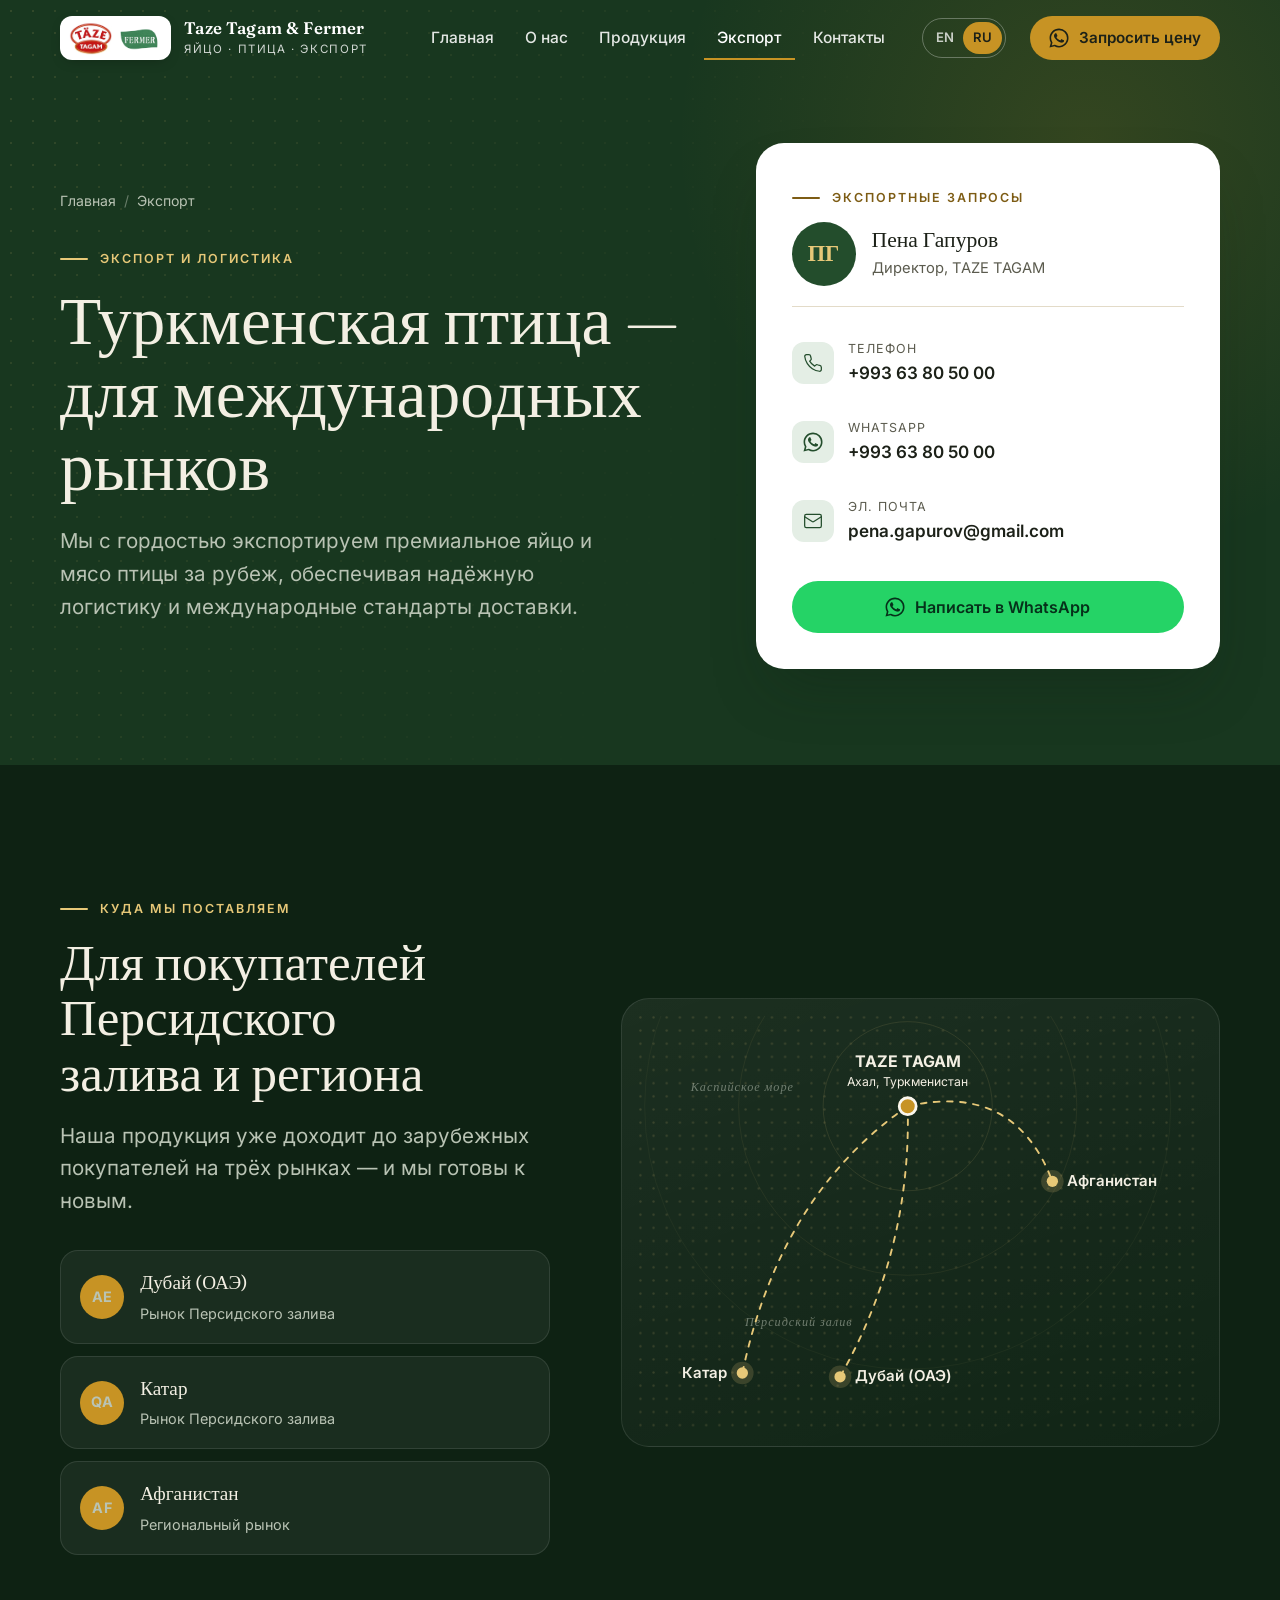
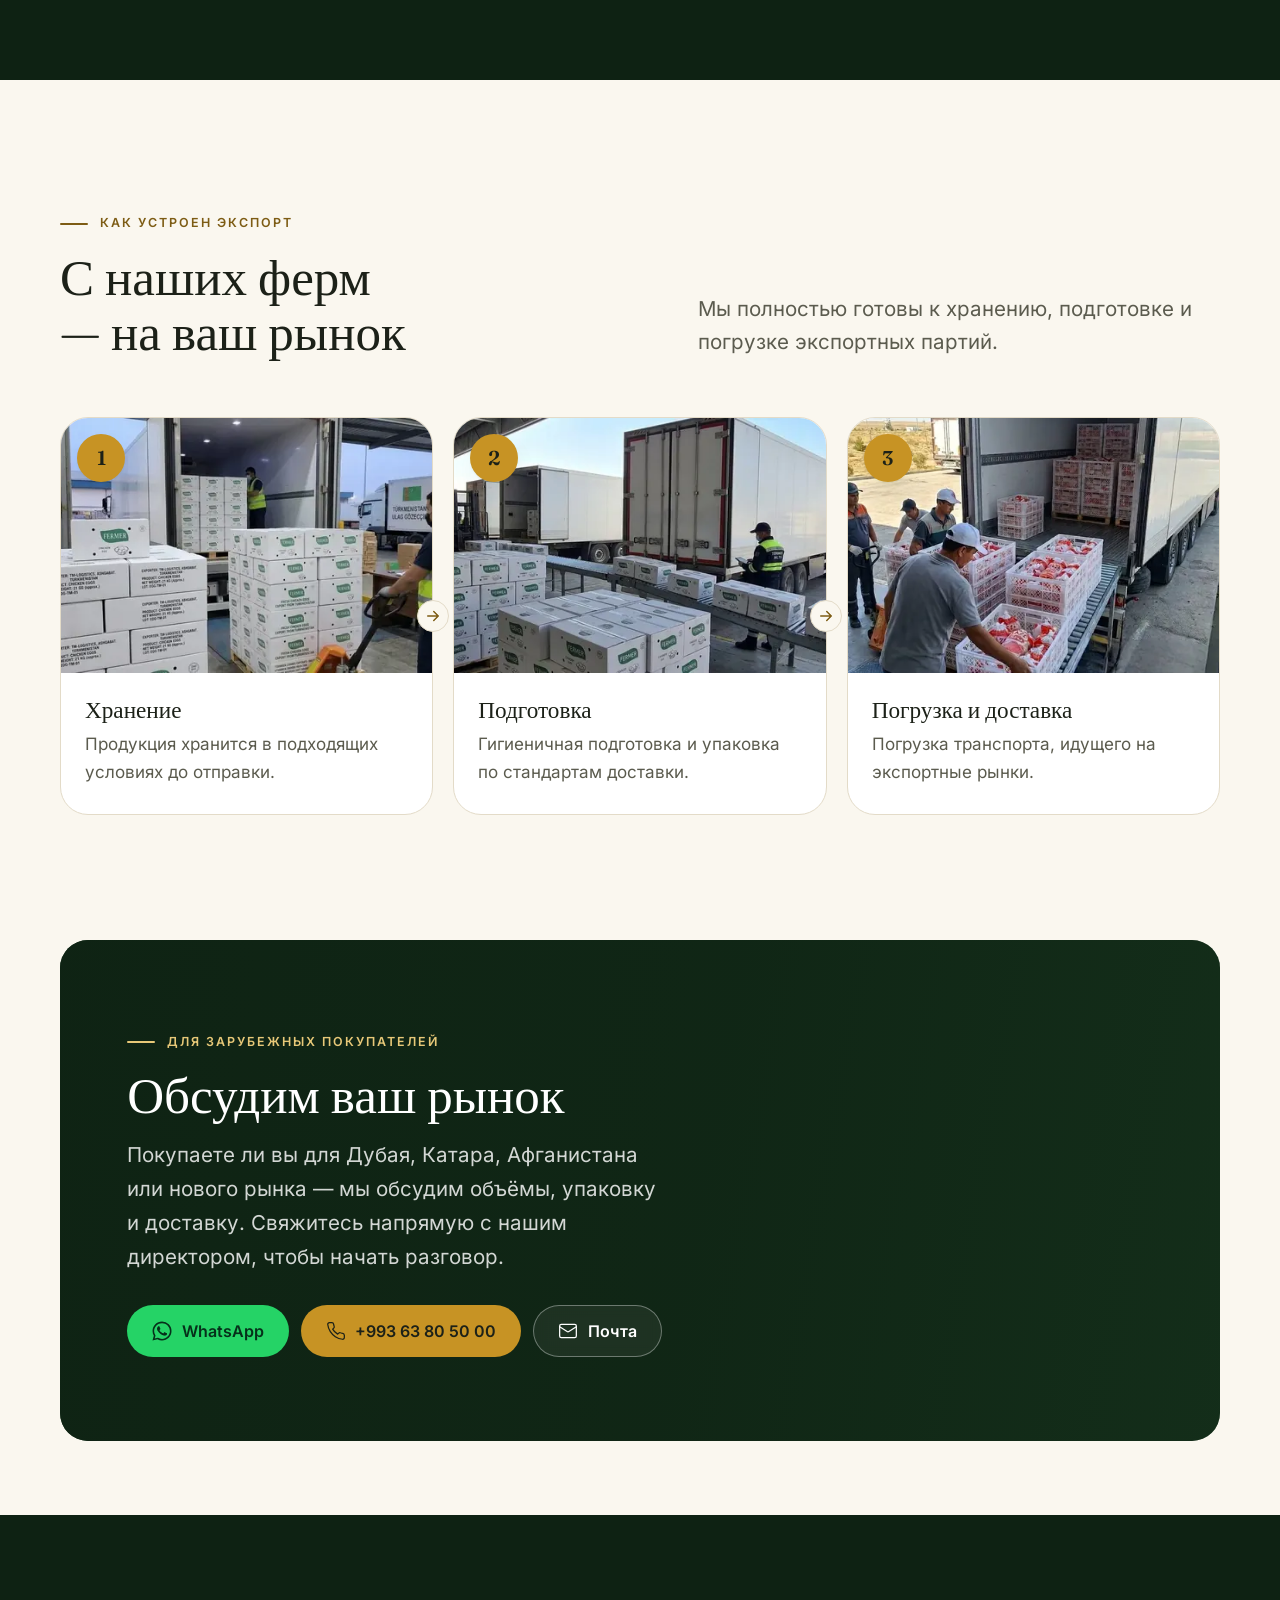
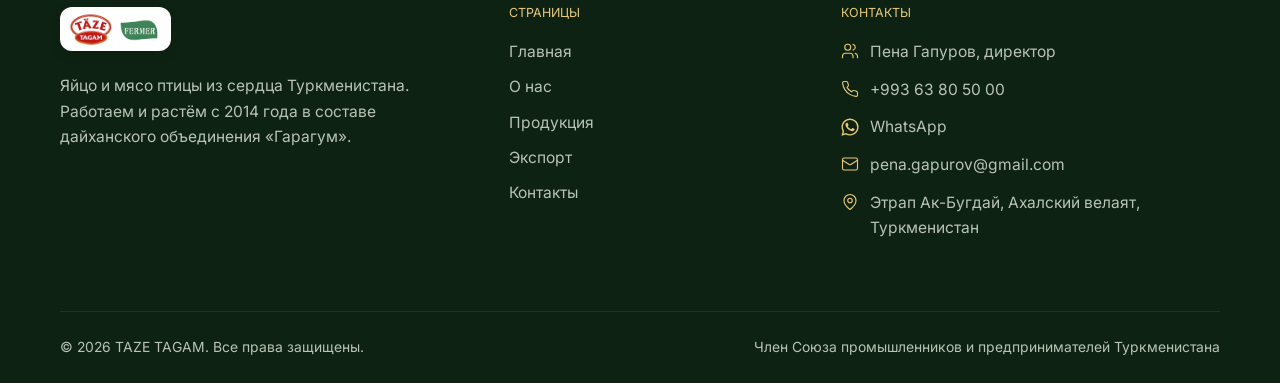
<file: ru/export/index.html>
<!DOCTYPE html>
<html lang="ru">
<head>
<meta charset="UTF-8">
<meta name="viewport" content="width=device-width, initial-scale=1">
<title>Экспорт и логистика — TAZE TAGAM</title>
<meta name="description" content="Экспорт и логистика TAZE TAGAM: поставки яйца и мяса птицы из Туркменистана в Дубай, Катар и Афганистан.">
<meta name="theme-color" content="#18371f">
<link rel="canonical" href="https://www.tazetagam.com/ru/export/">
<link rel="alternate" hreflang="en" href="https://www.tazetagam.com/export/">
<link rel="alternate" hreflang="ru" href="https://www.tazetagam.com/ru/export/">
<link rel="alternate" hreflang="x-default" href="https://www.tazetagam.com/export/">
<meta property="og:type" content="website">
<meta property="og:site_name" content="TAZE TAGAM">
<meta property="og:title" content="Экспорт и логистика — TAZE TAGAM">
<meta property="og:description" content="Экспорт и логистика TAZE TAGAM: поставки яйца и мяса птицы из Туркменистана в Дубай, Катар и Афганистан.">
<meta property="og:url" content="https://www.tazetagam.com/ru/export/">
<meta property="og:image" content="https://www.tazetagam.com/static/img/og-image.jpg">
<meta property="og:image:width" content="1200">
<meta property="og:image:height" content="630">
<meta property="og:locale" content="ru_RU">
<meta name="twitter:card" content="summary_large_image">
<meta name="twitter:title" content="Экспорт и логистика — TAZE TAGAM">
<meta name="twitter:description" content="Экспорт и логистика TAZE TAGAM: поставки яйца и мяса птицы из Туркменистана в Дубай, Катар и Афганистан.">
<meta name="twitter:image" content="https://www.tazetagam.com/static/img/og-image.jpg">
<link rel="icon" href="../../static/favicon.ico" sizes="any">
<link rel="icon" type="image/png" sizes="32x32" href="../../static/favicon-32.png">
<link rel="icon" type="image/png" sizes="16x16" href="../../static/favicon-16.png">
<link rel="apple-touch-icon" sizes="180x180" href="../../static/apple-touch-icon.png">
<link rel="preload" href="../../static/fonts/inter-cyrillic.woff2" as="font" type="font/woff2" crossorigin>
<link rel="stylesheet" href="../../static/css/site.css?v=2">
<script type="application/ld+json">{"@context": "https://schema.org", "@type": "BreadcrumbList", "itemListElement": [{"@type": "ListItem", "position": 1, "name": "Главная", "item": "https://www.tazetagam.com/ru/"}, {"@type": "ListItem", "position": 2, "name": "Экспорт", "item": "https://www.tazetagam.com/ru/export/"}]}</script>
</head>
<body>
<a class="skip-link" href="#main">Перейти к содержимому</a>
<header class="site-header">
  <div class="container">
    <a class="brand" href="../../ru/" aria-label="TAZE TAGAM — Главная">
      <span class="brand-badge"><img src="../../static/img/logo.webp" alt="Логотип Täze Tagam" width="201" height="160"><img src="../../static/img/logo2.webp" alt="Логотип Fermer" width="488" height="324"></span>
      <span class="brand-text"><strong>Taze Tagam &amp; Fermer</strong><span>Яйцо · Птица · Экспорт</span></span>
    </a>
    <nav class="nav" aria-label="Основное меню"><ul><li><a href="../../ru/">Главная</a></li><li><a href="../../ru/about/">О нас</a></li><li><a href="../../ru/products/">Продукция</a></li><li><a href="../../ru/export/" aria-current="page">Экспорт</a></li><li><a href="../../ru/contact/">Контакты</a></li></ul></nav>
    <div class="lang" role="group" aria-label="Language / Язык"><a href="../../export/" hreflang="en" lang="en">EN</a><a href="../../ru/export/" hreflang="ru" lang="ru" aria-current="true">RU</a></div>
    <a class="btn btn--gold header-cta" href="https://wa.me/99363805000?text=%D0%97%D0%B4%D1%80%D0%B0%D0%B2%D1%81%D1%82%D0%B2%D1%83%D0%B9%D1%82%D0%B5%21%20%D0%9C%D0%B5%D0%BD%D1%8F%20%D0%B8%D0%BD%D1%82%D0%B5%D1%80%D0%B5%D1%81%D1%83%D0%B5%D1%82%20%D0%BF%D1%80%D0%BE%D0%B4%D1%83%D0%BA%D1%86%D0%B8%D1%8F%20TAZE%20TAGAM.%20%D0%9F%D1%80%D0%B8%D1%88%D0%BB%D0%B8%D1%82%D0%B5%2C%20%D0%BF%D0%BE%D0%B6%D0%B0%D0%BB%D1%83%D0%B9%D1%81%D1%82%D0%B0%2C%20%D1%86%D0%B5%D0%BD%D1%8B." target="_blank" rel="noopener"><svg viewBox="0 0 24 24" fill="none" stroke="currentColor" stroke-width="1.5" stroke-linecap="round" stroke-linejoin="round" aria-hidden="true" focusable="false"><path fill="currentColor" stroke="none" d="M17.47 14.38c-.3-.15-1.76-.87-2.03-.97-.27-.1-.47-.15-.67.15-.2.3-.77.97-.94 1.17-.17.2-.35.22-.64.07-.3-.15-1.26-.46-2.4-1.48-.89-.79-1.49-1.77-1.66-2.07-.17-.3-.02-.46.13-.61.13-.13.3-.35.45-.52.15-.17.2-.3.3-.5.1-.2.05-.37-.02-.52-.08-.15-.67-1.61-.92-2.2-.24-.58-.49-.5-.67-.51l-.57-.01c-.2 0-.52.07-.79.37-.27.3-1.04 1.02-1.04 2.48s1.07 2.88 1.21 3.07c.15.2 2.1 3.2 5.08 4.49.71.31 1.26.49 1.69.63.71.23 1.36.2 1.87.12.57-.09 1.76-.72 2-1.41.25-.7.25-1.29.17-1.41-.07-.12-.27-.2-.57-.35zM12.04 21.5h-.01a9.45 9.45 0 0 1-4.82-1.32l-.35-.21-3.58.94.96-3.49-.23-.36a9.43 9.43 0 0 1-1.45-5.03c0-5.22 4.25-9.47 9.48-9.47 2.53 0 4.9.99 6.7 2.78a9.4 9.4 0 0 1 2.77 6.7c0 5.23-4.25 9.47-9.47 9.47zm8.06-17.53A11.32 11.32 0 0 0 12.04.63C5.76.63.66 5.73.66 12c0 2 .52 3.96 1.52 5.69L.57 23.5l5.95-1.56a11.36 11.36 0 0 0 5.52 1.4h.01c6.27 0 11.38-5.1 11.38-11.37 0-3.04-1.18-5.9-3.33-8.05z"/></svg>Запросить цену</a>
    <button class="menu-toggle" type="button" aria-expanded="false" aria-controls="mobile-menu" aria-label="Открыть меню"><svg viewBox="0 0 24 24" fill="none" stroke="currentColor" stroke-width="1.5" stroke-linecap="round" stroke-linejoin="round" aria-hidden="true" focusable="false"><path d="M4 7h16M4 12h16M4 17h16"/></svg></button>
  </div>
</header>
<div class="mobile-menu" id="mobile-menu" aria-hidden="true" inert>
  <div class="mobile-menu__top">
    <a class="brand" href="../../ru/" aria-label="TAZE TAGAM"><span class="brand-badge"><img src="../../static/img/logo.webp" alt="Логотип Täze Tagam" width="201" height="160"><img src="../../static/img/logo2.webp" alt="Логотип Fermer" width="488" height="324"></span></a>
    <button class="menu-toggle menu-close" type="button" aria-label="Закрыть меню"><svg viewBox="0 0 24 24" fill="none" stroke="currentColor" stroke-width="1.5" stroke-linecap="round" stroke-linejoin="round" aria-hidden="true" focusable="false"><path d="M18 6 6 18M6 6l12 12"/></svg></button>
  </div>
  <nav aria-label="Основное меню"><a href="../../ru/">Главная</a><a href="../../ru/about/">О нас</a><a href="../../ru/products/">Продукция</a><a href="../../ru/export/" aria-current="page">Экспорт</a><a href="../../ru/contact/">Контакты</a></nav>
  <div class="lang" role="group" aria-label="Language / Язык"><a href="../../export/" hreflang="en" lang="en">EN</a><a href="../../ru/export/" hreflang="ru" lang="ru" aria-current="true">RU</a></div>
  <div class="mobile-menu__foot">
    <a class="btn btn--wa" href="https://wa.me/99363805000?text=%D0%97%D0%B4%D1%80%D0%B0%D0%B2%D1%81%D1%82%D0%B2%D1%83%D0%B9%D1%82%D0%B5%21%20%D0%9C%D0%B5%D0%BD%D1%8F%20%D0%B8%D0%BD%D1%82%D0%B5%D1%80%D0%B5%D1%81%D1%83%D0%B5%D1%82%20%D0%BF%D1%80%D0%BE%D0%B4%D1%83%D0%BA%D1%86%D0%B8%D1%8F%20TAZE%20TAGAM.%20%D0%9F%D1%80%D0%B8%D1%88%D0%BB%D0%B8%D1%82%D0%B5%2C%20%D0%BF%D0%BE%D0%B6%D0%B0%D0%BB%D1%83%D0%B9%D1%81%D1%82%D0%B0%2C%20%D1%86%D0%B5%D0%BD%D1%8B." target="_blank" rel="noopener"><svg viewBox="0 0 24 24" fill="none" stroke="currentColor" stroke-width="1.5" stroke-linecap="round" stroke-linejoin="round" aria-hidden="true" focusable="false"><path fill="currentColor" stroke="none" d="M17.47 14.38c-.3-.15-1.76-.87-2.03-.97-.27-.1-.47-.15-.67.15-.2.3-.77.97-.94 1.17-.17.2-.35.22-.64.07-.3-.15-1.26-.46-2.4-1.48-.89-.79-1.49-1.77-1.66-2.07-.17-.3-.02-.46.13-.61.13-.13.3-.35.45-.52.15-.17.2-.3.3-.5.1-.2.05-.37-.02-.52-.08-.15-.67-1.61-.92-2.2-.24-.58-.49-.5-.67-.51l-.57-.01c-.2 0-.52.07-.79.37-.27.3-1.04 1.02-1.04 2.48s1.07 2.88 1.21 3.07c.15.2 2.1 3.2 5.08 4.49.71.31 1.26.49 1.69.63.71.23 1.36.2 1.87.12.57-.09 1.76-.72 2-1.41.25-.7.25-1.29.17-1.41-.07-.12-.27-.2-.57-.35zM12.04 21.5h-.01a9.45 9.45 0 0 1-4.82-1.32l-.35-.21-3.58.94.96-3.49-.23-.36a9.43 9.43 0 0 1-1.45-5.03c0-5.22 4.25-9.47 9.48-9.47 2.53 0 4.9.99 6.7 2.78a9.4 9.4 0 0 1 2.77 6.7c0 5.23-4.25 9.47-9.47 9.47zm8.06-17.53A11.32 11.32 0 0 0 12.04.63C5.76.63.66 5.73.66 12c0 2 .52 3.96 1.52 5.69L.57 23.5l5.95-1.56a11.36 11.36 0 0 0 5.52 1.4h.01c6.27 0 11.38-5.1 11.38-11.37 0-3.04-1.18-5.9-3.33-8.05z"/></svg>WhatsApp</a>
    <a class="btn btn--ghost-light" href="tel:+99363805000"><svg viewBox="0 0 24 24" fill="none" stroke="currentColor" stroke-width="1.5" stroke-linecap="round" stroke-linejoin="round" aria-hidden="true" focusable="false"><path d="M22 16.9v3a2 2 0 0 1-2.2 2 19.8 19.8 0 0 1-8.6-3.1 19.5 19.5 0 0 1-6-6A19.8 19.8 0 0 1 2.1 4.2 2 2 0 0 1 4.1 2h3a2 2 0 0 1 2 1.7c.1.9.4 1.8.7 2.7a2 2 0 0 1-.5 2.1L8 9.8a16 16 0 0 0 6 6l1.3-1.3a2 2 0 0 1 2.1-.4c.9.3 1.8.6 2.7.7a2 2 0 0 1 1.7 2z"/></svg>+993 63 80 50 00</a>
  </div>
</div>
<main id="main">
<section class="page-hero">
  <div class="container page-hero__grid">
    <div>
      <nav aria-label="Навигационная цепочка"><ol class="breadcrumb"><li><a href="../../ru/">Главная</a></li><li aria-current="page">Экспорт</li></ol></nav>
      <span class="eyebrow">Экспорт и логистика</span>
      <h1>Туркменская птица — для международных рынков</h1>
      <p class="lead">Мы с гордостью экспортируем премиальное яйцо и мясо птицы за рубеж, обеспечивая надёжную логистику и международные стандарты доставки.</p>
      
    </div>
    <div class="page-hero__media"><div class="contact-card">
  <span class="eyebrow" style="margin-bottom:1rem">Экспортные запросы</span>
  <div class="person"><span class="person__avatar" aria-hidden="true">ПГ</span><div><strong>Пена Гапуров</strong><span>Директор, TAZE TAGAM</span></div></div>
  <div class="contact-lines">
    <a class="contact-line" href="tel:+99363805000"><span class="contact-line__icon"><svg viewBox="0 0 24 24" fill="none" stroke="currentColor" stroke-width="1.5" stroke-linecap="round" stroke-linejoin="round" aria-hidden="true" focusable="false"><path d="M22 16.9v3a2 2 0 0 1-2.2 2 19.8 19.8 0 0 1-8.6-3.1 19.5 19.5 0 0 1-6-6A19.8 19.8 0 0 1 2.1 4.2 2 2 0 0 1 4.1 2h3a2 2 0 0 1 2 1.7c.1.9.4 1.8.7 2.7a2 2 0 0 1-.5 2.1L8 9.8a16 16 0 0 0 6 6l1.3-1.3a2 2 0 0 1 2.1-.4c.9.3 1.8.6 2.7.7a2 2 0 0 1 1.7 2z"/></svg></span><span><small>Телефон</small><b>+993 63 80 50 00</b></span></a>
    <a class="contact-line" href="https://wa.me/99363805000?text=%D0%97%D0%B4%D1%80%D0%B0%D0%B2%D1%81%D1%82%D0%B2%D1%83%D0%B9%D1%82%D0%B5%21%20%D0%AF%20%D0%B7%D0%B0%D1%80%D1%83%D0%B1%D0%B5%D0%B6%D0%BD%D1%8B%D0%B9%20%D0%BF%D0%BE%D0%BA%D1%83%D0%BF%D0%B0%D1%82%D0%B5%D0%BB%D1%8C%2C%20%D0%B8%D0%BD%D1%82%D0%B5%D1%80%D0%B5%D1%81%D1%83%D1%8E%D1%81%D1%8C%20%D0%B8%D0%BC%D0%BF%D0%BE%D1%80%D1%82%D0%BE%D0%BC%20%D1%8F%D0%B9%D1%86%D0%B0%20/%20%D0%BC%D1%8F%D1%81%D0%B0%20%D0%BF%D1%82%D0%B8%D1%86%D1%8B%20TAZE%20TAGAM." target="_blank" rel="noopener"><span class="contact-line__icon"><svg viewBox="0 0 24 24" fill="none" stroke="currentColor" stroke-width="1.5" stroke-linecap="round" stroke-linejoin="round" aria-hidden="true" focusable="false"><path fill="currentColor" stroke="none" d="M17.47 14.38c-.3-.15-1.76-.87-2.03-.97-.27-.1-.47-.15-.67.15-.2.3-.77.97-.94 1.17-.17.2-.35.22-.64.07-.3-.15-1.26-.46-2.4-1.48-.89-.79-1.49-1.77-1.66-2.07-.17-.3-.02-.46.13-.61.13-.13.3-.35.45-.52.15-.17.2-.3.3-.5.1-.2.05-.37-.02-.52-.08-.15-.67-1.61-.92-2.2-.24-.58-.49-.5-.67-.51l-.57-.01c-.2 0-.52.07-.79.37-.27.3-1.04 1.02-1.04 2.48s1.07 2.88 1.21 3.07c.15.2 2.1 3.2 5.08 4.49.71.31 1.26.49 1.69.63.71.23 1.36.2 1.87.12.57-.09 1.76-.72 2-1.41.25-.7.25-1.29.17-1.41-.07-.12-.27-.2-.57-.35zM12.04 21.5h-.01a9.45 9.45 0 0 1-4.82-1.32l-.35-.21-3.58.94.96-3.49-.23-.36a9.43 9.43 0 0 1-1.45-5.03c0-5.22 4.25-9.47 9.48-9.47 2.53 0 4.9.99 6.7 2.78a9.4 9.4 0 0 1 2.77 6.7c0 5.23-4.25 9.47-9.47 9.47zm8.06-17.53A11.32 11.32 0 0 0 12.04.63C5.76.63.66 5.73.66 12c0 2 .52 3.96 1.52 5.69L.57 23.5l5.95-1.56a11.36 11.36 0 0 0 5.52 1.4h.01c6.27 0 11.38-5.1 11.38-11.37 0-3.04-1.18-5.9-3.33-8.05z"/></svg></span><span><small>WhatsApp</small><b>+993 63 80 50 00</b></span></a>
    <a class="contact-line" href="mailto:pena.gapurov@gmail.com"><span class="contact-line__icon"><svg viewBox="0 0 24 24" fill="none" stroke="currentColor" stroke-width="1.5" stroke-linecap="round" stroke-linejoin="round" aria-hidden="true" focusable="false"><rect x="2" y="4" width="20" height="16" rx="2"/><path d="m22 7-8.97 5.7a1.94 1.94 0 0 1-2.06 0L2 7"/></svg></span><span><small>Эл. почта</small><b>pena.gapurov@gmail.com</b></span></a>
  </div>
  <div class="btn-row"><a class="btn btn--wa" href="https://wa.me/99363805000?text=%D0%97%D0%B4%D1%80%D0%B0%D0%B2%D1%81%D1%82%D0%B2%D1%83%D0%B9%D1%82%D0%B5%21%20%D0%AF%20%D0%B7%D0%B0%D1%80%D1%83%D0%B1%D0%B5%D0%B6%D0%BD%D1%8B%D0%B9%20%D0%BF%D0%BE%D0%BA%D1%83%D0%BF%D0%B0%D1%82%D0%B5%D0%BB%D1%8C%2C%20%D0%B8%D0%BD%D1%82%D0%B5%D1%80%D0%B5%D1%81%D1%83%D1%8E%D1%81%D1%8C%20%D0%B8%D0%BC%D0%BF%D0%BE%D1%80%D1%82%D0%BE%D0%BC%20%D1%8F%D0%B9%D1%86%D0%B0%20/%20%D0%BC%D1%8F%D1%81%D0%B0%20%D0%BF%D1%82%D0%B8%D1%86%D1%8B%20TAZE%20TAGAM." target="_blank" rel="noopener"><svg viewBox="0 0 24 24" fill="none" stroke="currentColor" stroke-width="1.5" stroke-linecap="round" stroke-linejoin="round" aria-hidden="true" focusable="false"><path fill="currentColor" stroke="none" d="M17.47 14.38c-.3-.15-1.76-.87-2.03-.97-.27-.1-.47-.15-.67.15-.2.3-.77.97-.94 1.17-.17.2-.35.22-.64.07-.3-.15-1.26-.46-2.4-1.48-.89-.79-1.49-1.77-1.66-2.07-.17-.3-.02-.46.13-.61.13-.13.3-.35.45-.52.15-.17.2-.3.3-.5.1-.2.05-.37-.02-.52-.08-.15-.67-1.61-.92-2.2-.24-.58-.49-.5-.67-.51l-.57-.01c-.2 0-.52.07-.79.37-.27.3-1.04 1.02-1.04 2.48s1.07 2.88 1.21 3.07c.15.2 2.1 3.2 5.08 4.49.71.31 1.26.49 1.69.63.71.23 1.36.2 1.87.12.57-.09 1.76-.72 2-1.41.25-.7.25-1.29.17-1.41-.07-.12-.27-.2-.57-.35zM12.04 21.5h-.01a9.45 9.45 0 0 1-4.82-1.32l-.35-.21-3.58.94.96-3.49-.23-.36a9.43 9.43 0 0 1-1.45-5.03c0-5.22 4.25-9.47 9.48-9.47 2.53 0 4.9.99 6.7 2.78a9.4 9.4 0 0 1 2.77 6.7c0 5.23-4.25 9.47-9.47 9.47zm8.06-17.53A11.32 11.32 0 0 0 12.04.63C5.76.63.66 5.73.66 12c0 2 .52 3.96 1.52 5.69L.57 23.5l5.95-1.56a11.36 11.36 0 0 0 5.52 1.4h.01c6.27 0 11.38-5.1 11.38-11.37 0-3.04-1.18-5.9-3.33-8.05z"/></svg>Написать в WhatsApp</a></div>
</div></div>
  </div>
</section>

<section class="section section--darker" aria-labelledby="where-title">
  <div class="container reach">
    <div class="reveal">
      <span class="eyebrow">Куда мы поставляем</span>
      <h2 class="h2" id="where-title">Для покупателей Персидского залива и региона</h2>
      <p class="lead" style="margin-top:1.25rem">Наша продукция уже доходит до зарубежных покупателей на трёх рынках — и мы готовы к новым.</p>
      <ul class="markets"><li class="market reveal"><span class="market__code" aria-hidden="true">AE</span><div><strong>Дубай (ОАЭ)</strong><span>Рынок Персидского залива</span></div></li><li class="market reveal"><span class="market__code" aria-hidden="true">QA</span><div><strong>Катар</strong><span>Рынок Персидского залива</span></div></li><li class="market reveal"><span class="market__code" aria-hidden="true">AF</span><div><strong>Афганистан</strong><span>Региональный рынок</span></div></li></ul>
    </div>
    <div class="map reveal">
<svg viewBox="0 0 600 440" role="img" aria-label="Карта экспортных маршрутов из Ахала (Туркменистан) в Дубай (ОАЭ), Катар и Афганистан">
  <defs><pattern id="dots" width="14" height="14" patternUnits="userSpaceOnUse"><circle cx="1.5" cy="1.5" r="1.2" fill="rgba(231,200,120,.16)"/></pattern></defs>
  <rect width="600" height="440" fill="url(#dots)"/>
  <circle cx="286" cy="96" r="90" fill="none" stroke="rgba(231,200,120,.12)"/>
  <circle cx="286" cy="96" r="180" fill="none" stroke="rgba(231,200,120,.08)"/>
  <circle cx="286" cy="96" r="280" fill="none" stroke="rgba(231,200,120,.05)"/>
  <text class="sea" x="110" y="80" text-anchor="middle">Каспийское море</text>
  <text class="sea" x="170" y="330" text-anchor="middle">Персидский залив</text>
  <path class="route" d="M286 96 Q400 70 440 176"/><path class="route" d="M286 96 Q290 250 214 384"/><path class="route" d="M286 96 Q150 190 110 380"/>
  <circle cx="440" cy="176" r="12" fill="rgba(231,200,120,.18)"/><circle cx="440" cy="176" r="6" fill="#e7c878"/><text x="456" y="181" text-anchor="start" font-size="16" font-weight="600">Афганистан</text><circle cx="214" cy="384" r="12" fill="rgba(231,200,120,.18)"/><circle cx="214" cy="384" r="6" fill="#e7c878"/><text x="230" y="389" text-anchor="start" font-size="16" font-weight="600">Дубай (ОАЭ)</text><circle cx="110" cy="380" r="12" fill="rgba(231,200,120,.18)"/><circle cx="110" cy="380" r="6" fill="#e7c878"/><text x="94" y="385" text-anchor="end" font-size="16" font-weight="600">Катар</text>
  <circle class="pulse" cx="286" cy="96" r="10" fill="#c79324"/>
  <circle cx="286" cy="96" r="9" fill="#c79324" stroke="#faf7ef" stroke-width="3"/>
  <text x="286" y="54" text-anchor="middle" font-size="17" font-weight="700">TAZE TAGAM</text>
  <text x="286" y="74" text-anchor="middle" font-size="13" fill="#b9c3b4">Ахал, Туркменистан</text>
</svg>
</div>
  </div>
</section>
<section class="section" aria-labelledby="proc-title">
  <div class="container">
    <div class="section-head section-head--split reveal"><div><span class="eyebrow">Как устроен экспорт</span><h2 class="h2" id="proc-title">С наших ферм — на ваш рынок</h2></div><p class="lead">Мы полностью готовы к хранению, подготовке и погрузке экспортных партий.</p></div>
    <div class="steps"><article class="step reveal"><div class="step__media"><img src="../../static/img/export3.webp" srcset="../../static/img/sizes/export3-640.webp 640w, ../../static/img/sizes/export3-1000.webp 1000w, ../../static/img/export3.webp 1400w" sizes="(min-width:900px) 33vw, 100vw" alt="Коробки с продукцией на паллетах на складе отгрузки" width="1400" height="647" loading="lazy" decoding="async"><span class="step__num">1</span></div><div class="step__body"><h3>Хранение</h3><p>Продукция хранится в подходящих условиях до отправки.</p></div></article><article class="step reveal"><div class="step__media"><img src="../../static/img/export2.webp" srcset="../../static/img/sizes/export2-640.webp 640w, ../../static/img/sizes/export2-1000.webp 1000w, ../../static/img/export2.webp 1400w" sizes="(min-width:900px) 33vw, 100vw" alt="Упакованные коробки на конвейере у рефрижераторов" width="1400" height="647" loading="lazy" decoding="async"><span class="step__num">2</span></div><div class="step__body"><h3>Подготовка</h3><p>Гигиеничная подготовка и упаковка по стандартам доставки.</p></div></article><article class="step reveal"><div class="step__media"><img src="../../static/img/export1.webp" srcset="../../static/img/sizes/export1-480.webp 480w, ../../static/img/sizes/export1-720.webp 720w, ../../static/img/export1.webp 896w" sizes="(min-width:900px) 33vw, 100vw" alt="Рабочие грузят коробки в рефрижератор" width="896" height="1182" loading="lazy" decoding="async"><span class="step__num">3</span></div><div class="step__body"><h3>Погрузка и доставка</h3><p>Погрузка транспорта, идущего на экспортные рынки.</p></div></article></div>
  </div>
</section>
<section class="section section--tight" style="padding-top:0" aria-labelledby="cta-title">
  <div class="container">
    <div class="cta-band reveal">
      <span class="eyebrow" style="color:var(--gold-300)">Для зарубежных покупателей</span>
      <h2 id="cta-title">Обсудим ваш рынок</h2>
      <p>Покупаете ли вы для Дубая, Катара, Афганистана или нового рынка — мы обсудим объёмы, упаковку и доставку. Свяжитесь напрямую с нашим директором, чтобы начать разговор.</p>
      <div class="btn-row"><a class="btn btn--wa" href="https://wa.me/99363805000?text=%D0%97%D0%B4%D1%80%D0%B0%D0%B2%D1%81%D1%82%D0%B2%D1%83%D0%B9%D1%82%D0%B5%21%20%D0%AF%20%D0%B7%D0%B0%D1%80%D1%83%D0%B1%D0%B5%D0%B6%D0%BD%D1%8B%D0%B9%20%D0%BF%D0%BE%D0%BA%D1%83%D0%BF%D0%B0%D1%82%D0%B5%D0%BB%D1%8C%2C%20%D0%B8%D0%BD%D1%82%D0%B5%D1%80%D0%B5%D1%81%D1%83%D1%8E%D1%81%D1%8C%20%D0%B8%D0%BC%D0%BF%D0%BE%D1%80%D1%82%D0%BE%D0%BC%20%D1%8F%D0%B9%D1%86%D0%B0%20/%20%D0%BC%D1%8F%D1%81%D0%B0%20%D0%BF%D1%82%D0%B8%D1%86%D1%8B%20TAZE%20TAGAM." target="_blank" rel="noopener"><svg viewBox="0 0 24 24" fill="none" stroke="currentColor" stroke-width="1.5" stroke-linecap="round" stroke-linejoin="round" aria-hidden="true" focusable="false"><path fill="currentColor" stroke="none" d="M17.47 14.38c-.3-.15-1.76-.87-2.03-.97-.27-.1-.47-.15-.67.15-.2.3-.77.97-.94 1.17-.17.2-.35.22-.64.07-.3-.15-1.26-.46-2.4-1.48-.89-.79-1.49-1.77-1.66-2.07-.17-.3-.02-.46.13-.61.13-.13.3-.35.45-.52.15-.17.2-.3.3-.5.1-.2.05-.37-.02-.52-.08-.15-.67-1.61-.92-2.2-.24-.58-.49-.5-.67-.51l-.57-.01c-.2 0-.52.07-.79.37-.27.3-1.04 1.02-1.04 2.48s1.07 2.88 1.21 3.07c.15.2 2.1 3.2 5.08 4.49.71.31 1.26.49 1.69.63.71.23 1.36.2 1.87.12.57-.09 1.76-.72 2-1.41.25-.7.25-1.29.17-1.41-.07-.12-.27-.2-.57-.35zM12.04 21.5h-.01a9.45 9.45 0 0 1-4.82-1.32l-.35-.21-3.58.94.96-3.49-.23-.36a9.43 9.43 0 0 1-1.45-5.03c0-5.22 4.25-9.47 9.48-9.47 2.53 0 4.9.99 6.7 2.78a9.4 9.4 0 0 1 2.77 6.7c0 5.23-4.25 9.47-9.47 9.47zm8.06-17.53A11.32 11.32 0 0 0 12.04.63C5.76.63.66 5.73.66 12c0 2 .52 3.96 1.52 5.69L.57 23.5l5.95-1.56a11.36 11.36 0 0 0 5.52 1.4h.01c6.27 0 11.38-5.1 11.38-11.37 0-3.04-1.18-5.9-3.33-8.05z"/></svg>WhatsApp</a><a class="btn btn--gold" href="tel:+99363805000"><svg viewBox="0 0 24 24" fill="none" stroke="currentColor" stroke-width="1.5" stroke-linecap="round" stroke-linejoin="round" aria-hidden="true" focusable="false"><path d="M22 16.9v3a2 2 0 0 1-2.2 2 19.8 19.8 0 0 1-8.6-3.1 19.5 19.5 0 0 1-6-6A19.8 19.8 0 0 1 2.1 4.2 2 2 0 0 1 4.1 2h3a2 2 0 0 1 2 1.7c.1.9.4 1.8.7 2.7a2 2 0 0 1-.5 2.1L8 9.8a16 16 0 0 0 6 6l1.3-1.3a2 2 0 0 1 2.1-.4c.9.3 1.8.6 2.7.7a2 2 0 0 1 1.7 2z"/></svg>+993 63 80 50 00</a><a class="btn btn--ghost-light" href="mailto:pena.gapurov@gmail.com"><svg viewBox="0 0 24 24" fill="none" stroke="currentColor" stroke-width="1.5" stroke-linecap="round" stroke-linejoin="round" aria-hidden="true" focusable="false"><rect x="2" y="4" width="20" height="16" rx="2"/><path d="m22 7-8.97 5.7a1.94 1.94 0 0 1-2.06 0L2 7"/></svg>Почта</a></div>
    </div>
  </div>
</section>
</main>
<footer class="site-footer">
  <div class="container">
    <div class="footer-grid">
      <div class="footer-brand">
        <span class="brand-badge"><img src="../../static/img/logo.webp" alt="Логотип Täze Tagam" width="201" height="160"><img src="../../static/img/logo2.webp" alt="Логотип Fermer" width="488" height="324"></span>
        <p>Яйцо и мясо птицы из сердца Туркменистана. Работаем и растём с 2014 года в составе дайханского объединения «Гарагум».</p>
      </div>
      <div>
        <h2>Страницы</h2>
        <ul class="footer-links"><li><a href="../../ru/">Главная</a></li><li><a href="../../ru/about/">О нас</a></li><li><a href="../../ru/products/">Продукция</a></li><li><a href="../../ru/export/">Экспорт</a></li><li><a href="../../ru/contact/">Контакты</a></li></ul>
      </div>
      <div>
        <h2>Контакты</h2>
        <ul class="footer-contact">
          <li><svg viewBox="0 0 24 24" fill="none" stroke="currentColor" stroke-width="1.5" stroke-linecap="round" stroke-linejoin="round" aria-hidden="true" focusable="false"><path d="M16 21v-2a4 4 0 0 0-4-4H6a4 4 0 0 0-4 4v2M22 21v-2a4 4 0 0 0-3-3.87M16 3.13a4 4 0 0 1 0 7.75"/><circle cx="9" cy="7" r="4"/></svg><span>Пена Гапуров, директор</span></li>
          <li><svg viewBox="0 0 24 24" fill="none" stroke="currentColor" stroke-width="1.5" stroke-linecap="round" stroke-linejoin="round" aria-hidden="true" focusable="false"><path d="M22 16.9v3a2 2 0 0 1-2.2 2 19.8 19.8 0 0 1-8.6-3.1 19.5 19.5 0 0 1-6-6A19.8 19.8 0 0 1 2.1 4.2 2 2 0 0 1 4.1 2h3a2 2 0 0 1 2 1.7c.1.9.4 1.8.7 2.7a2 2 0 0 1-.5 2.1L8 9.8a16 16 0 0 0 6 6l1.3-1.3a2 2 0 0 1 2.1-.4c.9.3 1.8.6 2.7.7a2 2 0 0 1 1.7 2z"/></svg><a href="tel:+99363805000">+993 63 80 50 00</a></li>
          <li><svg viewBox="0 0 24 24" fill="none" stroke="currentColor" stroke-width="1.5" stroke-linecap="round" stroke-linejoin="round" aria-hidden="true" focusable="false"><path fill="currentColor" stroke="none" d="M17.47 14.38c-.3-.15-1.76-.87-2.03-.97-.27-.1-.47-.15-.67.15-.2.3-.77.97-.94 1.17-.17.2-.35.22-.64.07-.3-.15-1.26-.46-2.4-1.48-.89-.79-1.49-1.77-1.66-2.07-.17-.3-.02-.46.13-.61.13-.13.3-.35.45-.52.15-.17.2-.3.3-.5.1-.2.05-.37-.02-.52-.08-.15-.67-1.61-.92-2.2-.24-.58-.49-.5-.67-.51l-.57-.01c-.2 0-.52.07-.79.37-.27.3-1.04 1.02-1.04 2.48s1.07 2.88 1.21 3.07c.15.2 2.1 3.2 5.08 4.49.71.31 1.26.49 1.69.63.71.23 1.36.2 1.87.12.57-.09 1.76-.72 2-1.41.25-.7.25-1.29.17-1.41-.07-.12-.27-.2-.57-.35zM12.04 21.5h-.01a9.45 9.45 0 0 1-4.82-1.32l-.35-.21-3.58.94.96-3.49-.23-.36a9.43 9.43 0 0 1-1.45-5.03c0-5.22 4.25-9.47 9.48-9.47 2.53 0 4.9.99 6.7 2.78a9.4 9.4 0 0 1 2.77 6.7c0 5.23-4.25 9.47-9.47 9.47zm8.06-17.53A11.32 11.32 0 0 0 12.04.63C5.76.63.66 5.73.66 12c0 2 .52 3.96 1.52 5.69L.57 23.5l5.95-1.56a11.36 11.36 0 0 0 5.52 1.4h.01c6.27 0 11.38-5.1 11.38-11.37 0-3.04-1.18-5.9-3.33-8.05z"/></svg><a href="https://wa.me/99363805000?text=%D0%97%D0%B4%D1%80%D0%B0%D0%B2%D1%81%D1%82%D0%B2%D1%83%D0%B9%D1%82%D0%B5%21%20%D0%9C%D0%B5%D0%BD%D1%8F%20%D0%B8%D0%BD%D1%82%D0%B5%D1%80%D0%B5%D1%81%D1%83%D0%B5%D1%82%20%D0%BF%D1%80%D0%BE%D0%B4%D1%83%D0%BA%D1%86%D0%B8%D1%8F%20TAZE%20TAGAM.%20%D0%9F%D1%80%D0%B8%D1%88%D0%BB%D0%B8%D1%82%D0%B5%2C%20%D0%BF%D0%BE%D0%B6%D0%B0%D0%BB%D1%83%D0%B9%D1%81%D1%82%D0%B0%2C%20%D1%86%D0%B5%D0%BD%D1%8B." target="_blank" rel="noopener">WhatsApp</a></li>
          <li><svg viewBox="0 0 24 24" fill="none" stroke="currentColor" stroke-width="1.5" stroke-linecap="round" stroke-linejoin="round" aria-hidden="true" focusable="false"><rect x="2" y="4" width="20" height="16" rx="2"/><path d="m22 7-8.97 5.7a1.94 1.94 0 0 1-2.06 0L2 7"/></svg><a href="mailto:pena.gapurov@gmail.com">pena.gapurov@gmail.com</a></li>
          <li><svg viewBox="0 0 24 24" fill="none" stroke="currentColor" stroke-width="1.5" stroke-linecap="round" stroke-linejoin="round" aria-hidden="true" focusable="false"><path d="M20 10c0 6-8 12-8 12s-8-6-8-12a8 8 0 0 1 16 0Z"/><circle cx="12" cy="10" r="3"/></svg><span>Этрап Ак-Бугдай, Ахалский велаят, Туркменистан</span></li>
        </ul>
      </div>
    </div>
    <div class="footer-bottom">
      <span>© 2026 TAZE TAGAM. Все права защищены.</span>
      <span>Член Союза промышленников и предпринимателей Туркменистана</span>
    </div>
  </div>
</footer>
<nav class="action-bar" aria-label="Контакты">
  <a href="tel:+99363805000"><svg viewBox="0 0 24 24" fill="none" stroke="currentColor" stroke-width="1.5" stroke-linecap="round" stroke-linejoin="round" aria-hidden="true" focusable="false"><path d="M22 16.9v3a2 2 0 0 1-2.2 2 19.8 19.8 0 0 1-8.6-3.1 19.5 19.5 0 0 1-6-6A19.8 19.8 0 0 1 2.1 4.2 2 2 0 0 1 4.1 2h3a2 2 0 0 1 2 1.7c.1.9.4 1.8.7 2.7a2 2 0 0 1-.5 2.1L8 9.8a16 16 0 0 0 6 6l1.3-1.3a2 2 0 0 1 2.1-.4c.9.3 1.8.6 2.7.7a2 2 0 0 1 1.7 2z"/></svg>Позвонить</a>
  <a class="is-wa" href="https://wa.me/99363805000?text=%D0%97%D0%B4%D1%80%D0%B0%D0%B2%D1%81%D1%82%D0%B2%D1%83%D0%B9%D1%82%D0%B5%21%20%D0%9C%D0%B5%D0%BD%D1%8F%20%D0%B8%D0%BD%D1%82%D0%B5%D1%80%D0%B5%D1%81%D1%83%D0%B5%D1%82%20%D0%BF%D1%80%D0%BE%D0%B4%D1%83%D0%BA%D1%86%D0%B8%D1%8F%20TAZE%20TAGAM.%20%D0%9F%D1%80%D0%B8%D1%88%D0%BB%D0%B8%D1%82%D0%B5%2C%20%D0%BF%D0%BE%D0%B6%D0%B0%D0%BB%D1%83%D0%B9%D1%81%D1%82%D0%B0%2C%20%D1%86%D0%B5%D0%BD%D1%8B." target="_blank" rel="noopener"><svg viewBox="0 0 24 24" fill="none" stroke="currentColor" stroke-width="1.5" stroke-linecap="round" stroke-linejoin="round" aria-hidden="true" focusable="false"><path fill="currentColor" stroke="none" d="M17.47 14.38c-.3-.15-1.76-.87-2.03-.97-.27-.1-.47-.15-.67.15-.2.3-.77.97-.94 1.17-.17.2-.35.22-.64.07-.3-.15-1.26-.46-2.4-1.48-.89-.79-1.49-1.77-1.66-2.07-.17-.3-.02-.46.13-.61.13-.13.3-.35.45-.52.15-.17.2-.3.3-.5.1-.2.05-.37-.02-.52-.08-.15-.67-1.61-.92-2.2-.24-.58-.49-.5-.67-.51l-.57-.01c-.2 0-.52.07-.79.37-.27.3-1.04 1.02-1.04 2.48s1.07 2.88 1.21 3.07c.15.2 2.1 3.2 5.08 4.49.71.31 1.26.49 1.69.63.71.23 1.36.2 1.87.12.57-.09 1.76-.72 2-1.41.25-.7.25-1.29.17-1.41-.07-.12-.27-.2-.57-.35zM12.04 21.5h-.01a9.45 9.45 0 0 1-4.82-1.32l-.35-.21-3.58.94.96-3.49-.23-.36a9.43 9.43 0 0 1-1.45-5.03c0-5.22 4.25-9.47 9.48-9.47 2.53 0 4.9.99 6.7 2.78a9.4 9.4 0 0 1 2.77 6.7c0 5.23-4.25 9.47-9.47 9.47zm8.06-17.53A11.32 11.32 0 0 0 12.04.63C5.76.63.66 5.73.66 12c0 2 .52 3.96 1.52 5.69L.57 23.5l5.95-1.56a11.36 11.36 0 0 0 5.52 1.4h.01c6.27 0 11.38-5.1 11.38-11.37 0-3.04-1.18-5.9-3.33-8.05z"/></svg>WhatsApp</a>
  <a href="mailto:pena.gapurov@gmail.com"><svg viewBox="0 0 24 24" fill="none" stroke="currentColor" stroke-width="1.5" stroke-linecap="round" stroke-linejoin="round" aria-hidden="true" focusable="false"><rect x="2" y="4" width="20" height="16" rx="2"/><path d="m22 7-8.97 5.7a1.94 1.94 0 0 1-2.06 0L2 7"/></svg>Почта</a>
</nav>
<a class="wa-float" href="https://wa.me/99363805000?text=%D0%97%D0%B4%D1%80%D0%B0%D0%B2%D1%81%D1%82%D0%B2%D1%83%D0%B9%D1%82%D0%B5%21%20%D0%9C%D0%B5%D0%BD%D1%8F%20%D0%B8%D0%BD%D1%82%D0%B5%D1%80%D0%B5%D1%81%D1%83%D0%B5%D1%82%20%D0%BF%D1%80%D0%BE%D0%B4%D1%83%D0%BA%D1%86%D0%B8%D1%8F%20TAZE%20TAGAM.%20%D0%9F%D1%80%D0%B8%D1%88%D0%BB%D0%B8%D1%82%D0%B5%2C%20%D0%BF%D0%BE%D0%B6%D0%B0%D0%BB%D1%83%D0%B9%D1%81%D1%82%D0%B0%2C%20%D1%86%D0%B5%D0%BD%D1%8B." target="_blank" rel="noopener" aria-label="WhatsApp +993 63 80 50 00"><svg viewBox="0 0 24 24" fill="none" stroke="currentColor" stroke-width="1.5" stroke-linecap="round" stroke-linejoin="round" aria-hidden="true" focusable="false"><path fill="currentColor" stroke="none" d="M17.47 14.38c-.3-.15-1.76-.87-2.03-.97-.27-.1-.47-.15-.67.15-.2.3-.77.97-.94 1.17-.17.2-.35.22-.64.07-.3-.15-1.26-.46-2.4-1.48-.89-.79-1.49-1.77-1.66-2.07-.17-.3-.02-.46.13-.61.13-.13.3-.35.45-.52.15-.17.2-.3.3-.5.1-.2.05-.37-.02-.52-.08-.15-.67-1.61-.92-2.2-.24-.58-.49-.5-.67-.51l-.57-.01c-.2 0-.52.07-.79.37-.27.3-1.04 1.02-1.04 2.48s1.07 2.88 1.21 3.07c.15.2 2.1 3.2 5.08 4.49.71.31 1.26.49 1.69.63.71.23 1.36.2 1.87.12.57-.09 1.76-.72 2-1.41.25-.7.25-1.29.17-1.41-.07-.12-.27-.2-.57-.35zM12.04 21.5h-.01a9.45 9.45 0 0 1-4.82-1.32l-.35-.21-3.58.94.96-3.49-.23-.36a9.43 9.43 0 0 1-1.45-5.03c0-5.22 4.25-9.47 9.48-9.47 2.53 0 4.9.99 6.7 2.78a9.4 9.4 0 0 1 2.77 6.7c0 5.23-4.25 9.47-9.47 9.47zm8.06-17.53A11.32 11.32 0 0 0 12.04.63C5.76.63.66 5.73.66 12c0 2 .52 3.96 1.52 5.69L.57 23.5l5.95-1.56a11.36 11.36 0 0 0 5.52 1.4h.01c6.27 0 11.38-5.1 11.38-11.37 0-3.04-1.18-5.9-3.33-8.05z"/></svg>WhatsApp</a>
<script src="../../static/js/main.js?v=2" defer></script>
</body>
</html>
</file>
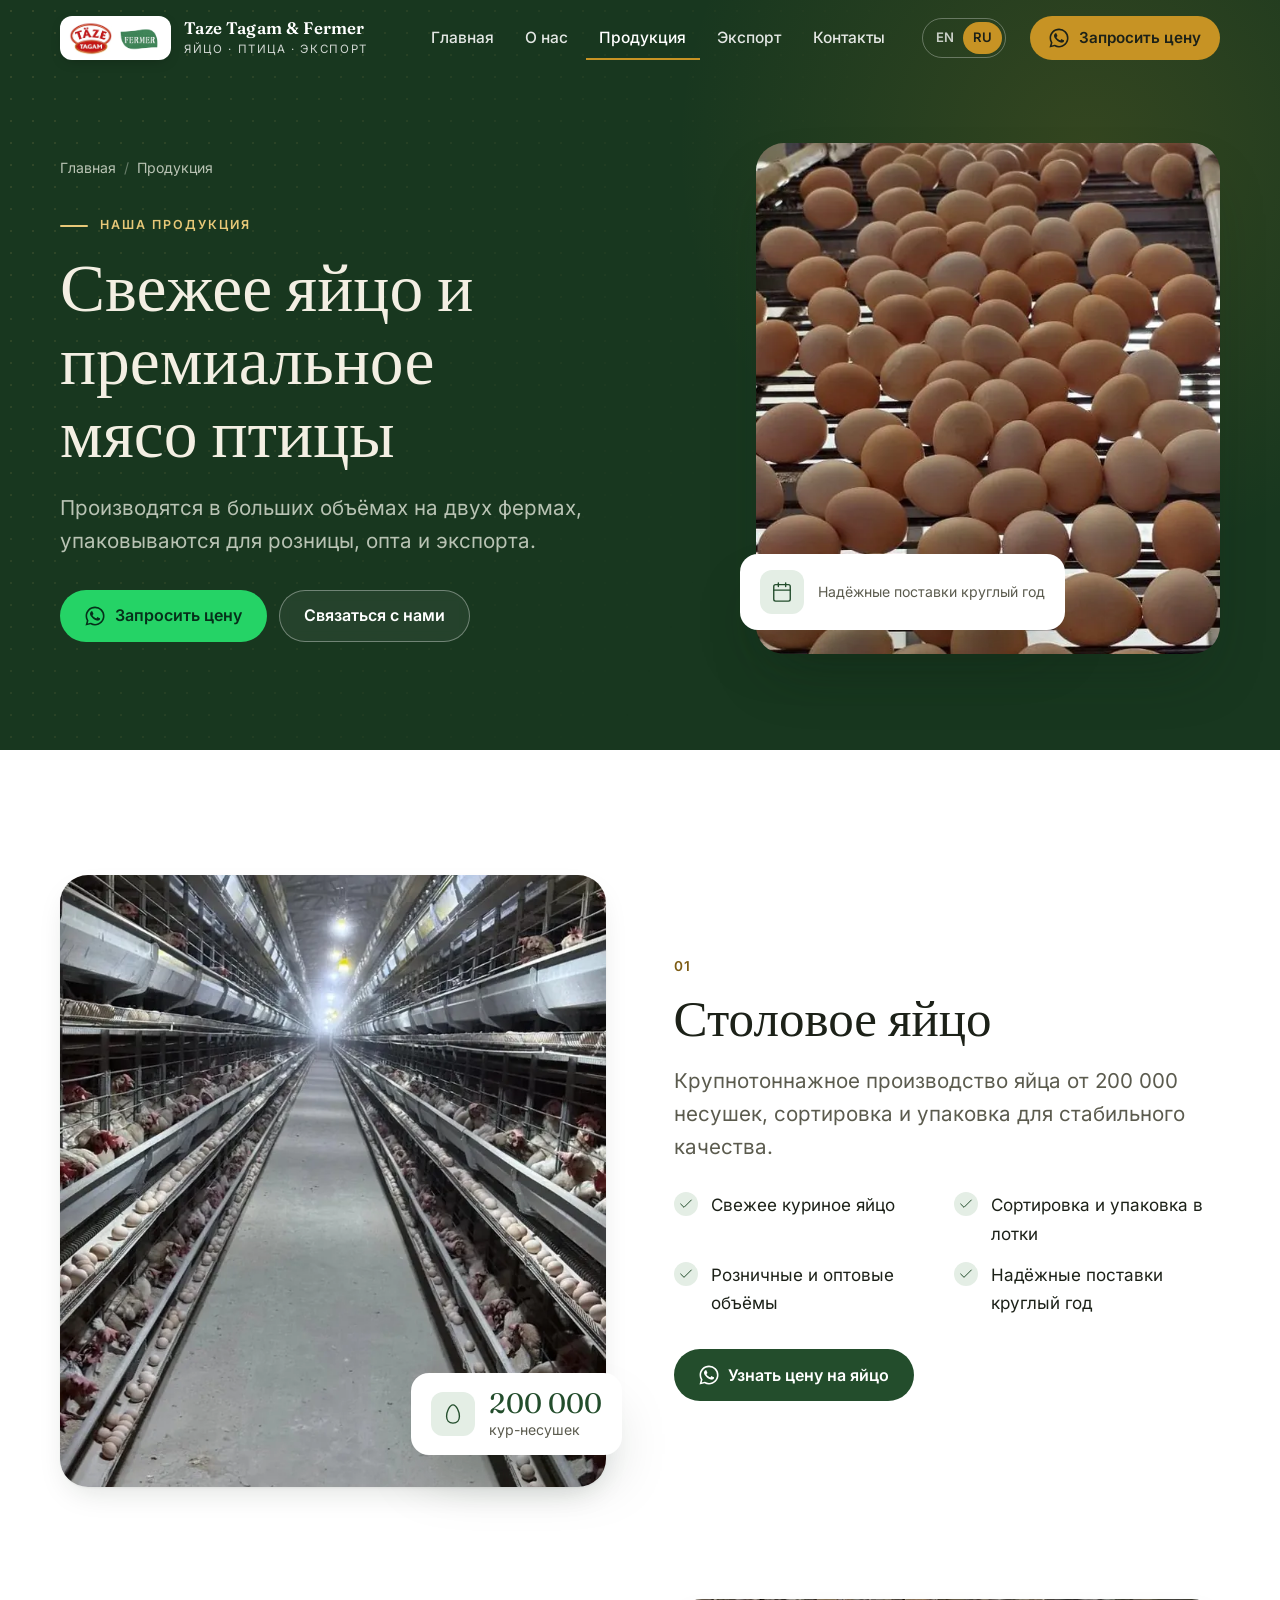
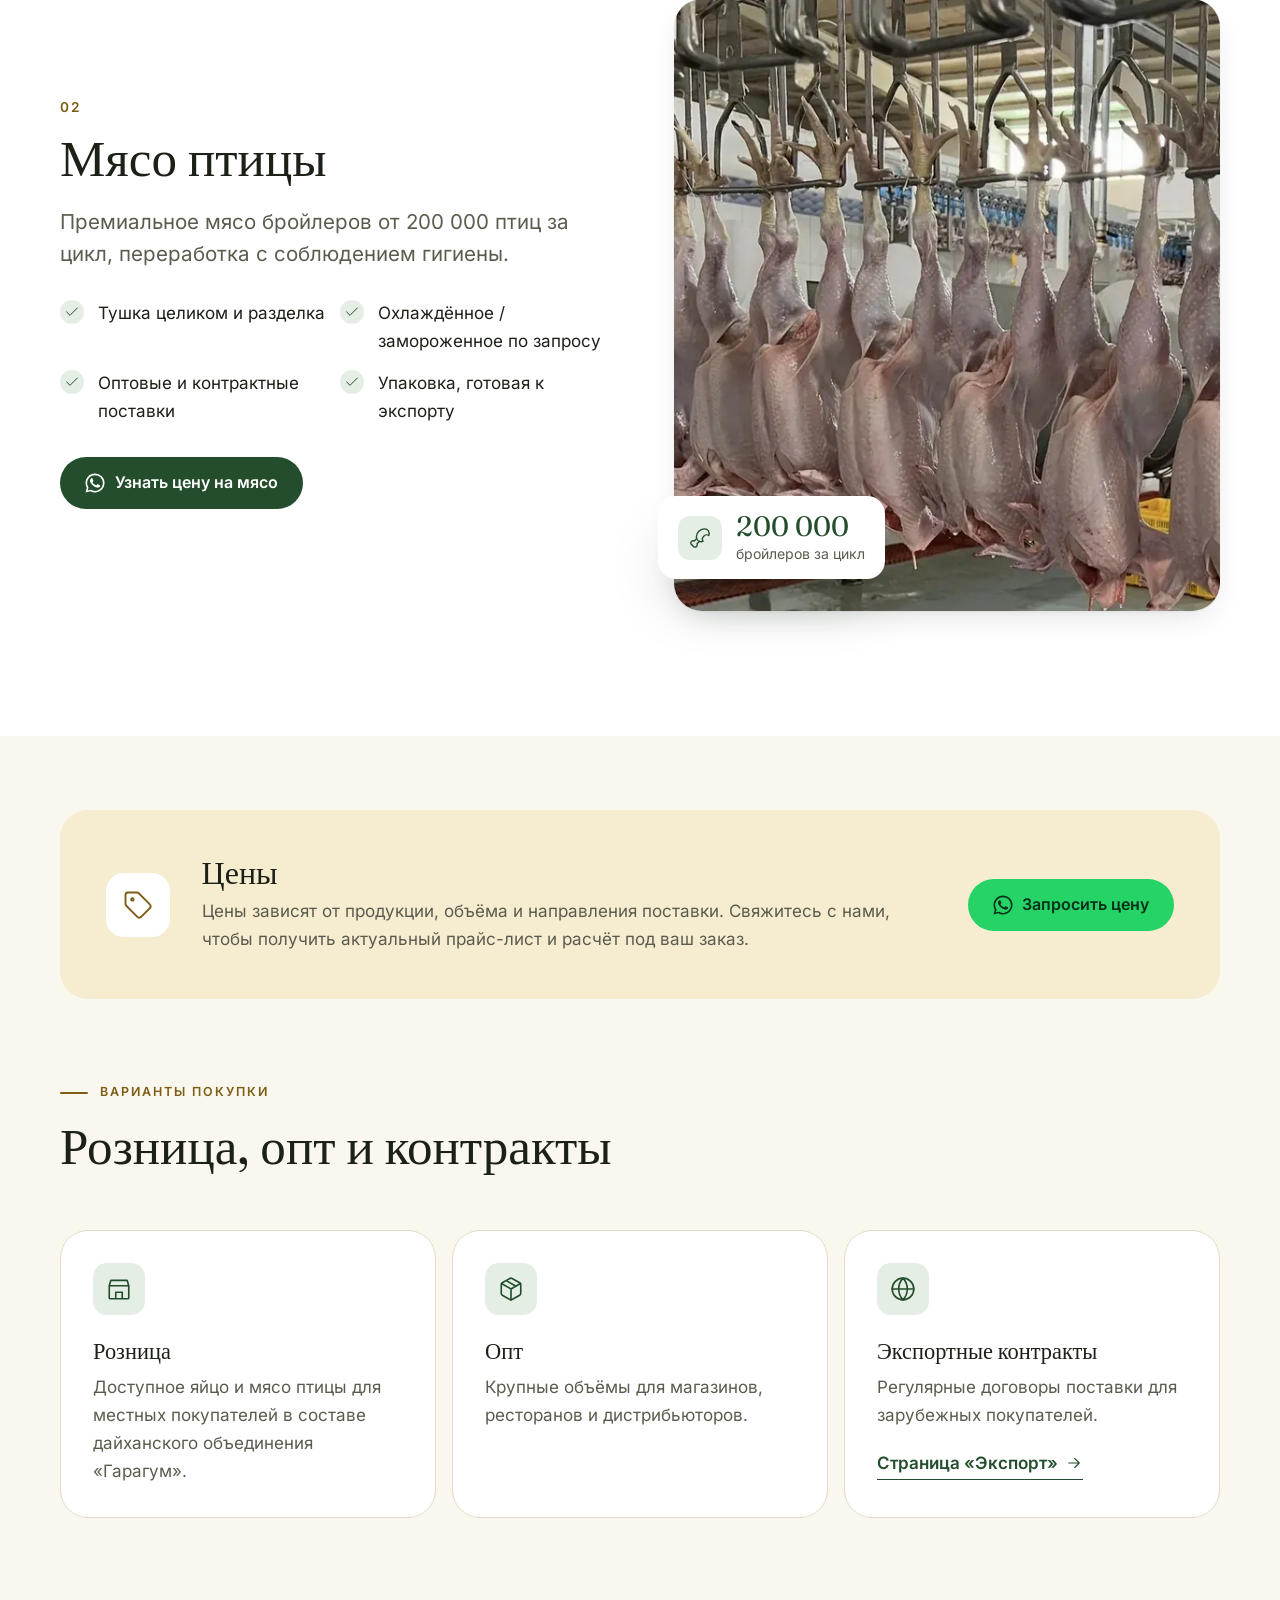
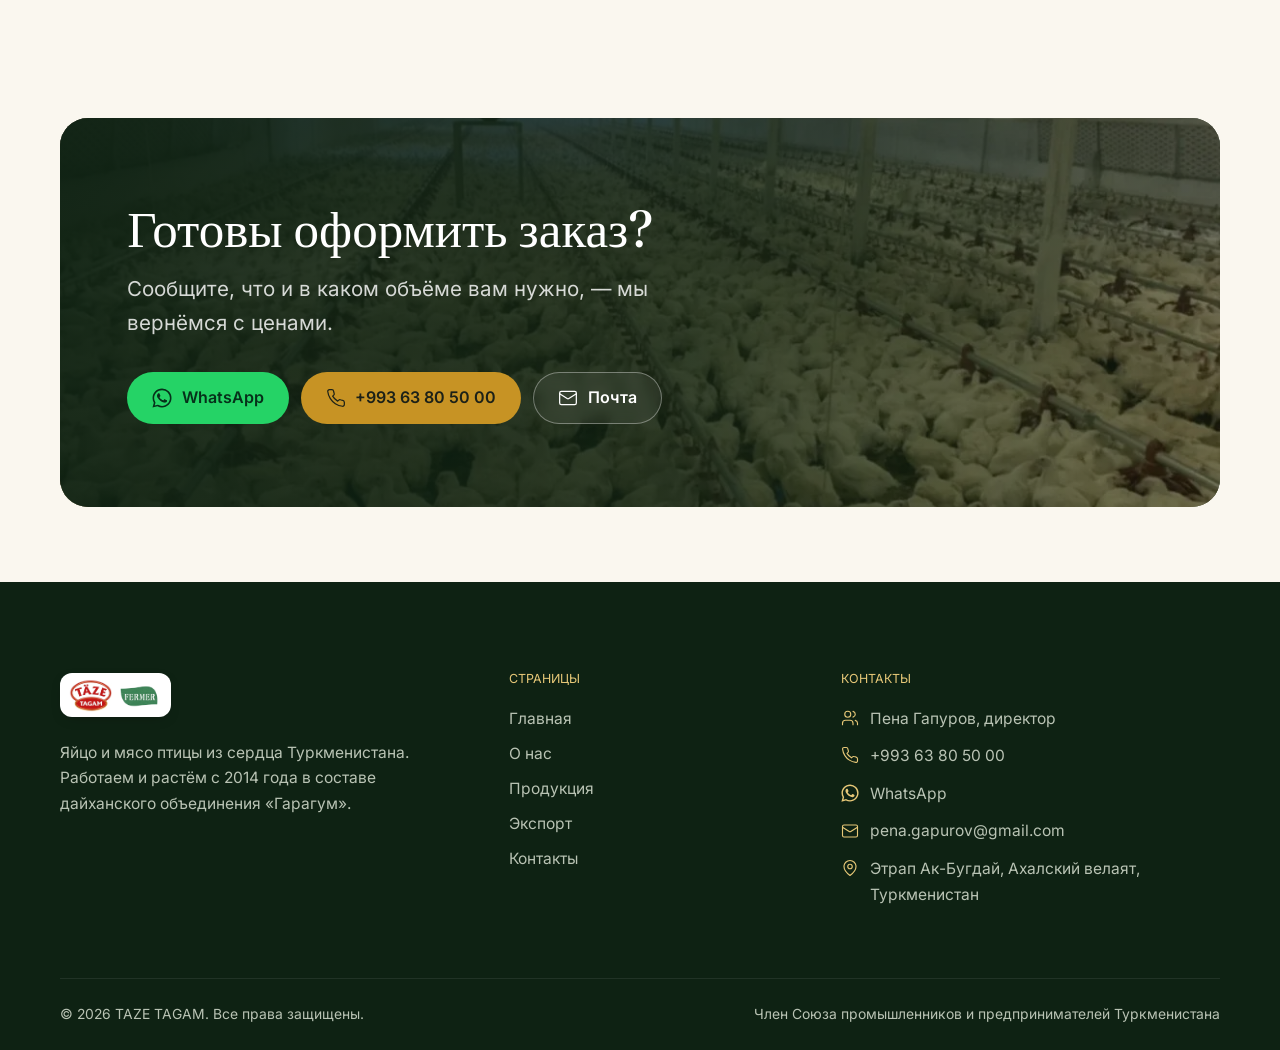
<file: ru/products/index.html>
<!DOCTYPE html>
<html lang="ru">
<head>
<meta charset="UTF-8">
<meta name="viewport" content="width=device-width, initial-scale=1">
<title>Продукция — TAZE TAGAM</title>
<meta name="description" content="Столовое яйцо и мясо птицы от TAZE TAGAM — сортировка, упаковка и поставка для розницы, опта и экспорта.">
<meta name="theme-color" content="#18371f">
<link rel="canonical" href="https://www.tazetagam.com/ru/products/">
<link rel="alternate" hreflang="en" href="https://www.tazetagam.com/products/">
<link rel="alternate" hreflang="ru" href="https://www.tazetagam.com/ru/products/">
<link rel="alternate" hreflang="x-default" href="https://www.tazetagam.com/products/">
<meta property="og:type" content="website">
<meta property="og:site_name" content="TAZE TAGAM">
<meta property="og:title" content="Продукция — TAZE TAGAM">
<meta property="og:description" content="Столовое яйцо и мясо птицы от TAZE TAGAM — сортировка, упаковка и поставка для розницы, опта и экспорта.">
<meta property="og:url" content="https://www.tazetagam.com/ru/products/">
<meta property="og:image" content="https://www.tazetagam.com/static/img/og-image.jpg">
<meta property="og:image:width" content="1200">
<meta property="og:image:height" content="630">
<meta property="og:locale" content="ru_RU">
<meta name="twitter:card" content="summary_large_image">
<meta name="twitter:title" content="Продукция — TAZE TAGAM">
<meta name="twitter:description" content="Столовое яйцо и мясо птицы от TAZE TAGAM — сортировка, упаковка и поставка для розницы, опта и экспорта.">
<meta name="twitter:image" content="https://www.tazetagam.com/static/img/og-image.jpg">
<link rel="icon" href="../../static/favicon.ico" sizes="any">
<link rel="icon" type="image/png" sizes="32x32" href="../../static/favicon-32.png">
<link rel="icon" type="image/png" sizes="16x16" href="../../static/favicon-16.png">
<link rel="apple-touch-icon" sizes="180x180" href="../../static/apple-touch-icon.png">
<link rel="preload" href="../../static/fonts/inter-cyrillic.woff2" as="font" type="font/woff2" crossorigin>
<link rel="stylesheet" href="../../static/css/site.css?v=2">
<script type="application/ld+json">{"@context": "https://schema.org", "@type": "BreadcrumbList", "itemListElement": [{"@type": "ListItem", "position": 1, "name": "Главная", "item": "https://www.tazetagam.com/ru/"}, {"@type": "ListItem", "position": 2, "name": "Продукция", "item": "https://www.tazetagam.com/ru/products/"}]}</script>
</head>
<body>
<a class="skip-link" href="#main">Перейти к содержимому</a>
<header class="site-header">
  <div class="container">
    <a class="brand" href="../../ru/" aria-label="TAZE TAGAM — Главная">
      <span class="brand-badge"><img src="../../static/img/logo.webp" alt="Логотип Täze Tagam" width="201" height="160"><img src="../../static/img/logo2.webp" alt="Логотип Fermer" width="488" height="324"></span>
      <span class="brand-text"><strong>Taze Tagam &amp; Fermer</strong><span>Яйцо · Птица · Экспорт</span></span>
    </a>
    <nav class="nav" aria-label="Основное меню"><ul><li><a href="../../ru/">Главная</a></li><li><a href="../../ru/about/">О нас</a></li><li><a href="../../ru/products/" aria-current="page">Продукция</a></li><li><a href="../../ru/export/">Экспорт</a></li><li><a href="../../ru/contact/">Контакты</a></li></ul></nav>
    <div class="lang" role="group" aria-label="Language / Язык"><a href="../../products/" hreflang="en" lang="en">EN</a><a href="../../ru/products/" hreflang="ru" lang="ru" aria-current="true">RU</a></div>
    <a class="btn btn--gold header-cta" href="https://wa.me/99363805000?text=%D0%97%D0%B4%D1%80%D0%B0%D0%B2%D1%81%D1%82%D0%B2%D1%83%D0%B9%D1%82%D0%B5%21%20%D0%9C%D0%B5%D0%BD%D1%8F%20%D0%B8%D0%BD%D1%82%D0%B5%D1%80%D0%B5%D1%81%D1%83%D0%B5%D1%82%20%D0%BF%D1%80%D0%BE%D0%B4%D1%83%D0%BA%D1%86%D0%B8%D1%8F%20TAZE%20TAGAM.%20%D0%9F%D1%80%D0%B8%D1%88%D0%BB%D0%B8%D1%82%D0%B5%2C%20%D0%BF%D0%BE%D0%B6%D0%B0%D0%BB%D1%83%D0%B9%D1%81%D1%82%D0%B0%2C%20%D1%86%D0%B5%D0%BD%D1%8B." target="_blank" rel="noopener"><svg viewBox="0 0 24 24" fill="none" stroke="currentColor" stroke-width="1.5" stroke-linecap="round" stroke-linejoin="round" aria-hidden="true" focusable="false"><path fill="currentColor" stroke="none" d="M17.47 14.38c-.3-.15-1.76-.87-2.03-.97-.27-.1-.47-.15-.67.15-.2.3-.77.97-.94 1.17-.17.2-.35.22-.64.07-.3-.15-1.26-.46-2.4-1.48-.89-.79-1.49-1.77-1.66-2.07-.17-.3-.02-.46.13-.61.13-.13.3-.35.45-.52.15-.17.2-.3.3-.5.1-.2.05-.37-.02-.52-.08-.15-.67-1.61-.92-2.2-.24-.58-.49-.5-.67-.51l-.57-.01c-.2 0-.52.07-.79.37-.27.3-1.04 1.02-1.04 2.48s1.07 2.88 1.21 3.07c.15.2 2.1 3.2 5.08 4.49.71.31 1.26.49 1.69.63.71.23 1.36.2 1.87.12.57-.09 1.76-.72 2-1.41.25-.7.25-1.29.17-1.41-.07-.12-.27-.2-.57-.35zM12.04 21.5h-.01a9.45 9.45 0 0 1-4.82-1.32l-.35-.21-3.58.94.96-3.49-.23-.36a9.43 9.43 0 0 1-1.45-5.03c0-5.22 4.25-9.47 9.48-9.47 2.53 0 4.9.99 6.7 2.78a9.4 9.4 0 0 1 2.77 6.7c0 5.23-4.25 9.47-9.47 9.47zm8.06-17.53A11.32 11.32 0 0 0 12.04.63C5.76.63.66 5.73.66 12c0 2 .52 3.96 1.52 5.69L.57 23.5l5.95-1.56a11.36 11.36 0 0 0 5.52 1.4h.01c6.27 0 11.38-5.1 11.38-11.37 0-3.04-1.18-5.9-3.33-8.05z"/></svg>Запросить цену</a>
    <button class="menu-toggle" type="button" aria-expanded="false" aria-controls="mobile-menu" aria-label="Открыть меню"><svg viewBox="0 0 24 24" fill="none" stroke="currentColor" stroke-width="1.5" stroke-linecap="round" stroke-linejoin="round" aria-hidden="true" focusable="false"><path d="M4 7h16M4 12h16M4 17h16"/></svg></button>
  </div>
</header>
<div class="mobile-menu" id="mobile-menu" aria-hidden="true" inert>
  <div class="mobile-menu__top">
    <a class="brand" href="../../ru/" aria-label="TAZE TAGAM"><span class="brand-badge"><img src="../../static/img/logo.webp" alt="Логотип Täze Tagam" width="201" height="160"><img src="../../static/img/logo2.webp" alt="Логотип Fermer" width="488" height="324"></span></a>
    <button class="menu-toggle menu-close" type="button" aria-label="Закрыть меню"><svg viewBox="0 0 24 24" fill="none" stroke="currentColor" stroke-width="1.5" stroke-linecap="round" stroke-linejoin="round" aria-hidden="true" focusable="false"><path d="M18 6 6 18M6 6l12 12"/></svg></button>
  </div>
  <nav aria-label="Основное меню"><a href="../../ru/">Главная</a><a href="../../ru/about/">О нас</a><a href="../../ru/products/" aria-current="page">Продукция</a><a href="../../ru/export/">Экспорт</a><a href="../../ru/contact/">Контакты</a></nav>
  <div class="lang" role="group" aria-label="Language / Язык"><a href="../../products/" hreflang="en" lang="en">EN</a><a href="../../ru/products/" hreflang="ru" lang="ru" aria-current="true">RU</a></div>
  <div class="mobile-menu__foot">
    <a class="btn btn--wa" href="https://wa.me/99363805000?text=%D0%97%D0%B4%D1%80%D0%B0%D0%B2%D1%81%D1%82%D0%B2%D1%83%D0%B9%D1%82%D0%B5%21%20%D0%9C%D0%B5%D0%BD%D1%8F%20%D0%B8%D0%BD%D1%82%D0%B5%D1%80%D0%B5%D1%81%D1%83%D0%B5%D1%82%20%D0%BF%D1%80%D0%BE%D0%B4%D1%83%D0%BA%D1%86%D0%B8%D1%8F%20TAZE%20TAGAM.%20%D0%9F%D1%80%D0%B8%D1%88%D0%BB%D0%B8%D1%82%D0%B5%2C%20%D0%BF%D0%BE%D0%B6%D0%B0%D0%BB%D1%83%D0%B9%D1%81%D1%82%D0%B0%2C%20%D1%86%D0%B5%D0%BD%D1%8B." target="_blank" rel="noopener"><svg viewBox="0 0 24 24" fill="none" stroke="currentColor" stroke-width="1.5" stroke-linecap="round" stroke-linejoin="round" aria-hidden="true" focusable="false"><path fill="currentColor" stroke="none" d="M17.47 14.38c-.3-.15-1.76-.87-2.03-.97-.27-.1-.47-.15-.67.15-.2.3-.77.97-.94 1.17-.17.2-.35.22-.64.07-.3-.15-1.26-.46-2.4-1.48-.89-.79-1.49-1.77-1.66-2.07-.17-.3-.02-.46.13-.61.13-.13.3-.35.45-.52.15-.17.2-.3.3-.5.1-.2.05-.37-.02-.52-.08-.15-.67-1.61-.92-2.2-.24-.58-.49-.5-.67-.51l-.57-.01c-.2 0-.52.07-.79.37-.27.3-1.04 1.02-1.04 2.48s1.07 2.88 1.21 3.07c.15.2 2.1 3.2 5.08 4.49.71.31 1.26.49 1.69.63.71.23 1.36.2 1.87.12.57-.09 1.76-.72 2-1.41.25-.7.25-1.29.17-1.41-.07-.12-.27-.2-.57-.35zM12.04 21.5h-.01a9.45 9.45 0 0 1-4.82-1.32l-.35-.21-3.58.94.96-3.49-.23-.36a9.43 9.43 0 0 1-1.45-5.03c0-5.22 4.25-9.47 9.48-9.47 2.53 0 4.9.99 6.7 2.78a9.4 9.4 0 0 1 2.77 6.7c0 5.23-4.25 9.47-9.47 9.47zm8.06-17.53A11.32 11.32 0 0 0 12.04.63C5.76.63.66 5.73.66 12c0 2 .52 3.96 1.52 5.69L.57 23.5l5.95-1.56a11.36 11.36 0 0 0 5.52 1.4h.01c6.27 0 11.38-5.1 11.38-11.37 0-3.04-1.18-5.9-3.33-8.05z"/></svg>WhatsApp</a>
    <a class="btn btn--ghost-light" href="tel:+99363805000"><svg viewBox="0 0 24 24" fill="none" stroke="currentColor" stroke-width="1.5" stroke-linecap="round" stroke-linejoin="round" aria-hidden="true" focusable="false"><path d="M22 16.9v3a2 2 0 0 1-2.2 2 19.8 19.8 0 0 1-8.6-3.1 19.5 19.5 0 0 1-6-6A19.8 19.8 0 0 1 2.1 4.2 2 2 0 0 1 4.1 2h3a2 2 0 0 1 2 1.7c.1.9.4 1.8.7 2.7a2 2 0 0 1-.5 2.1L8 9.8a16 16 0 0 0 6 6l1.3-1.3a2 2 0 0 1 2.1-.4c.9.3 1.8.6 2.7.7a2 2 0 0 1 1.7 2z"/></svg>+993 63 80 50 00</a>
  </div>
</div>
<main id="main">
<section class="page-hero">
  <div class="container page-hero__grid">
    <div>
      <nav aria-label="Навигационная цепочка"><ol class="breadcrumb"><li><a href="../../ru/">Главная</a></li><li aria-current="page">Продукция</li></ol></nav>
      <span class="eyebrow">Наша продукция</span>
      <h1>Свежее яйцо и премиальное мясо птицы</h1>
      <p class="lead">Производятся в больших объёмах на двух фермах, упаковываются для розницы, опта и экспорта.</p>
      <div class="btn-row"><a class="btn btn--wa" href="https://wa.me/99363805000?text=%D0%97%D0%B4%D1%80%D0%B0%D0%B2%D1%81%D1%82%D0%B2%D1%83%D0%B9%D1%82%D0%B5%21%20%D0%9C%D0%B5%D0%BD%D1%8F%20%D0%B8%D0%BD%D1%82%D0%B5%D1%80%D0%B5%D1%81%D1%83%D0%B5%D1%82%20%D0%BF%D1%80%D0%BE%D0%B4%D1%83%D0%BA%D1%86%D0%B8%D1%8F%20TAZE%20TAGAM.%20%D0%9F%D1%80%D0%B8%D1%88%D0%BB%D0%B8%D1%82%D0%B5%2C%20%D0%BF%D0%BE%D0%B6%D0%B0%D0%BB%D1%83%D0%B9%D1%81%D1%82%D0%B0%2C%20%D1%86%D0%B5%D0%BD%D1%8B." target="_blank" rel="noopener"><svg viewBox="0 0 24 24" fill="none" stroke="currentColor" stroke-width="1.5" stroke-linecap="round" stroke-linejoin="round" aria-hidden="true" focusable="false"><path fill="currentColor" stroke="none" d="M17.47 14.38c-.3-.15-1.76-.87-2.03-.97-.27-.1-.47-.15-.67.15-.2.3-.77.97-.94 1.17-.17.2-.35.22-.64.07-.3-.15-1.26-.46-2.4-1.48-.89-.79-1.49-1.77-1.66-2.07-.17-.3-.02-.46.13-.61.13-.13.3-.35.45-.52.15-.17.2-.3.3-.5.1-.2.05-.37-.02-.52-.08-.15-.67-1.61-.92-2.2-.24-.58-.49-.5-.67-.51l-.57-.01c-.2 0-.52.07-.79.37-.27.3-1.04 1.02-1.04 2.48s1.07 2.88 1.21 3.07c.15.2 2.1 3.2 5.08 4.49.71.31 1.26.49 1.69.63.71.23 1.36.2 1.87.12.57-.09 1.76-.72 2-1.41.25-.7.25-1.29.17-1.41-.07-.12-.27-.2-.57-.35zM12.04 21.5h-.01a9.45 9.45 0 0 1-4.82-1.32l-.35-.21-3.58.94.96-3.49-.23-.36a9.43 9.43 0 0 1-1.45-5.03c0-5.22 4.25-9.47 9.48-9.47 2.53 0 4.9.99 6.7 2.78a9.4 9.4 0 0 1 2.77 6.7c0 5.23-4.25 9.47-9.47 9.47zm8.06-17.53A11.32 11.32 0 0 0 12.04.63C5.76.63.66 5.73.66 12c0 2 .52 3.96 1.52 5.69L.57 23.5l5.95-1.56a11.36 11.36 0 0 0 5.52 1.4h.01c6.27 0 11.38-5.1 11.38-11.37 0-3.04-1.18-5.9-3.33-8.05z"/></svg>Запросить цену</a><a class="btn btn--ghost-light" href="../../ru/contact/">Связаться с нами</a></div>
    </div>
    <div class="page-hero__media"><img src="../../static/img/eggs.webp" srcset="../../static/img/sizes/eggs-400.webp 400w, ../../static/img/eggs.webp 554w" sizes="(min-width:900px) 40vw, 100vw" alt="Лотки со свежими коричневыми яйцами на линии сбора" width="554" height="1200" fetchpriority="high" decoding="async"><div class="float-badge"><span class="float-badge__icon"><svg viewBox="0 0 24 24" fill="none" stroke="currentColor" stroke-width="1.5" stroke-linecap="round" stroke-linejoin="round" aria-hidden="true" focusable="false"><rect x="3" y="4" width="18" height="18" rx="2"/><path d="M16 2v4M8 2v4M3 10h18"/></svg></span><div><div class="float-badge__label">Надёжные поставки круглый год</div></div></div></div>
  </div>
</section>

<section class="section section--white" aria-label="Наша продукция">
  <div class="container">
    <div class="split reveal">
      <div class="split__media"><img src="../../static/img/egg-house.webp" srcset="../../static/img/sizes/egg-house-480.webp 480w, ../../static/img/sizes/egg-house-720.webp 720w, ../../static/img/egg-house.webp 900w" sizes="(min-width:900px) 50vw, 100vw" alt="Проход современного птичника для несушек" width="900" height="1200" loading="lazy" decoding="async"><div class="float-badge"><span class="float-badge__icon"><svg viewBox="0 0 24 24" fill="none" stroke="currentColor" stroke-width="1.5" stroke-linecap="round" stroke-linejoin="round" aria-hidden="true" focusable="false"><path d="M12 22c4.4 0 7-3.1 7-7.5S15.9 2 12 2 5 10.1 5 14.5 7.6 22 12 22z"/></svg></span><div><span class="float-badge__num">200 000</span><div class="float-badge__label">кур-несушек</div></div></div></div>
      <div class="split__body">
        <span class="split__index">01</span>
        <h2 class="h2">Столовое яйцо</h2>
        <p class="lead">Крупнотоннажное производство яйца от 200 000 несушек, сортировка и упаковка для стабильного качества.</p>
        <ul class="checklist checklist--2"><li><svg viewBox="0 0 24 24" fill="none" stroke="currentColor" stroke-width="1.5" stroke-linecap="round" stroke-linejoin="round" aria-hidden="true" focusable="false"><path d="M20 6 9 17l-5-5"/></svg><span>Свежее куриное яйцо</span></li><li><svg viewBox="0 0 24 24" fill="none" stroke="currentColor" stroke-width="1.5" stroke-linecap="round" stroke-linejoin="round" aria-hidden="true" focusable="false"><path d="M20 6 9 17l-5-5"/></svg><span>Сортировка и упаковка в лотки</span></li><li><svg viewBox="0 0 24 24" fill="none" stroke="currentColor" stroke-width="1.5" stroke-linecap="round" stroke-linejoin="round" aria-hidden="true" focusable="false"><path d="M20 6 9 17l-5-5"/></svg><span>Розничные и оптовые объёмы</span></li><li><svg viewBox="0 0 24 24" fill="none" stroke="currentColor" stroke-width="1.5" stroke-linecap="round" stroke-linejoin="round" aria-hidden="true" focusable="false"><path d="M20 6 9 17l-5-5"/></svg><span>Надёжные поставки круглый год</span></li></ul>
        <div class="btn-row" style="margin-top:2rem"><a class="btn btn--primary" href="https://wa.me/99363805000?text=%D0%97%D0%B4%D1%80%D0%B0%D0%B2%D1%81%D1%82%D0%B2%D1%83%D0%B9%D1%82%D0%B5%21%20%D0%A5%D0%BE%D1%87%D1%83%20%D1%83%D0%B7%D0%BD%D0%B0%D1%82%D1%8C%20%D1%86%D0%B5%D0%BD%D1%83%20%D0%BD%D0%B0%20%D1%81%D1%82%D0%BE%D0%BB%D0%BE%D0%B2%D0%BE%D0%B5%20%D1%8F%D0%B9%D1%86%D0%BE%20TAZE%20TAGAM." target="_blank" rel="noopener"><svg viewBox="0 0 24 24" fill="none" stroke="currentColor" stroke-width="1.5" stroke-linecap="round" stroke-linejoin="round" aria-hidden="true" focusable="false"><path fill="currentColor" stroke="none" d="M17.47 14.38c-.3-.15-1.76-.87-2.03-.97-.27-.1-.47-.15-.67.15-.2.3-.77.97-.94 1.17-.17.2-.35.22-.64.07-.3-.15-1.26-.46-2.4-1.48-.89-.79-1.49-1.77-1.66-2.07-.17-.3-.02-.46.13-.61.13-.13.3-.35.45-.52.15-.17.2-.3.3-.5.1-.2.05-.37-.02-.52-.08-.15-.67-1.61-.92-2.2-.24-.58-.49-.5-.67-.51l-.57-.01c-.2 0-.52.07-.79.37-.27.3-1.04 1.02-1.04 2.48s1.07 2.88 1.21 3.07c.15.2 2.1 3.2 5.08 4.49.71.31 1.26.49 1.69.63.71.23 1.36.2 1.87.12.57-.09 1.76-.72 2-1.41.25-.7.25-1.29.17-1.41-.07-.12-.27-.2-.57-.35zM12.04 21.5h-.01a9.45 9.45 0 0 1-4.82-1.32l-.35-.21-3.58.94.96-3.49-.23-.36a9.43 9.43 0 0 1-1.45-5.03c0-5.22 4.25-9.47 9.48-9.47 2.53 0 4.9.99 6.7 2.78a9.4 9.4 0 0 1 2.77 6.7c0 5.23-4.25 9.47-9.47 9.47zm8.06-17.53A11.32 11.32 0 0 0 12.04.63C5.76.63.66 5.73.66 12c0 2 .52 3.96 1.52 5.69L.57 23.5l5.95-1.56a11.36 11.36 0 0 0 5.52 1.4h.01c6.27 0 11.38-5.1 11.38-11.37 0-3.04-1.18-5.9-3.33-8.05z"/></svg>Узнать цену на яйцо</a></div>
      </div>
    </div>
    <div class="split split--reverse reveal">
      <div class="split__media"><img src="../../static/img/meat.webp" srcset="../../static/img/sizes/meat-480.webp 480w, ../../static/img/sizes/meat-800.webp 800w, ../../static/img/meat.webp 1200w" sizes="(min-width:900px) 50vw, 100vw" alt="Тушки кур на линии переработки" width="1200" height="983" loading="lazy" decoding="async"><div class="float-badge"><span class="float-badge__icon"><svg viewBox="0 0 24 24" fill="none" stroke="currentColor" stroke-width="1.5" stroke-linecap="round" stroke-linejoin="round" aria-hidden="true" focusable="false"><path d="M15.4 15.63a7.875 6 135 1 1 6.23-6.23 4.3 3.43 135 0 0-6.23 6.23"/><path d="m8.29 12.71-2.6 2.6a2.5 2.5 0 1 0-1.65 4.65A2.5 2.5 0 1 0 8.7 18.3l2.59-2.59"/></svg></span><div><span class="float-badge__num">200 000</span><div class="float-badge__label">бройлеров за цикл</div></div></div></div>
      <div class="split__body">
        <span class="split__index">02</span>
        <h2 class="h2">Мясо птицы</h2>
        <p class="lead">Премиальное мясо бройлеров от 200 000 птиц за цикл, переработка с соблюдением гигиены.</p>
        <ul class="checklist checklist--2"><li><svg viewBox="0 0 24 24" fill="none" stroke="currentColor" stroke-width="1.5" stroke-linecap="round" stroke-linejoin="round" aria-hidden="true" focusable="false"><path d="M20 6 9 17l-5-5"/></svg><span>Тушка целиком и разделка</span></li><li><svg viewBox="0 0 24 24" fill="none" stroke="currentColor" stroke-width="1.5" stroke-linecap="round" stroke-linejoin="round" aria-hidden="true" focusable="false"><path d="M20 6 9 17l-5-5"/></svg><span>Охлаждённое / замороженное по запросу</span></li><li><svg viewBox="0 0 24 24" fill="none" stroke="currentColor" stroke-width="1.5" stroke-linecap="round" stroke-linejoin="round" aria-hidden="true" focusable="false"><path d="M20 6 9 17l-5-5"/></svg><span>Оптовые и контрактные поставки</span></li><li><svg viewBox="0 0 24 24" fill="none" stroke="currentColor" stroke-width="1.5" stroke-linecap="round" stroke-linejoin="round" aria-hidden="true" focusable="false"><path d="M20 6 9 17l-5-5"/></svg><span>Упаковка, готовая к экспорту</span></li></ul>
        <div class="btn-row" style="margin-top:2rem"><a class="btn btn--primary" href="https://wa.me/99363805000?text=%D0%97%D0%B4%D1%80%D0%B0%D0%B2%D1%81%D1%82%D0%B2%D1%83%D0%B9%D1%82%D0%B5%21%20%D0%A5%D0%BE%D1%87%D1%83%20%D1%83%D0%B7%D0%BD%D0%B0%D1%82%D1%8C%20%D1%86%D0%B5%D0%BD%D1%83%20%D0%BD%D0%B0%20%D0%BC%D1%8F%D1%81%D0%BE%20%D0%BF%D1%82%D0%B8%D1%86%D1%8B%20TAZE%20TAGAM." target="_blank" rel="noopener"><svg viewBox="0 0 24 24" fill="none" stroke="currentColor" stroke-width="1.5" stroke-linecap="round" stroke-linejoin="round" aria-hidden="true" focusable="false"><path fill="currentColor" stroke="none" d="M17.47 14.38c-.3-.15-1.76-.87-2.03-.97-.27-.1-.47-.15-.67.15-.2.3-.77.97-.94 1.17-.17.2-.35.22-.64.07-.3-.15-1.26-.46-2.4-1.48-.89-.79-1.49-1.77-1.66-2.07-.17-.3-.02-.46.13-.61.13-.13.3-.35.45-.52.15-.17.2-.3.3-.5.1-.2.05-.37-.02-.52-.08-.15-.67-1.61-.92-2.2-.24-.58-.49-.5-.67-.51l-.57-.01c-.2 0-.52.07-.79.37-.27.3-1.04 1.02-1.04 2.48s1.07 2.88 1.21 3.07c.15.2 2.1 3.2 5.08 4.49.71.31 1.26.49 1.69.63.71.23 1.36.2 1.87.12.57-.09 1.76-.72 2-1.41.25-.7.25-1.29.17-1.41-.07-.12-.27-.2-.57-.35zM12.04 21.5h-.01a9.45 9.45 0 0 1-4.82-1.32l-.35-.21-3.58.94.96-3.49-.23-.36a9.43 9.43 0 0 1-1.45-5.03c0-5.22 4.25-9.47 9.48-9.47 2.53 0 4.9.99 6.7 2.78a9.4 9.4 0 0 1 2.77 6.7c0 5.23-4.25 9.47-9.47 9.47zm8.06-17.53A11.32 11.32 0 0 0 12.04.63C5.76.63.66 5.73.66 12c0 2 .52 3.96 1.52 5.69L.57 23.5l5.95-1.56a11.36 11.36 0 0 0 5.52 1.4h.01c6.27 0 11.38-5.1 11.38-11.37 0-3.04-1.18-5.9-3.33-8.05z"/></svg>Узнать цену на мясо</a></div>
      </div>
    </div>
  </div>
</section>
<section class="section section--tight" aria-labelledby="price-title">
  <div class="container">
    <div class="callout reveal">
      <span class="callout__icon"><svg viewBox="0 0 24 24" fill="none" stroke="currentColor" stroke-width="1.5" stroke-linecap="round" stroke-linejoin="round" aria-hidden="true" focusable="false"><path d="M12.59 2.59A2 2 0 0 0 11.17 2H4a2 2 0 0 0-2 2v7.17a2 2 0 0 0 .59 1.42l8.7 8.7a2.43 2.43 0 0 0 3.42 0l6.58-6.58a2.43 2.43 0 0 0 0-3.42z"/><circle cx="7.5" cy="7.5" r="1"/></svg></span>
      <div><h2 id="price-title">Цены</h2><p>Цены зависят от продукции, объёма и направления поставки. Свяжитесь с нами, чтобы получить актуальный прайс-лист и расчёт под ваш заказ.</p></div>
      <a class="btn btn--wa" href="https://wa.me/99363805000?text=%D0%97%D0%B4%D1%80%D0%B0%D0%B2%D1%81%D1%82%D0%B2%D1%83%D0%B9%D1%82%D0%B5%21%20%D0%9C%D0%B5%D0%BD%D1%8F%20%D0%B8%D0%BD%D1%82%D0%B5%D1%80%D0%B5%D1%81%D1%83%D0%B5%D1%82%20%D0%BF%D1%80%D0%BE%D0%B4%D1%83%D0%BA%D1%86%D0%B8%D1%8F%20TAZE%20TAGAM.%20%D0%9F%D1%80%D0%B8%D1%88%D0%BB%D0%B8%D1%82%D0%B5%2C%20%D0%BF%D0%BE%D0%B6%D0%B0%D0%BB%D1%83%D0%B9%D1%81%D1%82%D0%B0%2C%20%D1%86%D0%B5%D0%BD%D1%8B." target="_blank" rel="noopener"><svg viewBox="0 0 24 24" fill="none" stroke="currentColor" stroke-width="1.5" stroke-linecap="round" stroke-linejoin="round" aria-hidden="true" focusable="false"><path fill="currentColor" stroke="none" d="M17.47 14.38c-.3-.15-1.76-.87-2.03-.97-.27-.1-.47-.15-.67.15-.2.3-.77.97-.94 1.17-.17.2-.35.22-.64.07-.3-.15-1.26-.46-2.4-1.48-.89-.79-1.49-1.77-1.66-2.07-.17-.3-.02-.46.13-.61.13-.13.3-.35.45-.52.15-.17.2-.3.3-.5.1-.2.05-.37-.02-.52-.08-.15-.67-1.61-.92-2.2-.24-.58-.49-.5-.67-.51l-.57-.01c-.2 0-.52.07-.79.37-.27.3-1.04 1.02-1.04 2.48s1.07 2.88 1.21 3.07c.15.2 2.1 3.2 5.08 4.49.71.31 1.26.49 1.69.63.71.23 1.36.2 1.87.12.57-.09 1.76-.72 2-1.41.25-.7.25-1.29.17-1.41-.07-.12-.27-.2-.57-.35zM12.04 21.5h-.01a9.45 9.45 0 0 1-4.82-1.32l-.35-.21-3.58.94.96-3.49-.23-.36a9.43 9.43 0 0 1-1.45-5.03c0-5.22 4.25-9.47 9.48-9.47 2.53 0 4.9.99 6.7 2.78a9.4 9.4 0 0 1 2.77 6.7c0 5.23-4.25 9.47-9.47 9.47zm8.06-17.53A11.32 11.32 0 0 0 12.04.63C5.76.63.66 5.73.66 12c0 2 .52 3.96 1.52 5.69L.57 23.5l5.95-1.56a11.36 11.36 0 0 0 5.52 1.4h.01c6.27 0 11.38-5.1 11.38-11.37 0-3.04-1.18-5.9-3.33-8.05z"/></svg>Запросить цену</a>
    </div>
  </div>
</section>
<section class="section" style="padding-top:0" aria-labelledby="buy-title">
  <div class="container">
    <div class="section-head reveal"><div><span class="eyebrow">Варианты покупки</span><h2 class="h2" id="buy-title">Розница, опт и контракты</h2></div></div>
    <div class="grid grid--3"><article class="card reveal"><span class="card__icon"><svg viewBox="0 0 24 24" fill="none" stroke="currentColor" stroke-width="1.5" stroke-linecap="round" stroke-linejoin="round" aria-hidden="true" focusable="false"><path d="M3 9l1.5-5h15L21 9M3 9v11a1 1 0 0 0 1 1h16a1 1 0 0 0 1-1V9M3 9h18M9 21v-6h6v6"/></svg></span><h3>Розница</h3><p>Доступное яйцо и мясо птицы для местных покупателей в составе дайханского объединения «Гарагум».</p></article><article class="card reveal"><span class="card__icon"><svg viewBox="0 0 24 24" fill="none" stroke="currentColor" stroke-width="1.5" stroke-linecap="round" stroke-linejoin="round" aria-hidden="true" focusable="false"><path d="M16.5 9.4 7.55 4.24M21 16V8a2 2 0 0 0-1-1.73l-7-4a2 2 0 0 0-2 0l-7 4A2 2 0 0 0 3 8v8a2 2 0 0 0 1 1.73l7 4a2 2 0 0 0 2 0l7-4A2 2 0 0 0 21 16z"/><path d="M3.27 6.96 12 12.01l8.73-5.05M12 22.08V12"/></svg></span><h3>Опт</h3><p>Крупные объёмы для магазинов, ресторанов и дистрибьюторов.</p></article><article class="card reveal"><span class="card__icon"><svg viewBox="0 0 24 24" fill="none" stroke="currentColor" stroke-width="1.5" stroke-linecap="round" stroke-linejoin="round" aria-hidden="true" focusable="false"><circle cx="12" cy="12" r="10"/><path d="M2 12h20M12 2a15.3 15.3 0 0 1 4 10 15.3 15.3 0 0 1-4 10 15.3 15.3 0 0 1-4-10 15.3 15.3 0 0 1 4-10z"/></svg></span><h3>Экспортные контракты</h3><p>Регулярные договоры поставки для зарубежных покупателей.</p><p style="margin-top:1.25rem"><a class="link-arrow" href="../../ru/export/">Страница «Экспорт»<svg viewBox="0 0 24 24" fill="none" stroke="currentColor" stroke-width="1.5" stroke-linecap="round" stroke-linejoin="round" aria-hidden="true" focusable="false"><path d="M5 12h14M13 6l6 6-6 6"/></svg></a></p></article></div>
  </div>
</section>
<section class="section section--tight" aria-labelledby="cta-title">
  <div class="container">
    <div class="cta-band reveal">
      <img src="../../static/img/broiler-house.webp" srcset="../../static/img/sizes/broiler-house-480.webp 480w, ../../static/img/sizes/broiler-house-800.webp 800w, ../../static/img/broiler-house.webp 1200w" sizes="(min-width:1240px) 1240px, 100vw" alt="" width="1200" height="905" loading="lazy" decoding="async">
      <h2 id="cta-title">Готовы оформить заказ?</h2>
      <p>Сообщите, что и в каком объёме вам нужно, — мы вернёмся с ценами.</p>
      <div class="btn-row"><a class="btn btn--wa" href="https://wa.me/99363805000?text=%D0%97%D0%B4%D1%80%D0%B0%D0%B2%D1%81%D1%82%D0%B2%D1%83%D0%B9%D1%82%D0%B5%21%20%D0%9C%D0%B5%D0%BD%D1%8F%20%D0%B8%D0%BD%D1%82%D0%B5%D1%80%D0%B5%D1%81%D1%83%D0%B5%D1%82%20%D0%BF%D1%80%D0%BE%D0%B4%D1%83%D0%BA%D1%86%D0%B8%D1%8F%20TAZE%20TAGAM.%20%D0%9F%D1%80%D0%B8%D1%88%D0%BB%D0%B8%D1%82%D0%B5%2C%20%D0%BF%D0%BE%D0%B6%D0%B0%D0%BB%D1%83%D0%B9%D1%81%D1%82%D0%B0%2C%20%D1%86%D0%B5%D0%BD%D1%8B." target="_blank" rel="noopener"><svg viewBox="0 0 24 24" fill="none" stroke="currentColor" stroke-width="1.5" stroke-linecap="round" stroke-linejoin="round" aria-hidden="true" focusable="false"><path fill="currentColor" stroke="none" d="M17.47 14.38c-.3-.15-1.76-.87-2.03-.97-.27-.1-.47-.15-.67.15-.2.3-.77.97-.94 1.17-.17.2-.35.22-.64.07-.3-.15-1.26-.46-2.4-1.48-.89-.79-1.49-1.77-1.66-2.07-.17-.3-.02-.46.13-.61.13-.13.3-.35.45-.52.15-.17.2-.3.3-.5.1-.2.05-.37-.02-.52-.08-.15-.67-1.61-.92-2.2-.24-.58-.49-.5-.67-.51l-.57-.01c-.2 0-.52.07-.79.37-.27.3-1.04 1.02-1.04 2.48s1.07 2.88 1.21 3.07c.15.2 2.1 3.2 5.08 4.49.71.31 1.26.49 1.69.63.71.23 1.36.2 1.87.12.57-.09 1.76-.72 2-1.41.25-.7.25-1.29.17-1.41-.07-.12-.27-.2-.57-.35zM12.04 21.5h-.01a9.45 9.45 0 0 1-4.82-1.32l-.35-.21-3.58.94.96-3.49-.23-.36a9.43 9.43 0 0 1-1.45-5.03c0-5.22 4.25-9.47 9.48-9.47 2.53 0 4.9.99 6.7 2.78a9.4 9.4 0 0 1 2.77 6.7c0 5.23-4.25 9.47-9.47 9.47zm8.06-17.53A11.32 11.32 0 0 0 12.04.63C5.76.63.66 5.73.66 12c0 2 .52 3.96 1.52 5.69L.57 23.5l5.95-1.56a11.36 11.36 0 0 0 5.52 1.4h.01c6.27 0 11.38-5.1 11.38-11.37 0-3.04-1.18-5.9-3.33-8.05z"/></svg>WhatsApp</a><a class="btn btn--gold" href="tel:+99363805000"><svg viewBox="0 0 24 24" fill="none" stroke="currentColor" stroke-width="1.5" stroke-linecap="round" stroke-linejoin="round" aria-hidden="true" focusable="false"><path d="M22 16.9v3a2 2 0 0 1-2.2 2 19.8 19.8 0 0 1-8.6-3.1 19.5 19.5 0 0 1-6-6A19.8 19.8 0 0 1 2.1 4.2 2 2 0 0 1 4.1 2h3a2 2 0 0 1 2 1.7c.1.9.4 1.8.7 2.7a2 2 0 0 1-.5 2.1L8 9.8a16 16 0 0 0 6 6l1.3-1.3a2 2 0 0 1 2.1-.4c.9.3 1.8.6 2.7.7a2 2 0 0 1 1.7 2z"/></svg>+993 63 80 50 00</a><a class="btn btn--ghost-light" href="mailto:pena.gapurov@gmail.com"><svg viewBox="0 0 24 24" fill="none" stroke="currentColor" stroke-width="1.5" stroke-linecap="round" stroke-linejoin="round" aria-hidden="true" focusable="false"><rect x="2" y="4" width="20" height="16" rx="2"/><path d="m22 7-8.97 5.7a1.94 1.94 0 0 1-2.06 0L2 7"/></svg>Почта</a></div>
    </div>
  </div>
</section>

</main>
<footer class="site-footer">
  <div class="container">
    <div class="footer-grid">
      <div class="footer-brand">
        <span class="brand-badge"><img src="../../static/img/logo.webp" alt="Логотип Täze Tagam" width="201" height="160"><img src="../../static/img/logo2.webp" alt="Логотип Fermer" width="488" height="324"></span>
        <p>Яйцо и мясо птицы из сердца Туркменистана. Работаем и растём с 2014 года в составе дайханского объединения «Гарагум».</p>
      </div>
      <div>
        <h2>Страницы</h2>
        <ul class="footer-links"><li><a href="../../ru/">Главная</a></li><li><a href="../../ru/about/">О нас</a></li><li><a href="../../ru/products/">Продукция</a></li><li><a href="../../ru/export/">Экспорт</a></li><li><a href="../../ru/contact/">Контакты</a></li></ul>
      </div>
      <div>
        <h2>Контакты</h2>
        <ul class="footer-contact">
          <li><svg viewBox="0 0 24 24" fill="none" stroke="currentColor" stroke-width="1.5" stroke-linecap="round" stroke-linejoin="round" aria-hidden="true" focusable="false"><path d="M16 21v-2a4 4 0 0 0-4-4H6a4 4 0 0 0-4 4v2M22 21v-2a4 4 0 0 0-3-3.87M16 3.13a4 4 0 0 1 0 7.75"/><circle cx="9" cy="7" r="4"/></svg><span>Пена Гапуров, директор</span></li>
          <li><svg viewBox="0 0 24 24" fill="none" stroke="currentColor" stroke-width="1.5" stroke-linecap="round" stroke-linejoin="round" aria-hidden="true" focusable="false"><path d="M22 16.9v3a2 2 0 0 1-2.2 2 19.8 19.8 0 0 1-8.6-3.1 19.5 19.5 0 0 1-6-6A19.8 19.8 0 0 1 2.1 4.2 2 2 0 0 1 4.1 2h3a2 2 0 0 1 2 1.7c.1.9.4 1.8.7 2.7a2 2 0 0 1-.5 2.1L8 9.8a16 16 0 0 0 6 6l1.3-1.3a2 2 0 0 1 2.1-.4c.9.3 1.8.6 2.7.7a2 2 0 0 1 1.7 2z"/></svg><a href="tel:+99363805000">+993 63 80 50 00</a></li>
          <li><svg viewBox="0 0 24 24" fill="none" stroke="currentColor" stroke-width="1.5" stroke-linecap="round" stroke-linejoin="round" aria-hidden="true" focusable="false"><path fill="currentColor" stroke="none" d="M17.47 14.38c-.3-.15-1.76-.87-2.03-.97-.27-.1-.47-.15-.67.15-.2.3-.77.97-.94 1.17-.17.2-.35.22-.64.07-.3-.15-1.26-.46-2.4-1.48-.89-.79-1.49-1.77-1.66-2.07-.17-.3-.02-.46.13-.61.13-.13.3-.35.45-.52.15-.17.2-.3.3-.5.1-.2.05-.37-.02-.52-.08-.15-.67-1.61-.92-2.2-.24-.58-.49-.5-.67-.51l-.57-.01c-.2 0-.52.07-.79.37-.27.3-1.04 1.02-1.04 2.48s1.07 2.88 1.21 3.07c.15.2 2.1 3.2 5.08 4.49.71.31 1.26.49 1.69.63.71.23 1.36.2 1.87.12.57-.09 1.76-.72 2-1.41.25-.7.25-1.29.17-1.41-.07-.12-.27-.2-.57-.35zM12.04 21.5h-.01a9.45 9.45 0 0 1-4.82-1.32l-.35-.21-3.58.94.96-3.49-.23-.36a9.43 9.43 0 0 1-1.45-5.03c0-5.22 4.25-9.47 9.48-9.47 2.53 0 4.9.99 6.7 2.78a9.4 9.4 0 0 1 2.77 6.7c0 5.23-4.25 9.47-9.47 9.47zm8.06-17.53A11.32 11.32 0 0 0 12.04.63C5.76.63.66 5.73.66 12c0 2 .52 3.96 1.52 5.69L.57 23.5l5.95-1.56a11.36 11.36 0 0 0 5.52 1.4h.01c6.27 0 11.38-5.1 11.38-11.37 0-3.04-1.18-5.9-3.33-8.05z"/></svg><a href="https://wa.me/99363805000?text=%D0%97%D0%B4%D1%80%D0%B0%D0%B2%D1%81%D1%82%D0%B2%D1%83%D0%B9%D1%82%D0%B5%21%20%D0%9C%D0%B5%D0%BD%D1%8F%20%D0%B8%D0%BD%D1%82%D0%B5%D1%80%D0%B5%D1%81%D1%83%D0%B5%D1%82%20%D0%BF%D1%80%D0%BE%D0%B4%D1%83%D0%BA%D1%86%D0%B8%D1%8F%20TAZE%20TAGAM.%20%D0%9F%D1%80%D0%B8%D1%88%D0%BB%D0%B8%D1%82%D0%B5%2C%20%D0%BF%D0%BE%D0%B6%D0%B0%D0%BB%D1%83%D0%B9%D1%81%D1%82%D0%B0%2C%20%D1%86%D0%B5%D0%BD%D1%8B." target="_blank" rel="noopener">WhatsApp</a></li>
          <li><svg viewBox="0 0 24 24" fill="none" stroke="currentColor" stroke-width="1.5" stroke-linecap="round" stroke-linejoin="round" aria-hidden="true" focusable="false"><rect x="2" y="4" width="20" height="16" rx="2"/><path d="m22 7-8.97 5.7a1.94 1.94 0 0 1-2.06 0L2 7"/></svg><a href="mailto:pena.gapurov@gmail.com">pena.gapurov@gmail.com</a></li>
          <li><svg viewBox="0 0 24 24" fill="none" stroke="currentColor" stroke-width="1.5" stroke-linecap="round" stroke-linejoin="round" aria-hidden="true" focusable="false"><path d="M20 10c0 6-8 12-8 12s-8-6-8-12a8 8 0 0 1 16 0Z"/><circle cx="12" cy="10" r="3"/></svg><span>Этрап Ак-Бугдай, Ахалский велаят, Туркменистан</span></li>
        </ul>
      </div>
    </div>
    <div class="footer-bottom">
      <span>© 2026 TAZE TAGAM. Все права защищены.</span>
      <span>Член Союза промышленников и предпринимателей Туркменистана</span>
    </div>
  </div>
</footer>
<nav class="action-bar" aria-label="Контакты">
  <a href="tel:+99363805000"><svg viewBox="0 0 24 24" fill="none" stroke="currentColor" stroke-width="1.5" stroke-linecap="round" stroke-linejoin="round" aria-hidden="true" focusable="false"><path d="M22 16.9v3a2 2 0 0 1-2.2 2 19.8 19.8 0 0 1-8.6-3.1 19.5 19.5 0 0 1-6-6A19.8 19.8 0 0 1 2.1 4.2 2 2 0 0 1 4.1 2h3a2 2 0 0 1 2 1.7c.1.9.4 1.8.7 2.7a2 2 0 0 1-.5 2.1L8 9.8a16 16 0 0 0 6 6l1.3-1.3a2 2 0 0 1 2.1-.4c.9.3 1.8.6 2.7.7a2 2 0 0 1 1.7 2z"/></svg>Позвонить</a>
  <a class="is-wa" href="https://wa.me/99363805000?text=%D0%97%D0%B4%D1%80%D0%B0%D0%B2%D1%81%D1%82%D0%B2%D1%83%D0%B9%D1%82%D0%B5%21%20%D0%9C%D0%B5%D0%BD%D1%8F%20%D0%B8%D0%BD%D1%82%D0%B5%D1%80%D0%B5%D1%81%D1%83%D0%B5%D1%82%20%D0%BF%D1%80%D0%BE%D0%B4%D1%83%D0%BA%D1%86%D0%B8%D1%8F%20TAZE%20TAGAM.%20%D0%9F%D1%80%D0%B8%D1%88%D0%BB%D0%B8%D1%82%D0%B5%2C%20%D0%BF%D0%BE%D0%B6%D0%B0%D0%BB%D1%83%D0%B9%D1%81%D1%82%D0%B0%2C%20%D1%86%D0%B5%D0%BD%D1%8B." target="_blank" rel="noopener"><svg viewBox="0 0 24 24" fill="none" stroke="currentColor" stroke-width="1.5" stroke-linecap="round" stroke-linejoin="round" aria-hidden="true" focusable="false"><path fill="currentColor" stroke="none" d="M17.47 14.38c-.3-.15-1.76-.87-2.03-.97-.27-.1-.47-.15-.67.15-.2.3-.77.97-.94 1.17-.17.2-.35.22-.64.07-.3-.15-1.26-.46-2.4-1.48-.89-.79-1.49-1.77-1.66-2.07-.17-.3-.02-.46.13-.61.13-.13.3-.35.45-.52.15-.17.2-.3.3-.5.1-.2.05-.37-.02-.52-.08-.15-.67-1.61-.92-2.2-.24-.58-.49-.5-.67-.51l-.57-.01c-.2 0-.52.07-.79.37-.27.3-1.04 1.02-1.04 2.48s1.07 2.88 1.21 3.07c.15.2 2.1 3.2 5.08 4.49.71.31 1.26.49 1.69.63.71.23 1.36.2 1.87.12.57-.09 1.76-.72 2-1.41.25-.7.25-1.29.17-1.41-.07-.12-.27-.2-.57-.35zM12.04 21.5h-.01a9.45 9.45 0 0 1-4.82-1.32l-.35-.21-3.58.94.96-3.49-.23-.36a9.43 9.43 0 0 1-1.45-5.03c0-5.22 4.25-9.47 9.48-9.47 2.53 0 4.9.99 6.7 2.78a9.4 9.4 0 0 1 2.77 6.7c0 5.23-4.25 9.47-9.47 9.47zm8.06-17.53A11.32 11.32 0 0 0 12.04.63C5.76.63.66 5.73.66 12c0 2 .52 3.96 1.52 5.69L.57 23.5l5.95-1.56a11.36 11.36 0 0 0 5.52 1.4h.01c6.27 0 11.38-5.1 11.38-11.37 0-3.04-1.18-5.9-3.33-8.05z"/></svg>WhatsApp</a>
  <a href="mailto:pena.gapurov@gmail.com"><svg viewBox="0 0 24 24" fill="none" stroke="currentColor" stroke-width="1.5" stroke-linecap="round" stroke-linejoin="round" aria-hidden="true" focusable="false"><rect x="2" y="4" width="20" height="16" rx="2"/><path d="m22 7-8.97 5.7a1.94 1.94 0 0 1-2.06 0L2 7"/></svg>Почта</a>
</nav>
<a class="wa-float" href="https://wa.me/99363805000?text=%D0%97%D0%B4%D1%80%D0%B0%D0%B2%D1%81%D1%82%D0%B2%D1%83%D0%B9%D1%82%D0%B5%21%20%D0%9C%D0%B5%D0%BD%D1%8F%20%D0%B8%D0%BD%D1%82%D0%B5%D1%80%D0%B5%D1%81%D1%83%D0%B5%D1%82%20%D0%BF%D1%80%D0%BE%D0%B4%D1%83%D0%BA%D1%86%D0%B8%D1%8F%20TAZE%20TAGAM.%20%D0%9F%D1%80%D0%B8%D1%88%D0%BB%D0%B8%D1%82%D0%B5%2C%20%D0%BF%D0%BE%D0%B6%D0%B0%D0%BB%D1%83%D0%B9%D1%81%D1%82%D0%B0%2C%20%D1%86%D0%B5%D0%BD%D1%8B." target="_blank" rel="noopener" aria-label="WhatsApp +993 63 80 50 00"><svg viewBox="0 0 24 24" fill="none" stroke="currentColor" stroke-width="1.5" stroke-linecap="round" stroke-linejoin="round" aria-hidden="true" focusable="false"><path fill="currentColor" stroke="none" d="M17.47 14.38c-.3-.15-1.76-.87-2.03-.97-.27-.1-.47-.15-.67.15-.2.3-.77.97-.94 1.17-.17.2-.35.22-.64.07-.3-.15-1.26-.46-2.4-1.48-.89-.79-1.49-1.77-1.66-2.07-.17-.3-.02-.46.13-.61.13-.13.3-.35.45-.52.15-.17.2-.3.3-.5.1-.2.05-.37-.02-.52-.08-.15-.67-1.61-.92-2.2-.24-.58-.49-.5-.67-.51l-.57-.01c-.2 0-.52.07-.79.37-.27.3-1.04 1.02-1.04 2.48s1.07 2.88 1.21 3.07c.15.2 2.1 3.2 5.08 4.49.71.31 1.26.49 1.69.63.71.23 1.36.2 1.87.12.57-.09 1.76-.72 2-1.41.25-.7.25-1.29.17-1.41-.07-.12-.27-.2-.57-.35zM12.04 21.5h-.01a9.45 9.45 0 0 1-4.82-1.32l-.35-.21-3.58.94.96-3.49-.23-.36a9.43 9.43 0 0 1-1.45-5.03c0-5.22 4.25-9.47 9.48-9.47 2.53 0 4.9.99 6.7 2.78a9.4 9.4 0 0 1 2.77 6.7c0 5.23-4.25 9.47-9.47 9.47zm8.06-17.53A11.32 11.32 0 0 0 12.04.63C5.76.63.66 5.73.66 12c0 2 .52 3.96 1.52 5.69L.57 23.5l5.95-1.56a11.36 11.36 0 0 0 5.52 1.4h.01c6.27 0 11.38-5.1 11.38-11.37 0-3.04-1.18-5.9-3.33-8.05z"/></svg>WhatsApp</a>
<script src="../../static/js/main.js?v=2" defer></script>
</body>
</html>
</file>
<file: static/css/site.css>
/* TAZE TAGAM — shared stylesheet for every page.
   Colours, fonts and spacing are set once in :root below. */

@font-face{font-family:'Fraunces';font-style:normal;font-weight:400 700;font-display:swap;src:url(../fonts/fraunces-latin-ext.woff2) format('woff2');unicode-range:U+0100-02BA,U+02BD-02C5,U+02C7-02CC,U+02CE-02D7,U+02DD-02FF,U+0304,U+0308,U+0329,U+1D00-1DBF,U+1E00-1E9F,U+1EF2-1EFF,U+2020,U+20A0-20AB,U+20AD-20C0,U+2113,U+2C60-2C7F,U+A720-A7FF}
@font-face{font-family:'Fraunces';font-style:normal;font-weight:400 700;font-display:swap;src:url(../fonts/fraunces-latin.woff2) format('woff2');unicode-range:U+0000-00FF,U+0131,U+0152-0153,U+02BB-02BC,U+02C6,U+02DA,U+02DC,U+0304,U+0308,U+0329,U+2000-206F,U+20AC,U+2122,U+2191,U+2193,U+2212,U+2215,U+FEFF,U+FFFD}
@font-face{font-family:'Inter';font-style:normal;font-weight:400 700;font-display:swap;src:url(../fonts/inter-cyrillic-ext.woff2) format('woff2');unicode-range:U+0460-052F,U+1C80-1C8A,U+20B4,U+2DE0-2DFF,U+A640-A69F,U+FE2E-FE2F}
@font-face{font-family:'Inter';font-style:normal;font-weight:400 700;font-display:swap;src:url(../fonts/inter-cyrillic.woff2) format('woff2');unicode-range:U+0301,U+0400-045F,U+0490-0491,U+04B0-04B1,U+2116}
@font-face{font-family:'Inter';font-style:normal;font-weight:400 700;font-display:swap;src:url(../fonts/inter-latin-ext.woff2) format('woff2');unicode-range:U+0100-02BA,U+02BD-02C5,U+02C7-02CC,U+02CE-02D7,U+02DD-02FF,U+0304,U+0308,U+0329,U+1D00-1DBF,U+1E00-1E9F,U+1EF2-1EFF,U+2020,U+20A0-20AB,U+20AD-20C0,U+2113,U+2C60-2C7F,U+A720-A7FF}
@font-face{font-family:'Inter';font-style:normal;font-weight:400 700;font-display:swap;src:url(../fonts/inter-latin.woff2) format('woff2');unicode-range:U+0000-00FF,U+0131,U+0152-0153,U+02BB-02BC,U+02C6,U+02DA,U+02DC,U+0304,U+0308,U+0329,U+2000-206F,U+20AC,U+2122,U+2191,U+2193,U+2212,U+2215,U+FEFF,U+FFFD}

:root{
  /* Brand colours */
  --green-950:#0e2213;
  --green-900:#18371f;
  --green-800:#234d2c;
  --green-700:#2f6339;
  --green-200:#c9dccb;
  --green-100:#e4eee5;
  --gold-700:#7d5c14;
  --gold-500:#c79324;
  --gold-300:#e7c878;
  --gold-100:#f6ecd0;
  --paper:#faf7ef;
  --paper-2:#f2ecdc;
  --white:#fff;
  --ink:#1c2118;
  --muted:#5b5b4e;
  --line:#e3dbc8;
  --on-dark:#f3efe3;
  --on-dark-muted:#b9c3b4;
  --wa:#25d366;
  --wa-ink:#06301a;

  /* Type */
  --display:'Fraunces',Georgia,'Noto Serif','PT Serif','Times New Roman',serif;
  --body:'Inter',-apple-system,BlinkMacSystemFont,'Segoe UI',Roboto,Arial,sans-serif;
  --fs-hero:clamp(2.6rem,1.4rem + 5.2vw,5.6rem);
  --fs-h1:clamp(2.3rem,1.5rem + 3.4vw,4.25rem);
  --fs-h2:clamp(1.9rem,1.35rem + 2.3vw,3.25rem);
  --fs-h3:clamp(1.3rem,1.15rem + .6vw,1.65rem);
  --fs-lead:clamp(1.075rem,1rem + .35vw,1.3rem);

  /* Layout */
  --maxw:1240px;
  --gutter:clamp(1rem,.5rem + 2.5vw,2.5rem);
  --section:clamp(4.5rem,3rem + 6vw,9rem);
  --r-sm:10px;
  --r:18px;
  --r-lg:28px;
  --shadow:0 1px 2px rgba(14,34,19,.05),0 12px 32px -12px rgba(14,34,19,.18);
  --shadow-lg:0 30px 60px -20px rgba(14,34,19,.35);
  --ease:cubic-bezier(.2,.7,.2,1);
  --header-h:76px;
}

/* ---------- Base ---------- */
*,*::before,*::after{box-sizing:border-box}
html{-webkit-text-size-adjust:100%;scroll-behavior:smooth;scroll-padding-top:calc(var(--header-h) + 12px)}
body{margin:0;background:var(--paper);color:var(--ink);font:400 1.0625rem/1.65 var(--body);-webkit-font-smoothing:antialiased;text-rendering:optimizeLegibility;overflow-x:hidden}
img,svg{display:block;max-width:100%}
img{height:auto}
a{color:inherit}
h1,h2,h3,h4{font-family:var(--display);font-weight:600;line-height:1.08;letter-spacing:-.01em;margin:0;text-wrap:balance}
p{margin:0}
p+p{margin-top:1em}
ul,ol{margin:0;padding:0;list-style:none}
button{font:inherit;color:inherit;cursor:pointer}
:focus-visible{outline:3px solid var(--gold-500);outline-offset:3px;border-radius:4px}
::selection{background:var(--gold-300);color:var(--ink)}
.sr-only{position:absolute;width:1px;height:1px;padding:0;margin:-1px;overflow:hidden;clip:rect(0,0,0,0);white-space:nowrap;border:0}
.skip-link{position:absolute;left:1rem;top:-100px;z-index:200;background:var(--gold-500);color:var(--ink);padding:.7rem 1.1rem;border-radius:var(--r-sm);font-weight:600;text-decoration:none}
.skip-link:focus{top:1rem}

.container{width:100%;max-width:var(--maxw);margin-inline:auto;padding-inline:var(--gutter)}
.section{padding-block:var(--section)}
.section--tight{padding-block:calc(var(--section) * .6)}
.section--white{background:var(--white)}
.section--sand{background:var(--paper-2)}
.section--dark{background:var(--green-900);color:var(--on-dark)}
.section--darker{background:var(--green-950);color:var(--on-dark)}

/* ---------- Type helpers ---------- */
.eyebrow{display:inline-flex;align-items:center;gap:.75rem;font:600 .78rem/1.2 var(--body);letter-spacing:.16em;text-transform:uppercase;color:var(--gold-700);margin-bottom:1.1rem}
.eyebrow::before{content:"";width:28px;height:2px;background:currentColor;border-radius:2px}
.section--dark .eyebrow,.section--darker .eyebrow,.on-dark .eyebrow,.page-hero .eyebrow{color:var(--gold-300)}
.h2{font-size:var(--fs-h2)}
.h3{font-size:var(--fs-h3)}
.lead{font-size:var(--fs-lead);line-height:1.6;color:var(--muted)}
.section--dark .lead,.section--darker .lead,.on-dark .lead,.page-hero .lead{color:var(--on-dark-muted)}
.accent{color:var(--gold-500)}
.muted{color:var(--muted)}

.section-head{display:grid;gap:1.25rem 4rem;margin-bottom:clamp(2.5rem,2rem + 2vw,4rem)}
@media (min-width:900px){
  .section-head--split{grid-template-columns:1.1fr 1fr;align-items:end}
}
.section-head .lead{max-width:38rem}
.section-head--center{text-align:center;justify-items:center}

/* ---------- Buttons ---------- */
.btn{--bg:var(--green-800);--fg:var(--white);display:inline-flex;align-items:center;justify-content:center;gap:.6rem;min-height:52px;padding:.85rem 1.5rem;border-radius:999px;border:1.5px solid transparent;background:var(--bg);color:var(--fg);font:600 1rem/1.2 var(--body);text-decoration:none;white-space:nowrap;transition:transform .25s var(--ease),background-color .25s,box-shadow .25s,border-color .25s,color .25s}
.btn svg{width:20px;height:20px;flex:none}
.btn:hover{transform:translateY(-2px);box-shadow:0 10px 24px -10px rgba(14,34,19,.5)}
.btn:active{transform:translateY(0)}
.btn--primary{--bg:var(--green-800)}
.btn--primary:hover{--bg:var(--green-700)}
.btn--gold{--bg:var(--gold-500);--fg:var(--ink)}
.btn--gold:hover{--bg:var(--gold-300)}
.btn--wa{--bg:var(--wa);--fg:var(--wa-ink)}
.btn--wa:hover{--bg:#3ee07b}
.btn--ghost{--bg:transparent;--fg:var(--ink);border-color:var(--line)}
.btn--ghost:hover{border-color:var(--ink)}
.btn--ghost-light{--bg:rgba(255,255,255,.06);--fg:var(--white);border-color:rgba(255,255,255,.35);backdrop-filter:blur(6px)}
.btn--ghost-light:hover{--bg:rgba(255,255,255,.14);border-color:var(--white)}
.btn-row{display:flex;flex-wrap:wrap;gap:.75rem}
.link-arrow{display:inline-flex;align-items:center;gap:.45rem;font-weight:600;text-decoration:none;color:var(--green-800);border-bottom:1.5px solid currentColor;padding-bottom:2px}
.link-arrow svg{width:18px;height:18px;transition:transform .25s var(--ease)}
.link-arrow:hover svg{transform:translateX(4px)}
.section--dark .link-arrow,.section--darker .link-arrow,.on-dark .link-arrow{color:var(--gold-300)}

/* ---------- Header ---------- */
.site-header{position:fixed;inset:0 0 auto 0;z-index:100;height:var(--header-h);color:var(--white);transition:background-color .35s,box-shadow .35s,height .35s var(--ease),color .35s}
.site-header .container{height:100%;display:flex;align-items:center;gap:1.5rem}
.site-header.is-scrolled{--header-h:64px;background:rgba(250,247,239,.92);backdrop-filter:saturate(1.4) blur(14px);-webkit-backdrop-filter:saturate(1.4) blur(14px);color:var(--ink);box-shadow:0 1px 0 var(--line)}
.brand{display:flex;align-items:center;gap:.8rem;text-decoration:none;margin-right:auto;flex:none}
.brand-badge{display:flex;align-items:center;gap:.35rem;background:var(--white);border-radius:12px;padding:5px 9px;box-shadow:0 4px 14px -6px rgba(0,0,0,.35)}
.brand-badge img{height:34px;width:auto;transition:height .35s var(--ease)}
.brand-badge img+img{height:30px}
.is-scrolled .brand-badge img{height:30px}
.is-scrolled .brand-badge img+img{height:26px}
.brand-text{display:none;line-height:1.1}
.brand-text strong{display:block;font:600 1.05rem/1.1 var(--display);letter-spacing:.01em}
.brand-text span{font-size:.72rem;letter-spacing:.14em;text-transform:uppercase;opacity:.8}
@media (min-width:1180px){.brand-text{display:block}}
@media (max-width:400px){.site-header .container{gap:.75rem}}

.nav{display:none}
.nav ul{display:flex;gap:.25rem}
.nav a{display:block;padding:.55rem .85rem;border-radius:999px;text-decoration:none;font-weight:500;font-size:.97rem;opacity:.88;transition:opacity .2s,background-color .2s}
.nav a:hover{opacity:1;background:rgba(255,255,255,.1)}
.is-scrolled .nav a:hover{background:var(--paper-2)}
.nav a[aria-current="page"]{opacity:1;box-shadow:inset 0 -2px 0 var(--gold-500);border-radius:0}
.lang{display:flex;align-items:center;border:1.5px solid rgba(255,255,255,.3);border-radius:999px;padding:3px;font-size:.82rem;font-weight:600}
.is-scrolled .lang{border-color:var(--line)}
.lang a{padding:.3rem .6rem;border-radius:999px;text-decoration:none;opacity:.75}
.lang a[aria-current="true"]{background:var(--gold-500);color:var(--ink);opacity:1}
.header-cta{display:none}
.menu-toggle{display:inline-flex;align-items:center;justify-content:center;width:48px;height:48px;border-radius:999px;border:1.5px solid rgba(255,255,255,.3);background:transparent}
.is-scrolled .menu-toggle{border-color:var(--line)}
.menu-toggle svg{width:22px;height:22px}
@media (min-width:980px){
  .nav{display:block}
  .menu-toggle{display:none}
  .header-cta{display:inline-flex;min-height:44px;padding:.6rem 1.15rem;font-size:.95rem}
}

/* Mobile menu */
.mobile-menu{position:fixed;inset:0;z-index:150;background:var(--green-950);color:var(--on-dark);display:flex;flex-direction:column;padding:1rem var(--gutter) 2rem;opacity:0;visibility:hidden;transition:opacity .3s,visibility .3s;overflow-y:auto}
.mobile-menu.is-open{opacity:1;visibility:visible}
.mobile-menu__top{display:flex;justify-content:space-between;align-items:center;height:60px}
.mobile-menu .menu-close{display:inline-flex;border-color:rgba(255,255,255,.3)}
.mobile-menu nav{margin-top:2rem}
.mobile-menu nav a{display:block;font:500 clamp(2rem,8vw,2.6rem)/1.25 var(--display);text-decoration:none;padding:.35rem 0;border-bottom:1px solid rgba(255,255,255,.08)}
.mobile-menu nav a[aria-current="page"]{color:var(--gold-300)}
.mobile-menu__foot{margin-top:auto;padding-top:2rem;display:grid;gap:.75rem}
.mobile-menu__foot .btn{width:100%}
.mobile-menu .lang{align-self:flex-start;margin-top:1.5rem}
body.menu-open{overflow:hidden}

/* ---------- Home hero ---------- */
.hero{position:relative;min-height:min(100svh,920px);display:flex;align-items:flex-end;color:var(--white);background:var(--green-950);isolation:isolate;padding-top:var(--header-h)}
.hero__media{position:absolute;inset:0;z-index:-2;overflow:hidden}
.hero__media img{width:100%;height:100%;object-fit:cover;object-position:60% 50%;animation:heroZoom 18s var(--ease) both}
.hero::before{content:"";position:absolute;inset:0;z-index:-1;background:linear-gradient(100deg,rgba(14,34,19,.94) 0%,rgba(14,34,19,.78) 42%,rgba(14,34,19,.25) 100%),linear-gradient(0deg,rgba(14,34,19,.85) 0%,rgba(14,34,19,0) 45%)}
@keyframes heroZoom{from{transform:scale(1.08)}to{transform:scale(1)}}
.hero__inner{padding-block:clamp(3rem,2rem + 6vw,7rem) clamp(7rem,5rem + 6vw,10rem);width:100%}
.hero__title{font-size:var(--fs-hero);font-weight:600;max-width:12ch;letter-spacing:-.015em;line-height:1.02}
.hero__title em{font-style:normal;color:var(--gold-300)}
.hero__lead{margin-top:1.5rem;max-width:36rem;font-size:var(--fs-lead);color:rgba(255,255,255,.84)}
.hero .btn-row{margin-top:2.25rem}
.hero__trust{margin-top:2.75rem;display:flex;flex-wrap:wrap;gap:.6rem 1.5rem;font-size:.9rem;color:rgba(255,255,255,.78)}
.hero__trust li{display:flex;align-items:center;gap:.5rem}
.hero__trust svg{width:18px;height:18px;color:var(--gold-300)}

/* Stats card overlapping the hero */
.stats{position:relative;z-index:2;margin-top:clamp(-5.5rem,-4rem - 2vw,-4rem)}
.stats__card{background:var(--white);border-radius:var(--r-lg);box-shadow:var(--shadow-lg);display:grid;grid-template-columns:repeat(2,1fr)}
.stat{padding:clamp(1.25rem,1rem + 1.5vw,2.25rem);border-color:var(--line);border-style:solid;border-width:0}
.stat:nth-child(odd){border-right-width:1px}
.stat:nth-child(-n+2){border-bottom-width:1px}
.stat__num{font:600 clamp(2rem,1.4rem + 2.4vw,3.2rem)/1 var(--display);letter-spacing:-.03em;color:var(--green-800);font-variant-numeric:tabular-nums}
.stat__label{margin-top:.5rem;font-size:.95rem;color:var(--muted);line-height:1.4}
@media (min-width:860px){
  .stats__card{grid-template-columns:repeat(4,1fr)}
  .stat{border-width:0 1px 0 0 !important}
  .stat:last-child{border-right-width:0 !important}
}

/* ---------- Page hero (inner pages) ---------- */
.page-hero{position:relative;background:var(--green-900);color:var(--on-dark);padding-top:calc(var(--header-h) + clamp(2rem,1rem + 4vw,4.5rem));padding-bottom:clamp(3.5rem,2rem + 5vw,6.5rem);overflow:hidden;isolation:isolate}
.page-hero::before{content:"";position:absolute;inset:0;z-index:-1;background-image:radial-gradient(rgba(231,200,120,.13) 1px,transparent 1.4px);background-size:22px 22px;mask-image:linear-gradient(115deg,#000 0%,transparent 60%);-webkit-mask-image:linear-gradient(115deg,#000 0%,transparent 60%)}
.page-hero::after{content:"";position:absolute;right:-20%;top:-40%;width:70%;aspect-ratio:1;border-radius:50%;background:radial-gradient(circle,rgba(199,147,36,.16),transparent 65%);z-index:-1}
.page-hero__grid{display:grid;gap:clamp(2rem,1rem + 4vw,4.5rem);align-items:center}
@media (min-width:900px){.page-hero__grid{grid-template-columns:1.15fr .85fr}}
.breadcrumb{display:flex;flex-wrap:wrap;gap:.5rem;font-size:.88rem;color:var(--on-dark-muted);margin-bottom:1.75rem}
.breadcrumb a{text-decoration:none}
.breadcrumb a:hover{color:var(--white)}
.breadcrumb li+li::before{content:"/";margin-right:.5rem;opacity:.5}
.page-hero h1{font-size:var(--fs-h1);max-width:16ch}
.page-hero .lead{margin-top:1.4rem;max-width:34rem}
.page-hero .btn-row{margin-top:2rem}
.page-hero__media{position:relative}
.page-hero__media img{width:100%;aspect-ratio:4/4.4;object-fit:cover;border-radius:var(--r-lg);box-shadow:var(--shadow-lg)}
.page-hero__media .float-badge{left:-1rem;bottom:1.5rem}
@media (max-width:899px){.page-hero__media img{aspect-ratio:4/3}.page-hero__media .float-badge{left:1rem}}

.float-badge{position:absolute;background:var(--white);color:var(--ink);border-radius:var(--r);padding:1rem 1.25rem;box-shadow:var(--shadow-lg);display:flex;align-items:center;gap:.9rem;max-width:calc(100% - 2rem)}
.float-badge__num{font:600 1.75rem/1 var(--display);color:var(--green-800);letter-spacing:-.02em}
.float-badge__label{font-size:.88rem;line-height:1.3;color:var(--muted)}
.float-badge__icon{width:44px;height:44px;border-radius:12px;background:var(--green-100);color:var(--green-800);display:grid;place-items:center;flex:none}
.float-badge__icon svg{width:22px;height:22px}

/* ---------- Split (image + text) ---------- */
.split{display:grid;gap:clamp(2rem,1rem + 4vw,5rem);align-items:center}
.split+.split{margin-top:clamp(4rem,3rem + 5vw,8rem)}
@media (min-width:900px){
  .split{grid-template-columns:1fr 1fr}
  .split--reverse .split__media{order:2}
}
.split__media{position:relative}
.split__media>img{width:100%;aspect-ratio:5/5.6;object-fit:cover;border-radius:var(--r-lg);box-shadow:var(--shadow)}
.split__media .float-badge{right:-1rem;bottom:2rem}
.split--reverse .split__media .float-badge{right:auto;left:-1rem}
@media (max-width:899px){
  .split__media>img{aspect-ratio:4/3.4}
  .split__media .float-badge,.split--reverse .split__media .float-badge{right:auto;left:1rem;bottom:1rem}
}
.split__body .h2{margin-bottom:1.25rem}
.split__index{font:600 .85rem/1 var(--body);letter-spacing:.14em;color:var(--gold-700);text-transform:uppercase;margin-bottom:1rem;display:block}

.checklist{display:grid;gap:.85rem;margin-top:1.75rem}
.checklist li{display:flex;gap:.85rem;align-items:flex-start}
.checklist svg{width:24px;height:24px;flex:none;color:var(--green-800);background:var(--green-100);border-radius:50%;padding:4px;margin-top:1px}
.section--dark .checklist svg{background:rgba(255,255,255,.08);color:var(--gold-300)}
@media (min-width:600px){.checklist--2{grid-template-columns:1fr 1fr}}

/* ---------- Bento ---------- */
.bento{display:grid;gap:1rem}
@media (min-width:760px){
  .bento{grid-template-columns:1.35fr 1fr;grid-template-rows:auto auto}
  .bento__photo{grid-row:span 2}
}
.tile{position:relative;border-radius:var(--r-lg);padding:clamp(1.5rem,1.2rem + 1.5vw,2.5rem);overflow:hidden;display:flex;flex-direction:column;gap:.9rem;min-height:260px;transition:transform .35s var(--ease),box-shadow .35s}
.tile:hover{transform:translateY(-4px);box-shadow:var(--shadow-lg)}
.tile h3{font-size:var(--fs-h3)}
.tile p{color:inherit;opacity:.85}
.tile__icon{width:52px;height:52px;border-radius:14px;display:grid;place-items:center;margin-bottom:auto}
.tile__icon svg{width:26px;height:26px}
.tile--dark{background:var(--green-800);color:var(--on-dark)}
.tile--dark .tile__icon{background:rgba(255,255,255,.08);color:var(--gold-300)}
.tile--gold{background:var(--gold-100);color:var(--ink)}
.tile--gold .tile__icon{background:var(--white);color:var(--gold-700)}
.bento__photo{color:var(--white);justify-content:flex-end;min-height:420px;isolation:isolate}
.bento__photo img{position:absolute;inset:0;width:100%;height:100%;object-fit:cover;z-index:-2;transition:transform .8s var(--ease)}
.bento__photo:hover img{transform:scale(1.04)}
.bento__photo::after{content:"";position:absolute;inset:0;z-index:-1;background:linear-gradient(0deg,rgba(14,34,19,.92) 0%,rgba(14,34,19,.2) 60%,rgba(14,34,19,0) 100%)}
.bento__photo p{max-width:30rem}
.tag{display:inline-flex;align-self:flex-start;align-items:center;gap:.4rem;padding:.35rem .8rem;border-radius:999px;background:rgba(255,255,255,.14);backdrop-filter:blur(6px);font-size:.8rem;font-weight:600;letter-spacing:.06em;text-transform:uppercase;margin-bottom:auto}

/* ---------- Export map ---------- */
.reach{display:grid;gap:clamp(2.5rem,2rem + 3vw,5rem);align-items:center}
@media (min-width:960px){.reach{grid-template-columns:.9fr 1.1fr}}
.markets{display:grid;gap:.75rem;margin-top:2rem}
.market{display:flex;align-items:center;gap:1rem;padding:1rem 1.2rem;border-radius:var(--r);background:rgba(255,255,255,.05);border:1px solid rgba(255,255,255,.1);transition:background-color .25s,border-color .25s}
.market:hover{background:rgba(255,255,255,.09);border-color:rgba(231,200,120,.45)}
.market__code{width:44px;height:44px;border-radius:50%;display:grid;place-items:center;background:var(--gold-500);color:var(--ink);font:700 .82rem/1 var(--body);letter-spacing:.04em;flex:none}
.market strong{display:block;font-family:var(--display);font-size:1.2rem;font-weight:600}
.market span{font-size:.9rem;color:var(--on-dark-muted)}
.map{position:relative;border-radius:var(--r-lg);background:linear-gradient(160deg,rgba(255,255,255,.06),rgba(255,255,255,.015));border:1px solid rgba(255,255,255,.1);padding:clamp(.5rem,.25rem + 1vw,1.25rem);overflow:hidden}
.map svg{width:100%;height:auto}
.map .route{fill:none;stroke:var(--gold-300);stroke-width:2;stroke-linecap:round;stroke-dasharray:6 8;animation:dash 1.6s linear infinite}
@keyframes dash{to{stroke-dashoffset:-28}}
.map .pulse{transform-box:fill-box;transform-origin:center;animation:pulse 2.4s var(--ease) infinite}
@keyframes pulse{0%{transform:scale(.6);opacity:.8}100%{transform:scale(2.4);opacity:0}}
.map text{font-family:var(--body);fill:var(--on-dark)}
.map .sea{font-family:var(--display);font-style:italic;fill:rgba(185,195,180,.55);font-size:13px;letter-spacing:.08em}

/* ---------- Cards ---------- */
.grid{display:grid;gap:1rem}
@media (min-width:700px){.grid--2{grid-template-columns:repeat(2,1fr)}.grid--3{grid-template-columns:repeat(2,1fr)}.grid--4{grid-template-columns:repeat(2,1fr)}}
@media (min-width:1000px){.grid--3{grid-template-columns:repeat(3,1fr)}.grid--4{grid-template-columns:repeat(4,1fr)}}
.card{background:var(--white);border:1px solid var(--line);border-radius:var(--r-lg);padding:clamp(1.5rem,1.2rem + 1vw,2.25rem);transition:transform .35s var(--ease),box-shadow .35s,border-color .35s}
.card:hover{transform:translateY(-4px);box-shadow:var(--shadow);border-color:transparent}
.card h3{font-size:1.4rem;margin-bottom:.6rem}
.card p{color:var(--muted)}
.card__icon{width:52px;height:52px;border-radius:14px;background:var(--green-100);color:var(--green-800);display:grid;place-items:center;margin-bottom:1.5rem}
.card__icon svg{width:26px;height:26px}
.card__num{font:600 .8rem/1 var(--body);letter-spacing:.14em;color:var(--gold-700);margin-bottom:1rem;display:block}

/* Certificates */
.cert{display:flex;flex-direction:column;background:var(--white);border:1px solid var(--line);border-radius:var(--r-lg);overflow:hidden;text-align:left;padding:0;transition:transform .35s var(--ease),box-shadow .35s}
.cert:hover{transform:translateY(-4px);box-shadow:var(--shadow)}
.cert__frame{position:relative;background:var(--paper-2);aspect-ratio:4/4.3;display:grid;place-items:center;padding:1.25rem;overflow:hidden}
.cert__frame img{max-height:100%;width:auto;object-fit:contain;box-shadow:0 10px 24px -10px rgba(0,0,0,.35);transition:transform .5s var(--ease)}
.cert:hover .cert__frame img{transform:scale(1.04)}
.cert__zoom{position:absolute;right:.9rem;top:.9rem;width:38px;height:38px;border-radius:50%;background:var(--white);display:grid;place-items:center;box-shadow:var(--shadow);opacity:0;transform:scale(.8);transition:opacity .25s,transform .25s}
.cert__zoom svg{width:18px;height:18px}
.cert:hover .cert__zoom,.cert:focus-visible .cert__zoom{opacity:1;transform:none}
.cert__body{padding:1.25rem 1.35rem 1.5rem}
.cert__body strong{display:block;font:600 1.15rem/1.25 var(--display);margin-bottom:.4rem}
.cert__body span{font-size:.9rem;color:var(--muted);line-height:1.45;display:block}
.cert__year{display:inline-block;font-size:.75rem;font-weight:700;letter-spacing:.1em;text-transform:uppercase;color:var(--gold-700);margin-bottom:.5rem}

/* Farms */
.farm{position:relative;background:var(--white);border:1px solid var(--line);border-radius:var(--r-lg);padding:clamp(1.5rem,1.2rem + 1.5vw,2.5rem);display:flex;flex-direction:column;gap:1rem;overflow:hidden}
.farm__top{display:flex;justify-content:space-between;align-items:flex-start;gap:1rem}
.farm__logo{height:64px;width:auto}
.farm__no{font:600 .78rem/1 var(--body);letter-spacing:.14em;text-transform:uppercase;color:var(--gold-700);background:var(--gold-100);padding:.45rem .75rem;border-radius:999px}
.farm h3{font-size:clamp(1.6rem,1.3rem + 1vw,2.1rem)}
.farm p{color:var(--muted)}
.farm__meta{margin-top:auto;padding-top:1.25rem;border-top:1px solid var(--line);display:flex;flex-wrap:wrap;gap:.75rem 1.5rem;justify-content:space-between;align-items:center;font-size:.95rem}
.farm__meta span{display:flex;gap:.5rem;align-items:center}
.farm__meta svg{width:18px;height:18px;color:var(--green-800)}

/* Timeline */
.timeline{position:relative;display:grid;gap:2.5rem;padding-left:2.25rem}
.timeline::before{content:"";position:absolute;left:7px;top:.5rem;bottom:.5rem;width:2px;background:linear-gradient(var(--gold-500),var(--line))}
.timeline li{position:relative}
.timeline li::before{content:"";position:absolute;left:calc(-2.25rem + 1px);top:.35rem;width:14px;height:14px;border-radius:50%;background:var(--paper);border:3px solid var(--gold-500)}
.timeline__date{font:600 .85rem/1 var(--body);letter-spacing:.12em;text-transform:uppercase;color:var(--gold-700)}
.timeline h3{font-size:1.45rem;margin:.55rem 0 .45rem}
.timeline p{color:var(--muted);max-width:34rem}
@media (min-width:900px){
  .timeline{grid-template-columns:repeat(4,1fr);padding-left:0;padding-top:2.25rem;gap:2rem}
  .timeline::before{left:0;right:0;top:6px;bottom:auto;width:auto;height:2px;background:linear-gradient(90deg,var(--gold-500),var(--line))}
  .timeline li::before{left:0;top:calc(-2.25rem - 0px)}
}

/* Quote */
.quote{position:relative;background:var(--green-800);color:var(--on-dark);border-radius:var(--r-lg);padding:clamp(2rem,1.5rem + 2vw,3rem);overflow:hidden}
.quote::before{content:"“";position:absolute;right:1.5rem;top:-1.5rem;font:600 12rem/1 var(--display);color:rgba(231,200,120,.18)}
.quote blockquote{margin:0;font:500 clamp(1.5rem,1.2rem + 1.2vw,2.1rem)/1.25 var(--display);letter-spacing:-.01em;position:relative}
.quote figcaption{margin-top:1.25rem;font-size:.95rem;color:var(--on-dark-muted)}

.mini-stats{display:grid;grid-template-columns:1fr 1fr;gap:1rem;margin-top:1rem}
.mini-stat{background:var(--white);border:1px solid var(--line);border-radius:var(--r);padding:1.25rem}
.mini-stat strong{display:block;font:600 1.9rem/1 var(--display);color:var(--green-800);letter-spacing:-.02em}
.mini-stat span{display:block;margin-top:.5rem;font-size:.9rem;color:var(--muted);line-height:1.4}

/* Process steps */
.steps{display:grid;gap:1.25rem;counter-reset:step}
@media (min-width:900px){.steps{grid-template-columns:repeat(3,1fr)}}
.step{position:relative;background:var(--white);border:1px solid var(--line);border-radius:var(--r-lg);display:flex;flex-direction:column}
.step__media{position:relative;aspect-ratio:16/11;overflow:hidden;border-radius:calc(var(--r-lg) - 1px) calc(var(--r-lg) - 1px) 0 0}
.step__media img{width:100%;height:100%;object-fit:cover;transition:transform .8s var(--ease)}
.step:hover .step__media img{transform:scale(1.05)}
.step__num{position:absolute;left:1rem;top:1rem;width:48px;height:48px;border-radius:50%;background:var(--gold-500);color:var(--ink);display:grid;place-items:center;font:600 1.25rem/1 var(--display);box-shadow:var(--shadow)}
.step__body{padding:1.5rem 1.5rem 1.75rem}
.step__body h3{font-size:1.45rem;margin-bottom:.5rem}
.step__body p{color:var(--muted)}
@media (min-width:900px){
  .step:not(:last-child)::after{content:"";position:absolute;z-index:2;right:-1.05rem;top:calc(50% - 16px);width:32px;height:32px;border-radius:50%;background:var(--paper) url("data:image/svg+xml,%3Csvg xmlns='http://www.w3.org/2000/svg' viewBox='0 0 24 24' fill='none' stroke='%237d5c14' stroke-width='2' stroke-linecap='round' stroke-linejoin='round'%3E%3Cpath d='M5 12h14M13 6l6 6-6 6'/%3E%3C/svg%3E") center/18px no-repeat;border:1px solid var(--line)}
}

/* Callout */
.callout{display:grid;gap:1.5rem;align-items:center;background:var(--gold-100);border-radius:var(--r-lg);padding:clamp(1.75rem,1.25rem + 2vw,3rem)}
@media (min-width:860px){.callout{grid-template-columns:auto 1fr auto;gap:2rem}}
.callout__icon{width:64px;height:64px;border-radius:18px;background:var(--white);color:var(--gold-700);display:grid;place-items:center}
.callout__icon svg{width:30px;height:30px}
.callout h2{font-size:clamp(1.5rem,1.2rem + 1vw,2rem);margin-bottom:.4rem}
.callout p{color:var(--muted)}

/* Contact */
.page-hero .contact-card .eyebrow{color:var(--gold-700)}
.contact-card{background:var(--white);color:var(--ink);border-radius:var(--r-lg);padding:clamp(1.5rem,1.2rem + 1.5vw,2.25rem);box-shadow:var(--shadow-lg)}
.person{display:flex;align-items:center;gap:1rem;padding-bottom:1.25rem;margin-bottom:1.25rem;border-bottom:1px solid var(--line)}
.person .person__avatar{width:64px;height:64px;border-radius:50%;background:var(--green-800);color:var(--gold-300);display:grid;place-items:center;font:600 1.4rem/1 var(--display);flex:none}
.person strong{display:block;font:600 1.35rem/1.2 var(--display)}
.person span{font-size:.92rem;color:var(--muted)}
.contact-lines{display:grid;gap:.4rem}
.contact-line{display:flex;align-items:center;gap:.9rem;padding:.75rem .85rem;margin-inline:-.85rem;border-radius:var(--r-sm);text-decoration:none;transition:background-color .2s}
.contact-line:hover{background:var(--paper)}
.contact-line__icon{width:42px;height:42px;border-radius:12px;background:var(--green-100);color:var(--green-800);display:grid;place-items:center;flex:none}
.contact-line__icon svg{width:20px;height:20px}
.contact-line small{display:block;font-size:.78rem;letter-spacing:.08em;text-transform:uppercase;color:var(--muted)}
.contact-line b{font-weight:600;word-break:break-word}
.contact-card .btn-row{margin-top:1.5rem}
.contact-card .btn-row .btn{flex:1 1 auto}

.method{display:flex;flex-direction:column;gap:.75rem;text-decoration:none;background:var(--white);border:1px solid var(--line);border-radius:var(--r-lg);padding:clamp(1.5rem,1.2rem + 1vw,2rem);transition:transform .35s var(--ease),box-shadow .35s,border-color .35s}
.method:hover{transform:translateY(-4px);box-shadow:var(--shadow);border-color:transparent}
.method__icon{width:56px;height:56px;border-radius:16px;display:grid;place-items:center;background:var(--green-100);color:var(--green-800);margin-bottom:.75rem}
.method__icon svg{width:26px;height:26px}
.method--wa .method__icon{background:#dcf8e6;color:#0b6b33}
.method small{font-size:.8rem;letter-spacing:.1em;text-transform:uppercase;color:var(--muted);font-weight:600}
.method strong{font:600 clamp(1.25rem,1.1rem + .5vw,1.5rem)/1.2 var(--display);word-break:break-word}
.method span{color:var(--muted);font-size:.95rem}
.method .link-arrow{margin-top:auto;align-self:flex-start;padding-top:.5rem}

.qr-card{display:grid;gap:1.5rem;align-items:center;background:var(--white);border:1px solid var(--line);border-radius:var(--r-lg);padding:clamp(1.5rem,1.2rem + 1.5vw,2.5rem)}
@media (min-width:700px){.qr-card{grid-template-columns:auto 1fr}}
.qr-card img{width:180px;height:180px;border-radius:var(--r);border:1px solid var(--line);padding:10px;background:var(--white);image-rendering:pixelated}

/* CTA band */
.cta-band{position:relative;overflow:hidden;isolation:isolate;border-radius:var(--r-lg);padding:clamp(2.5rem,2rem + 4vw,5.5rem) clamp(1.5rem,1rem + 4vw,5rem);color:var(--white);background:var(--green-900)}
.cta-band>img{position:absolute;inset:0;width:100%;height:100%;object-fit:cover;z-index:-2}
.cta-band::after{content:"";position:absolute;inset:0;z-index:-1;background:linear-gradient(100deg,rgba(14,34,19,.95) 0%,rgba(14,34,19,.8) 55%,rgba(14,34,19,.45) 100%)}
.cta-band h2{font-size:var(--fs-h2);max-width:18ch}
.cta-band p{margin-top:1rem;max-width:34rem;color:rgba(255,255,255,.82);font-size:var(--fs-lead)}
.cta-band .btn-row{margin-top:2rem}

/* ---------- Footer ---------- */
.site-footer{background:var(--green-950);color:var(--on-dark-muted);padding-top:clamp(3.5rem,2.5rem + 4vw,6rem);font-size:.97rem}
.footer-grid{display:grid;gap:2.5rem}
@media (min-width:760px){.footer-grid{grid-template-columns:1.4fr 1fr 1.3fr}}
.site-footer h2{font:600 .78rem/1 var(--body);letter-spacing:.16em;text-transform:uppercase;color:var(--gold-300);margin-bottom:1.25rem}
.site-footer a{text-decoration:none;transition:color .2s}
.site-footer a:hover{color:var(--white)}
.footer-brand p{margin-top:1.25rem;max-width:22rem}
.footer-brand .brand-badge{display:inline-flex}
.footer-links{display:grid;gap:.6rem}
.footer-contact{display:grid;gap:.75rem}
.footer-contact li{display:flex;gap:.7rem;align-items:flex-start}
.footer-contact svg{width:18px;height:18px;margin-top:.2rem;color:var(--gold-300);flex:none}
.footer-bottom{margin-top:clamp(3rem,2rem + 3vw,4.5rem);padding-block:1.5rem;border-top:1px solid rgba(255,255,255,.08);display:flex;flex-wrap:wrap;gap:.5rem 2rem;justify-content:space-between;font-size:.87rem}

/* ---------- Floating & mobile actions ---------- */
.action-bar{position:fixed;left:0;right:0;bottom:0;z-index:90;display:grid;grid-template-columns:repeat(3,1fr);gap:.5rem;padding:.6rem .75rem calc(.6rem + env(safe-area-inset-bottom));background:rgba(250,247,239,.95);backdrop-filter:blur(12px);-webkit-backdrop-filter:blur(12px);border-top:1px solid var(--line);transform:translateY(110%);transition:transform .35s var(--ease)}
.action-bar.is-visible{transform:none}
.action-bar a{display:flex;flex-direction:column;align-items:center;justify-content:center;gap:.2rem;min-height:52px;border-radius:14px;text-decoration:none;font-size:.78rem;font-weight:600;background:var(--white);border:1px solid var(--line)}
.action-bar a svg{width:20px;height:20px}
.action-bar .is-wa{background:var(--wa);color:var(--wa-ink);border-color:var(--wa)}
@media (max-width:979px){.site-footer{padding-bottom:84px}}
@media (min-width:980px){.action-bar{display:none}}
.wa-float{position:fixed;right:1.5rem;bottom:1.5rem;z-index:90;display:none;align-items:center;gap:.6rem;height:56px;padding:0 1.25rem 0 1rem;border-radius:999px;background:var(--wa);color:var(--wa-ink);font-weight:600;text-decoration:none;box-shadow:0 14px 30px -10px rgba(7,94,52,.55);transform:translateY(20px);opacity:0;transition:transform .35s var(--ease),opacity .35s}
.wa-float svg{width:26px;height:26px}
.wa-float.is-visible{transform:none;opacity:1}
.wa-float:hover{background:#3ee07b}
@media (min-width:980px){.wa-float{display:inline-flex}}

/* ---------- Lightbox ---------- */
.lightbox{border:0;padding:0;background:transparent;max-width:min(92vw,900px);max-height:92vh;overflow:visible}
.lightbox::backdrop{background:rgba(8,20,11,.88);backdrop-filter:blur(4px)}
.lightbox img{max-height:82vh;width:auto;margin-inline:auto;border-radius:var(--r-sm);box-shadow:var(--shadow-lg)}
.lightbox p{text-align:center;color:var(--white);margin-top:1rem;font-family:var(--display);font-size:1.15rem}
.lightbox__close{position:fixed;right:1rem;top:1rem;width:48px;height:48px;border-radius:50%;border:0;background:var(--white);color:var(--ink);display:grid;place-items:center}
.lightbox__close svg{width:22px;height:22px}

/* ---------- 404 ---------- */
.notfound{min-height:100svh;display:grid;place-items:center;text-align:center;background:var(--green-950);color:var(--on-dark);padding:calc(var(--header-h) + 2rem) var(--gutter) 4rem;position:relative;overflow:hidden;isolation:isolate}
.notfound::before{content:"";position:absolute;inset:0;z-index:-1;background-image:radial-gradient(rgba(231,200,120,.12) 1px,transparent 1.4px);background-size:22px 22px}
.notfound__code{font:600 clamp(7rem,4rem + 16vw,14rem)/.9 var(--display);letter-spacing:-.05em;color:var(--gold-300)}
.notfound h1{font-size:var(--fs-h2);margin-top:1rem}
.notfound p{margin:1rem auto 2rem;max-width:30rem;color:var(--on-dark-muted)}
.notfound .btn-row{justify-content:center}

/* ---------- Motion ---------- */
.js .reveal{opacity:0;transform:translateY(28px);transition:opacity .9s var(--ease),transform .9s var(--ease)}
.js .reveal.is-in{opacity:1;transform:none}
@media (prefers-reduced-motion:reduce){
  html{scroll-behavior:auto}
  *,*::before,*::after{animation-duration:.01ms !important;animation-iteration-count:1 !important;transition-duration:.01ms !important}
  .js .reveal{opacity:1;transform:none}
}

/* Larger map labels on small screens, where the SVG is scaled down */
@media (max-width:640px){
  .map text{font-size:24px}
  .map text[fill]{font-size:18px}
  .map .sea{font-size:18px}
}

/* Russian: Fraunces has no Cyrillic, so headings use the serif fallback.
   Its regular weight reads cleaner than the synthetic bold. */
html[lang="ru"] :is(h1,h2,h3,h4,.stat__num,.float-badge__num,.mini-stat strong,.market strong,.cert__body strong,.person strong,.method strong,.quote blockquote,.mobile-menu nav a){font-weight:400;letter-spacing:0}
html[lang="ru"] .hero__title{max-width:14ch}
</file>
